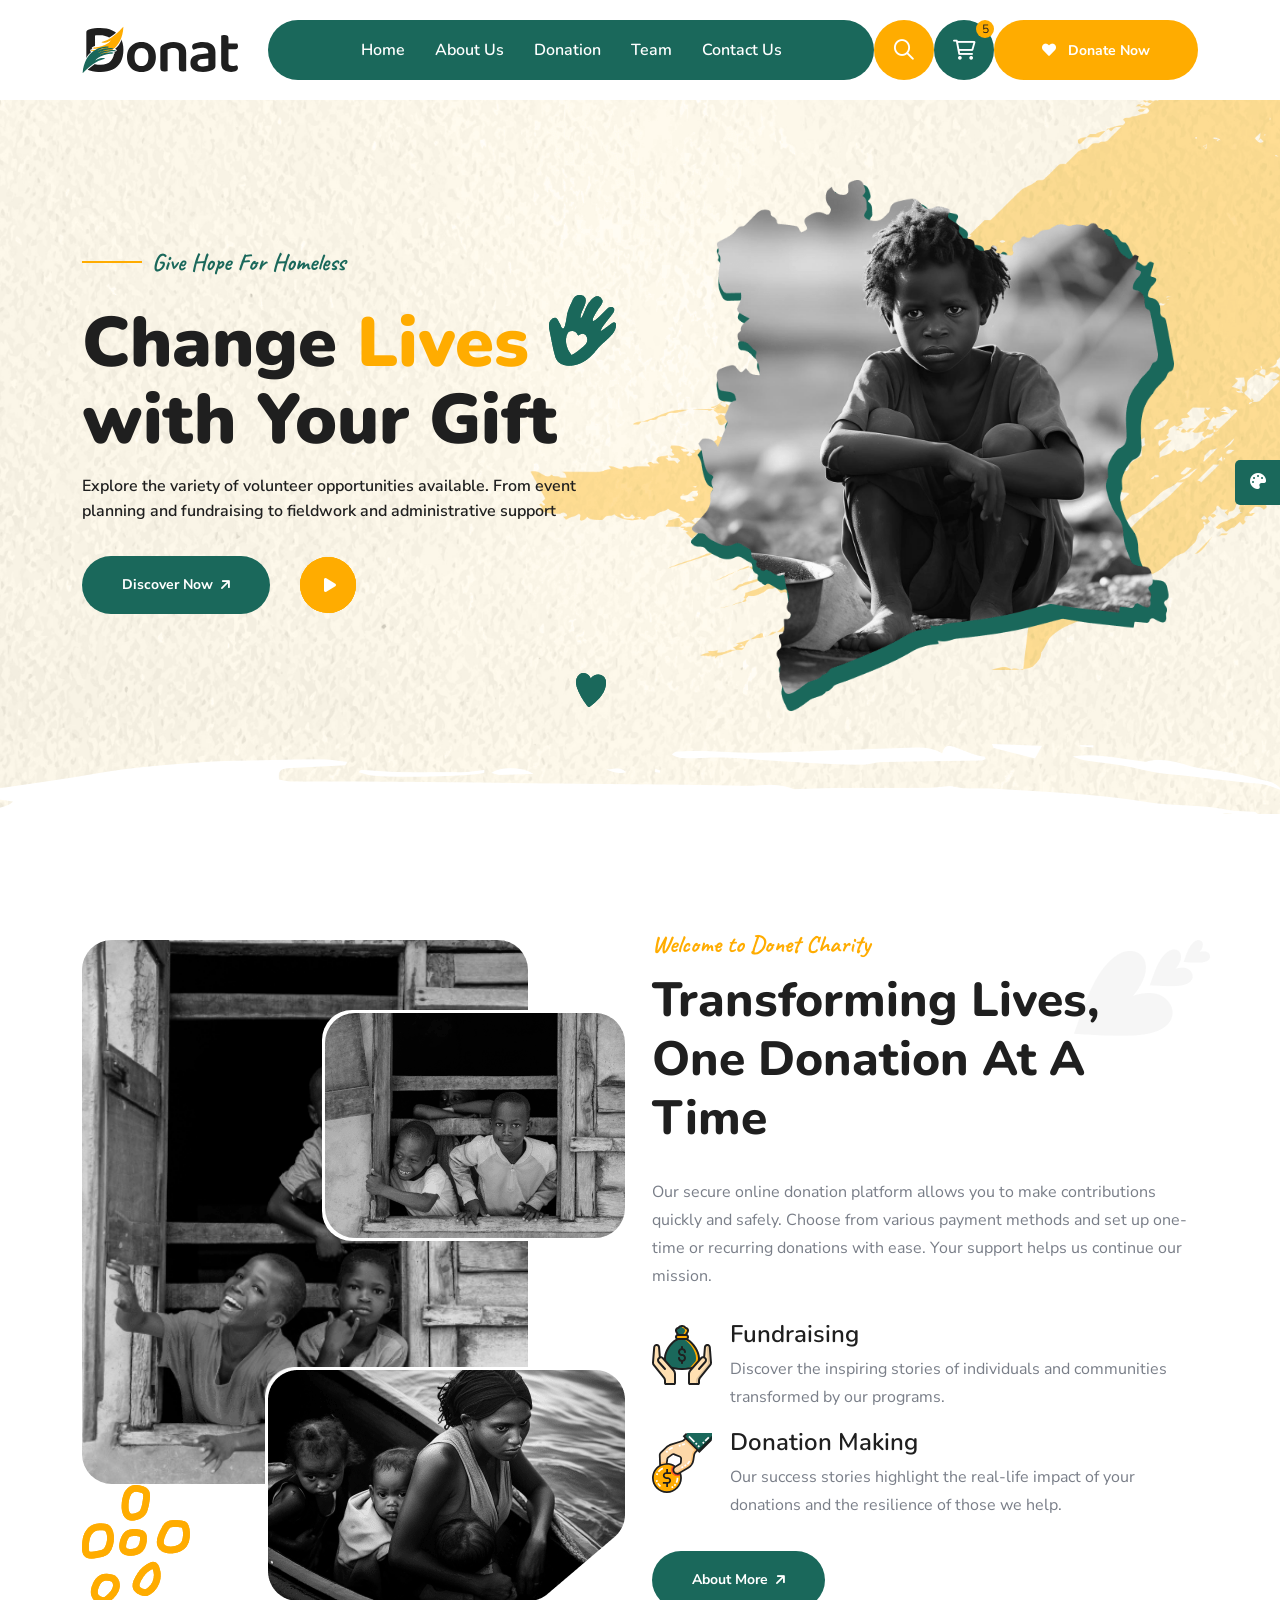
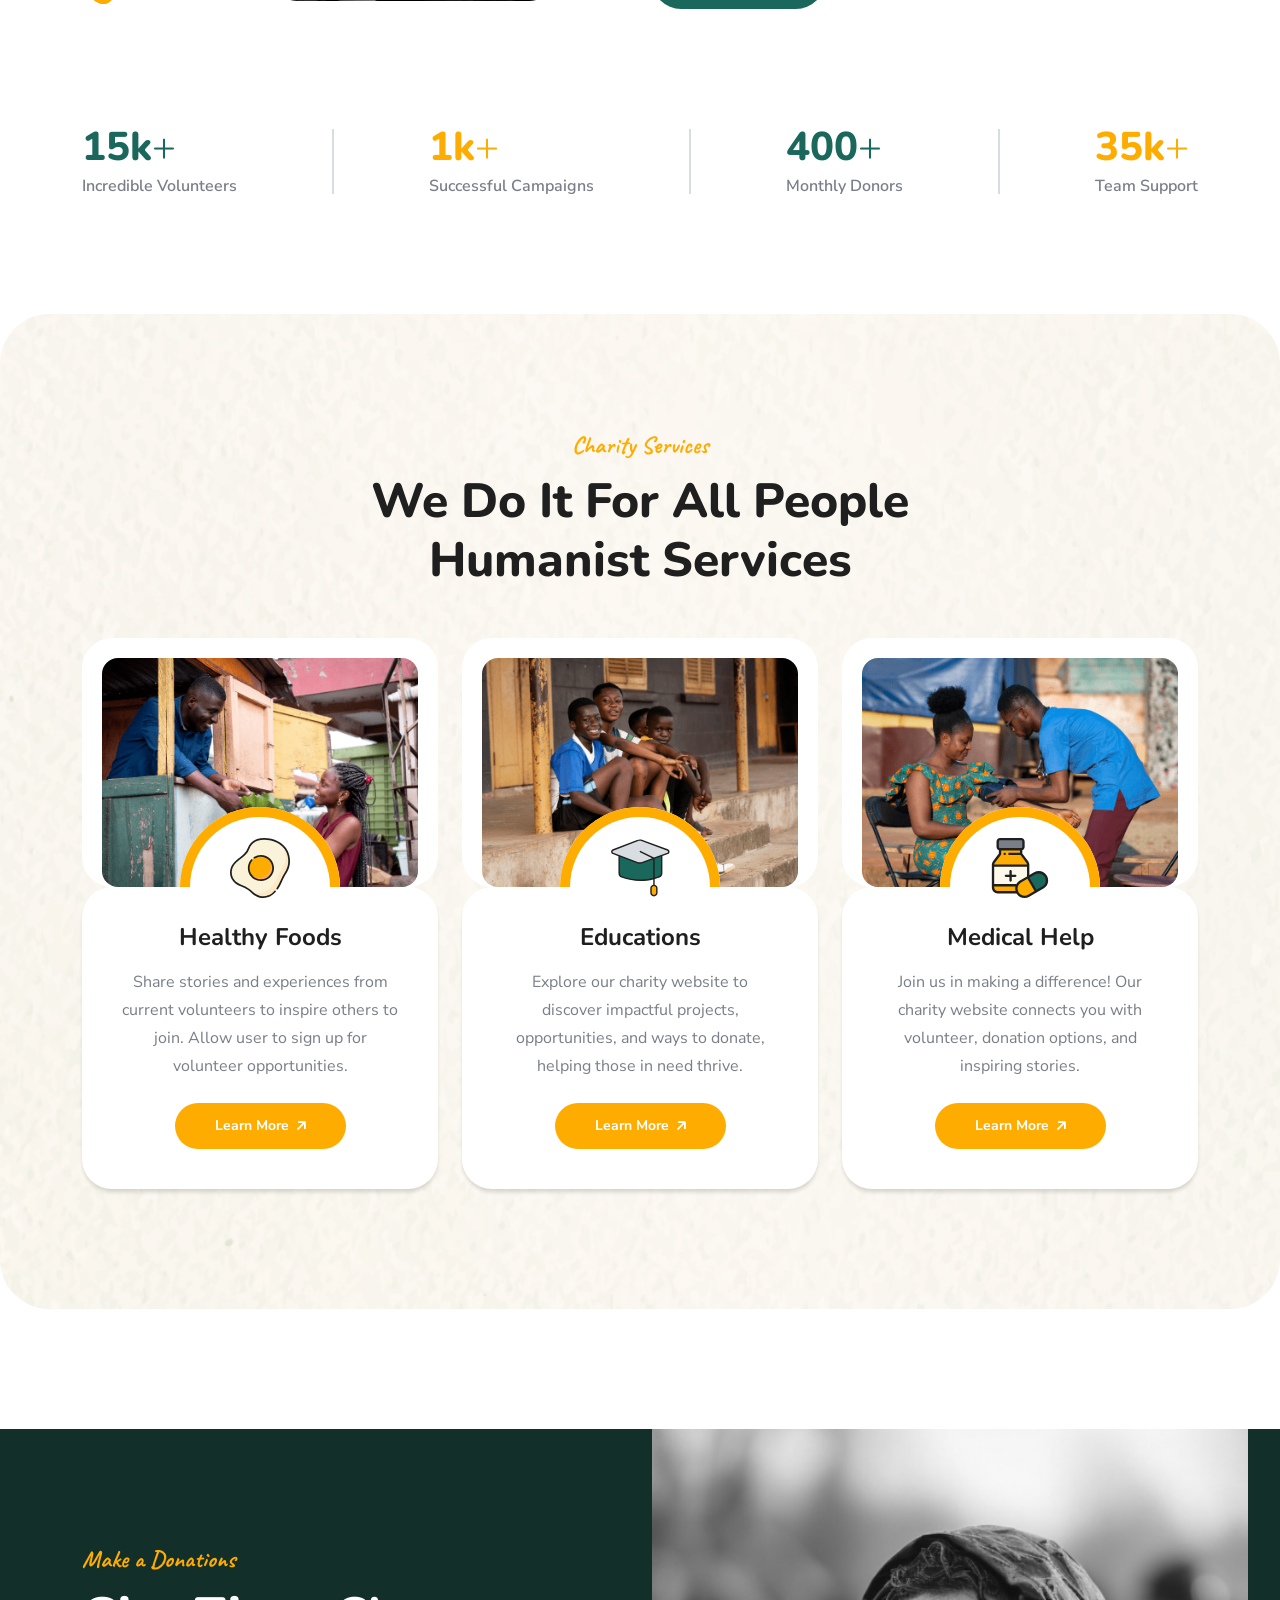
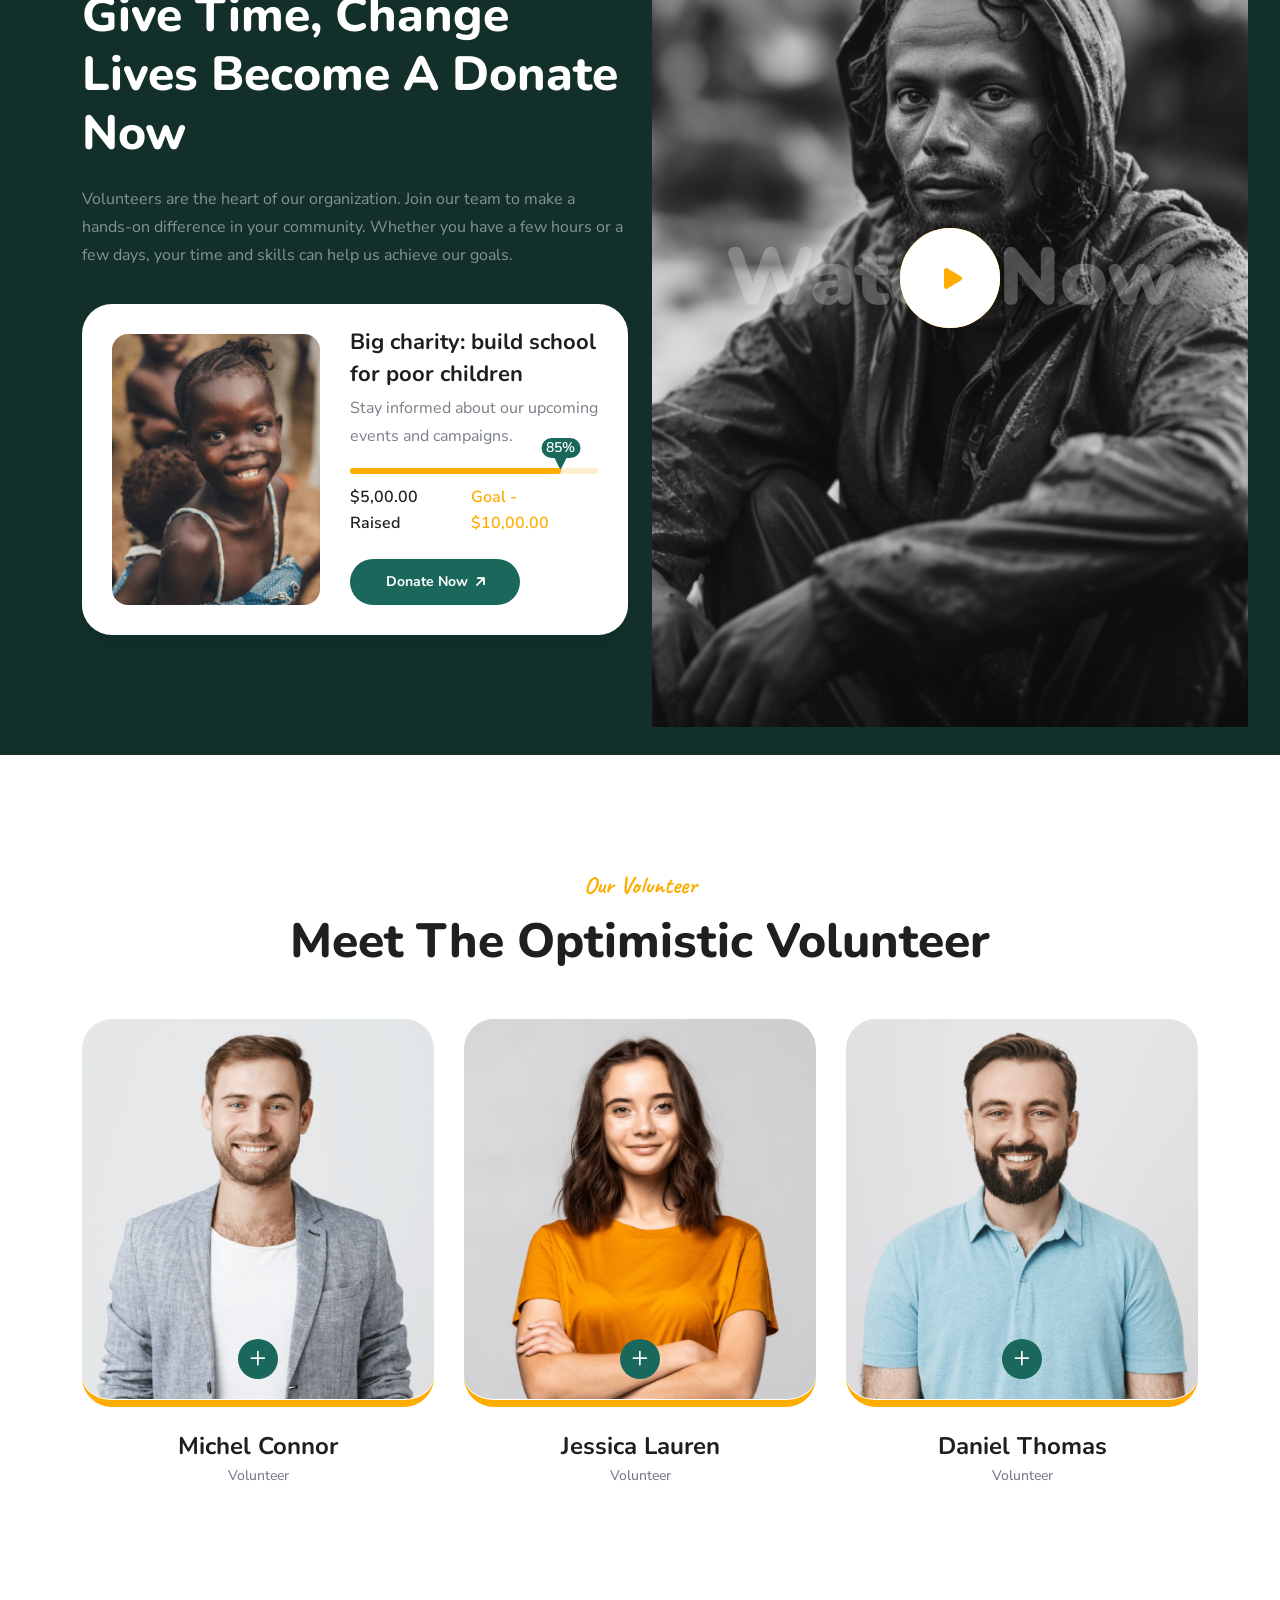
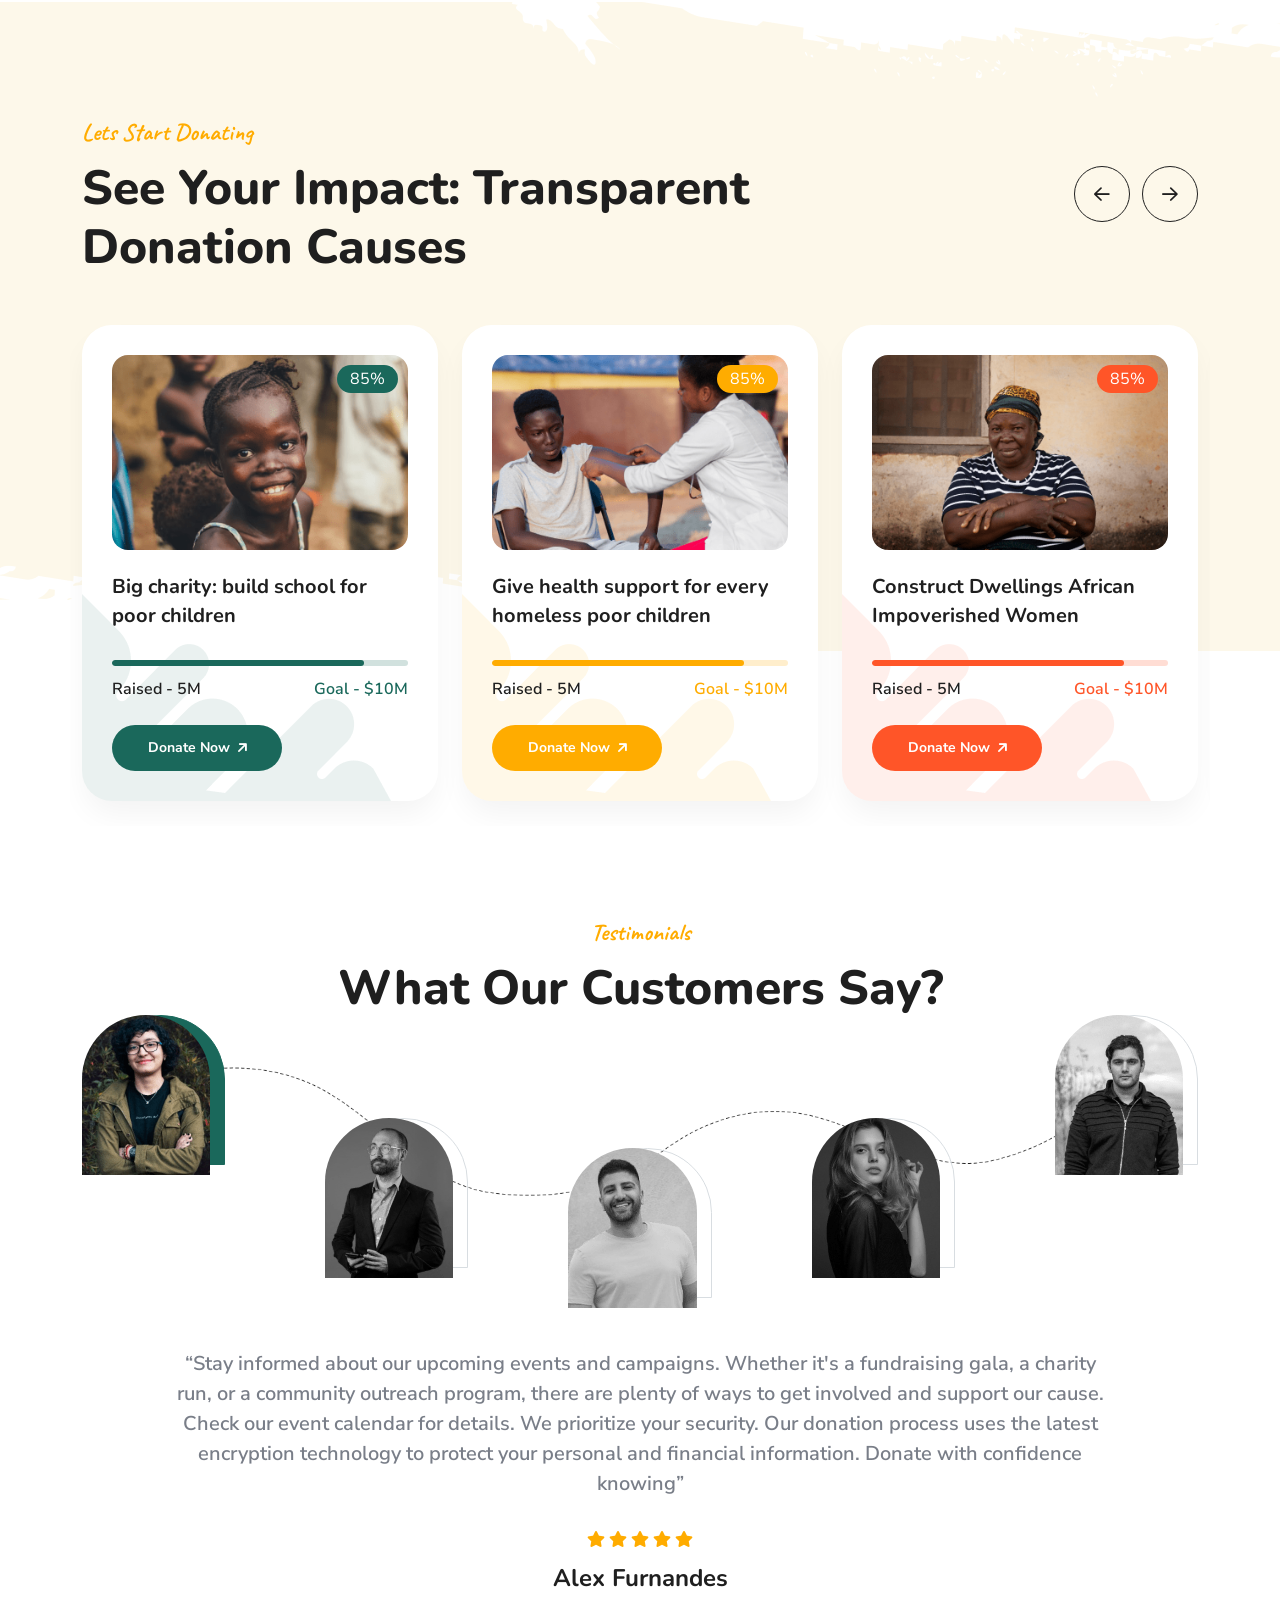
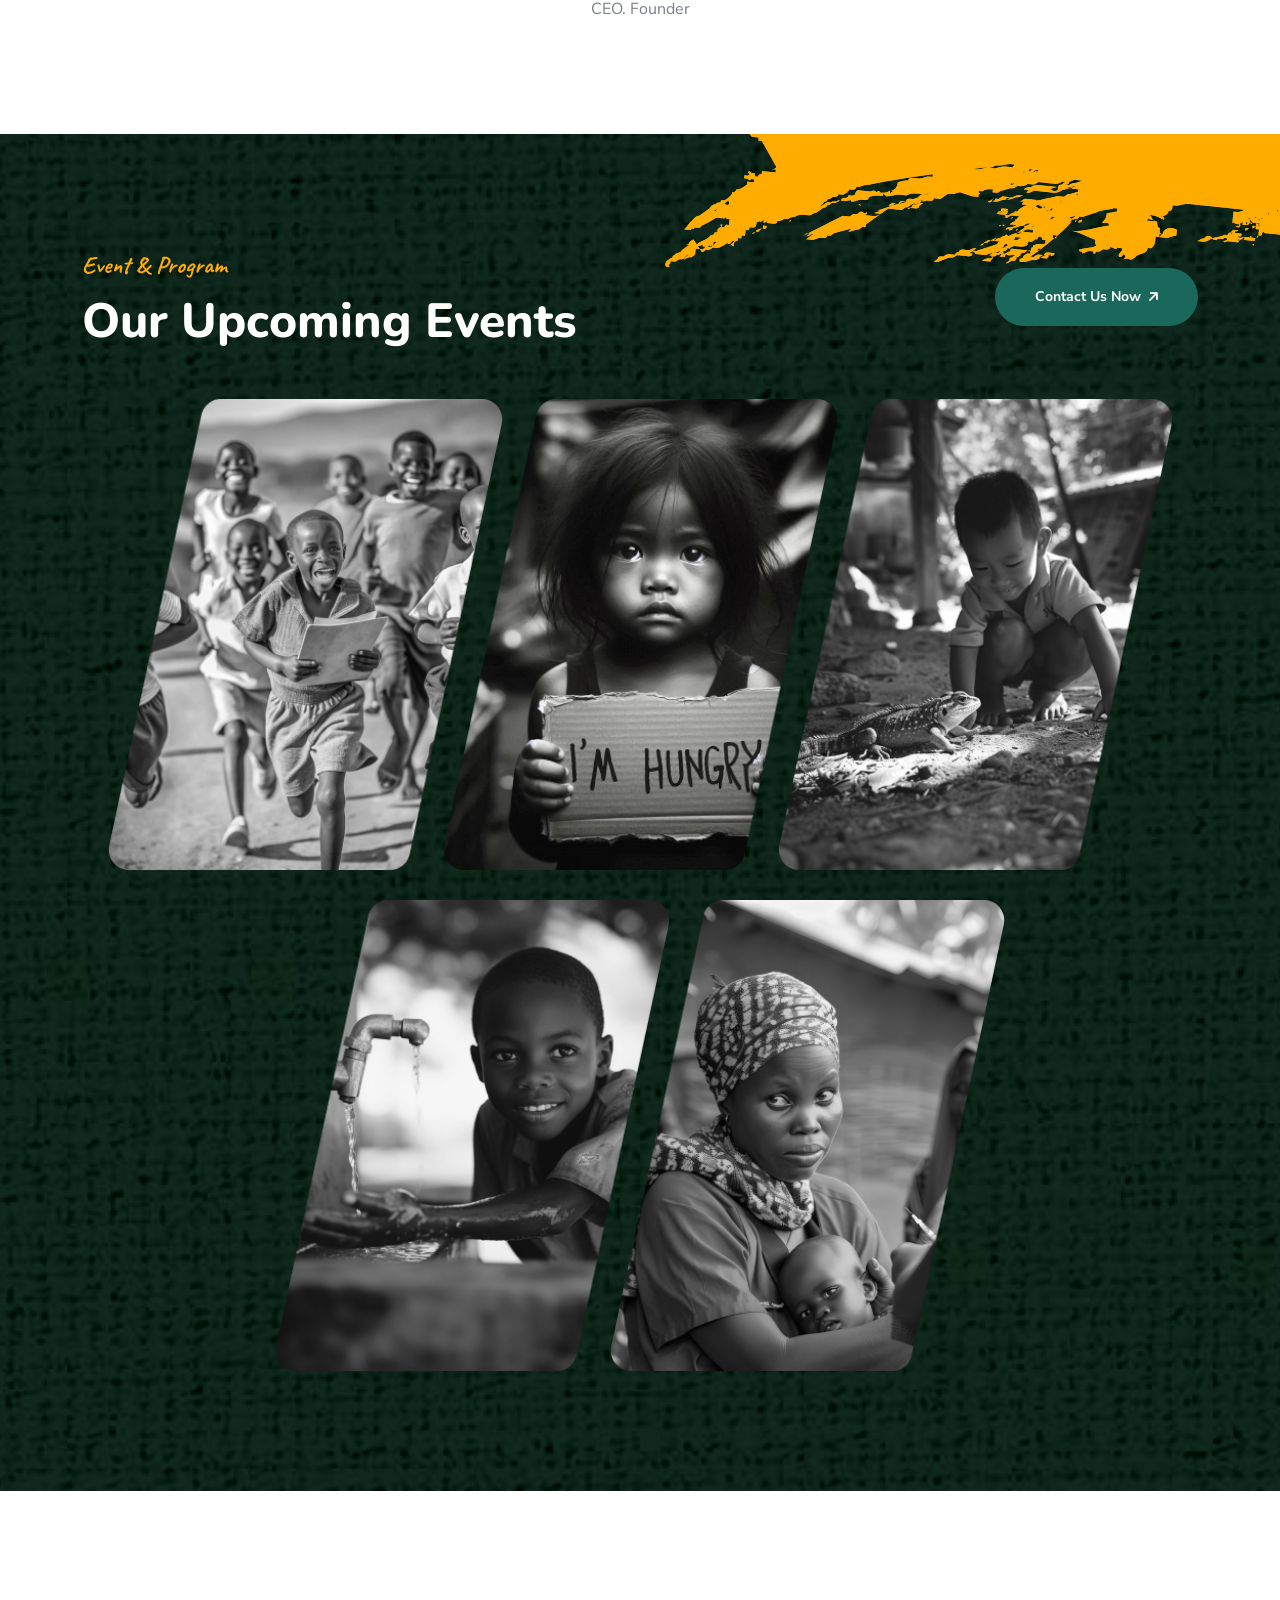
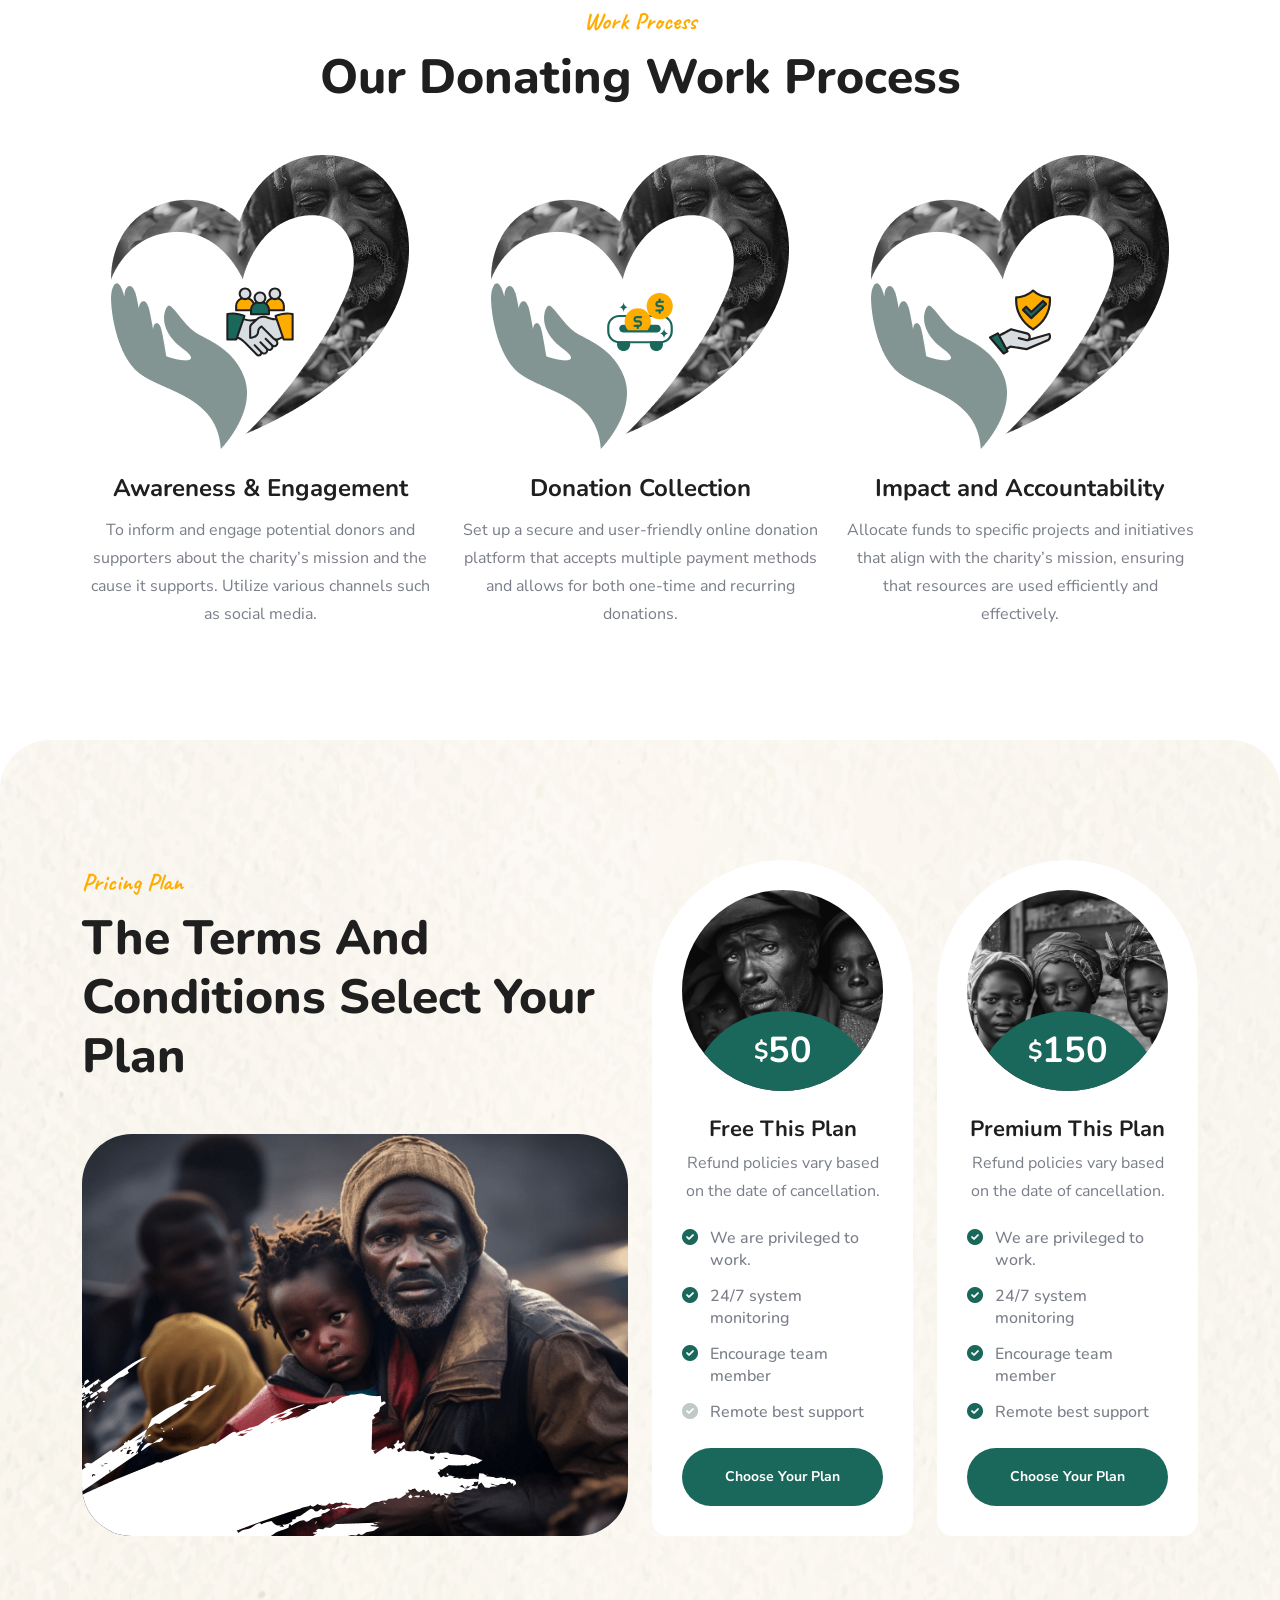
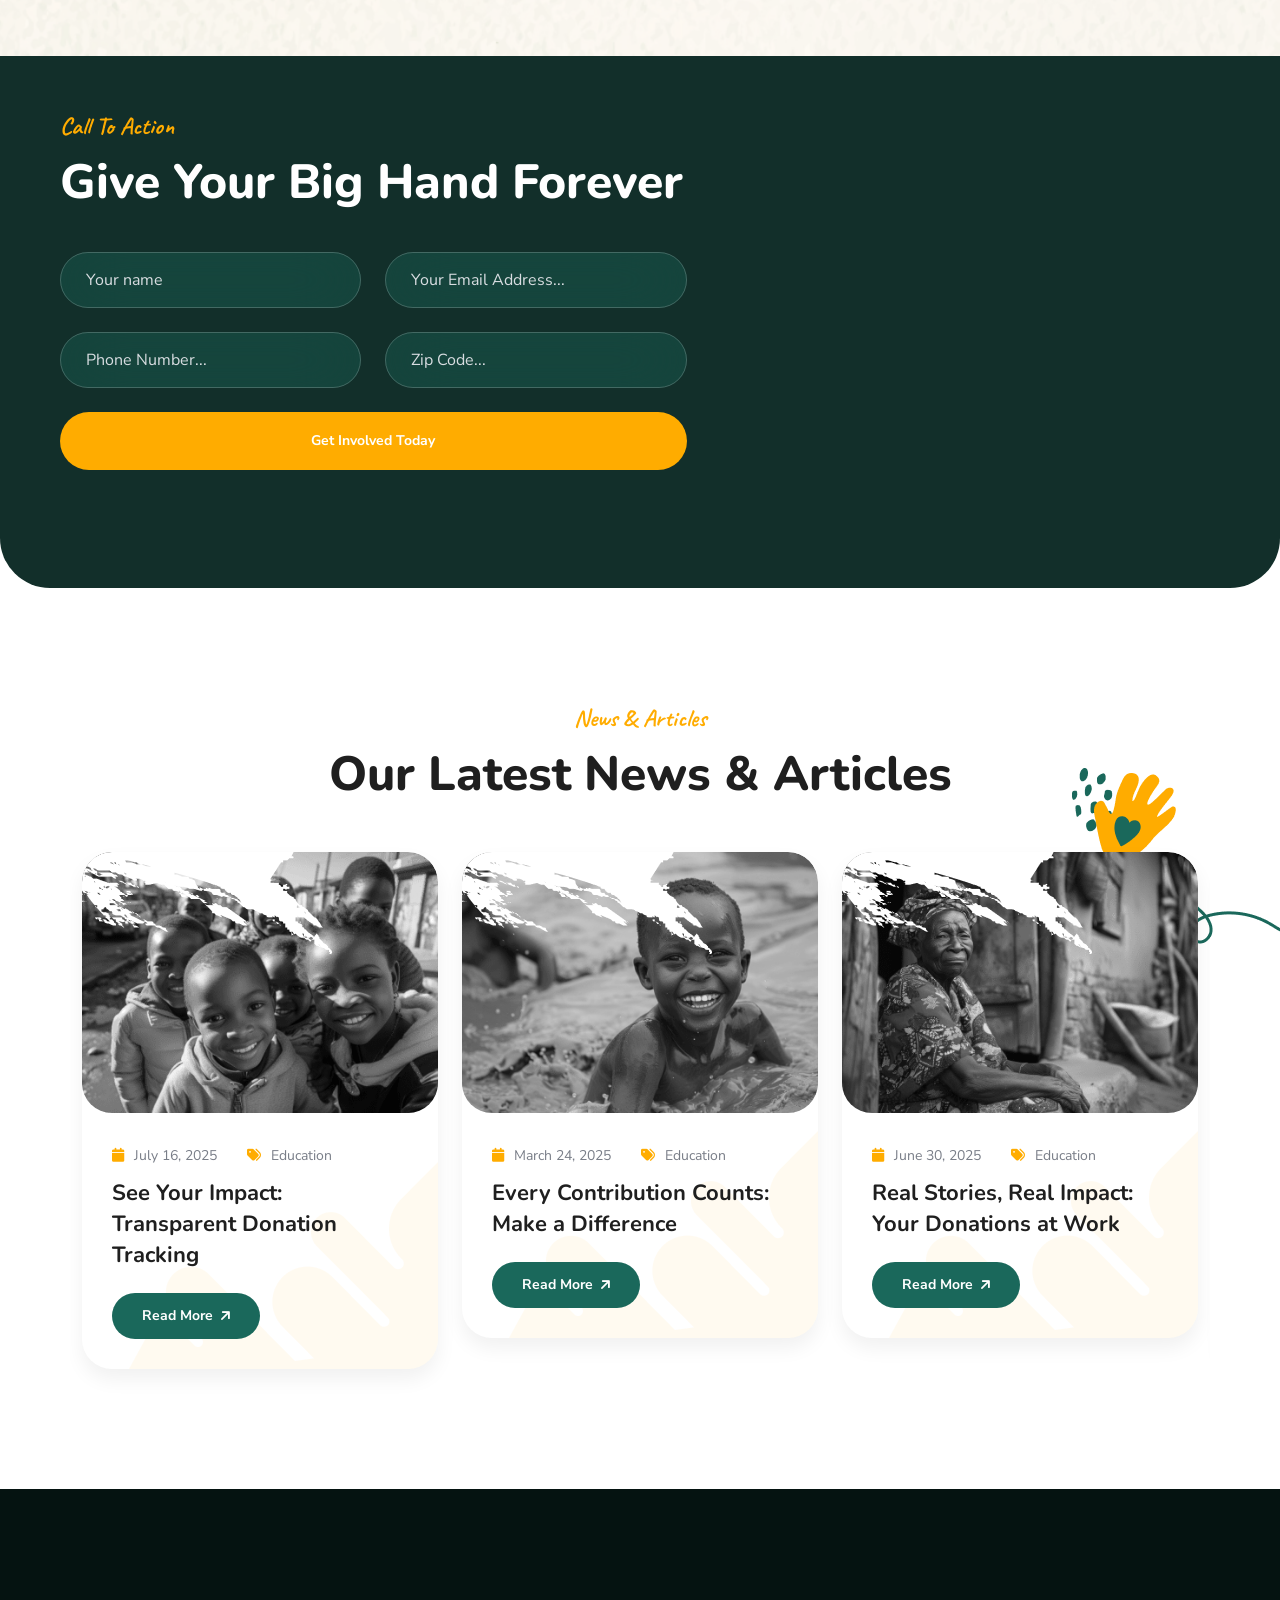
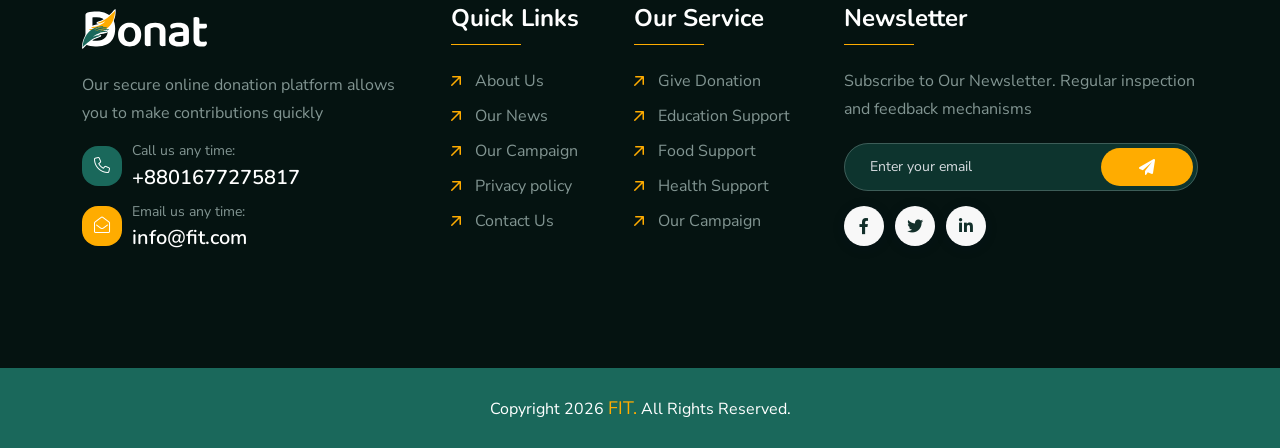
<file: index.html>
<!doctype html>
<html class="no-js" lang="zxx" dir="ltr">


<head>
    <meta charset="utf-8">
    <meta http-equiv="x-ua-compatible" content="ie=edge">
    <title>Donat - Charity & Donation HTML Template - Home Two</title>
    <meta name="author" content="Donat">
    <meta name="description" content="Donat - Charity & Donation HTML Template">
    <meta name="keywords" content="Donat - Charity & Donation HTML Template">
    <meta name="robots" content="INDEX,FOLLOW">

    <!-- Mobile Specific Metas -->
    <meta name="viewport" content="width=device-width, initial-scale=1, shrink-to-fit=no">

    <!-- Favicons - Place favicon.ico in the root directory -->
    <link rel="apple-touch-icon" sizes="57x57" href="assets/img/favicons/apple-icon-57x57.png">
    <link rel="apple-touch-icon" sizes="60x60" href="assets/img/favicons/apple-icon-60x60.png">
    <link rel="apple-touch-icon" sizes="72x72" href="assets/img/favicons/apple-icon-72x72.png">
    <link rel="apple-touch-icon" sizes="76x76" href="assets/img/favicons/apple-icon-76x76.png">
    <link rel="apple-touch-icon" sizes="114x114" href="assets/img/favicons/apple-icon-114x114.png">
    <link rel="apple-touch-icon" sizes="120x120" href="assets/img/favicons/apple-icon-120x120.png">
    <link rel="apple-touch-icon" sizes="144x144" href="assets/img/favicons/apple-icon-144x144.png">
    <link rel="apple-touch-icon" sizes="152x152" href="assets/img/favicons/apple-icon-152x152.png">
    <link rel="apple-touch-icon" sizes="180x180" href="assets/img/favicons/apple-icon-180x180.png">
    <link rel="icon" type="image/png" sizes="192x192" href="assets/img/favicons/android-icon-192x192.png">
    <link rel="icon" type="image/png" sizes="32x32" href="assets/img/favicons/favicon-32x32.png">
    <link rel="icon" type="image/png" sizes="96x96" href="assets/img/favicons/favicon-96x96.png">
    <link rel="icon" type="image/png" sizes="16x16" href="assets/img/favicons/favicon-16x16.png">
    <link rel="manifest" href="assets/img/favicons/manifest.json">
    <meta name="msapplication-TileColor" content="#ffffff">
    <meta name="msapplication-TileImage" content="assets/img/favicons/ms-icon-144x144.png">
    <meta name="theme-color" content="#ffffff">

    <!--==============================
	  Google Fonts
	============================== -->
    <link rel="preconnect" href="https://fonts.googleapis.com/">
    <link rel="preconnect" href="https://fonts.gstatic.com/" crossorigin>
    <link href="https://fonts.googleapis.com/css2?family=Caveat:wght@400..700&amp;family=Nunito+Sans:ital,opsz,wght@0,6..12,200..1000;1,6..12,200..1000&amp;family=Nunito:ital,wght@0,200..1000;1,200..1000&amp;display=swap" rel="stylesheet">

    <!--==============================
	    All CSS File
	============================== -->
    <!-- Bootstrap -->
    <link rel="stylesheet" href="assets/css/bootstrap.min.css">
    <!-- Fontawesome Icon -->
    <link rel="stylesheet" href="assets/css/fontawesome.min.css">
    <!-- Magnific Popup -->
    <link rel="stylesheet" href="assets/css/magnific-popup.min.css">
    <!-- Swiper Js -->
    <link rel="stylesheet" href="assets/css/swiper-bundle.min.css">
    <!-- Theme Custom CSS -->
    <link rel="stylesheet" href="assets/css/style.css">

</head>

<body>

    <!--[if lte IE 9]>
    	<p class="browserupgrade">You are using an <strong>outdated</strong> browser. Please <a href="https://browsehappy.com/">upgrade your browser</a> to improve your experience and security.</p>
  	<![endif]-->


    <!--********************************
   		Code Start From Here 
	******************************** -->

    <!--==============================
     Preloader
  ==============================-->
    <div class="preloader ">
        <button class="th-btn style2 preloaderCls">Cancel Preloader </button>
        <div class="preloader-inner">
            <span class="loader">
                FIT Donat
                <span class="loading-text">FIT Donat</span>
            </span>
        </div>
    </div><!--==============================
    Sidemenu
============================== -->
    <div class="sidemenu-wrapper sidemenu-cart ">
        <div class="sidemenu-content">
            <button class="closeButton sideMenuCls"><i class="far fa-times"></i></button>
            <div class="widget woocommerce widget_shopping_cart">
                <h3 class="widget_title">Shopping cart</h3>
                <div class="widget_shopping_cart_content">
                    <ul class="woocommerce-mini-cart cart_list product_list_widget ">
                        <li class="woocommerce-mini-cart-item mini_cart_item">
                            <a href="#" class="remove remove_from_cart_button"><i class="far fa-times"></i></a>
                            <a href="#"><img src="assets/img/product/product_thumb_1_1.png" alt="Cart Image">Books</a>
                            <span class="quantity">1 ×
                                <span class="woocommerce-Price-amount amount">
                                    <span class="woocommerce-Price-currencySymbol">$</span>940.00</span>
                            </span>
                        </li>
                        <li class="woocommerce-mini-cart-item mini_cart_item">
                            <a href="#" class="remove remove_from_cart_button"><i class="far fa-times"></i></a>
                            <a href="#"><img src="assets/img/product/product_thumb_1_2.png" alt="Cart Image">Medicine</a>
                            <span class="quantity">1 ×
                                <span class="woocommerce-Price-amount amount">
                                    <span class="woocommerce-Price-currencySymbol">$</span>899.00</span>
                            </span>
                        </li>
                        <li class="woocommerce-mini-cart-item mini_cart_item">
                            <a href="#" class="remove remove_from_cart_button"><i class="far fa-times"></i></a>
                            <a href="#"><img src="assets/img/product/product_thumb_1_3.png" alt="Cart Image">Dress</a>
                            <span class="quantity">1 ×
                                <span class="woocommerce-Price-amount amount">
                                    <span class="woocommerce-Price-currencySymbol">$</span>756.00</span>
                            </span>
                        </li>
                        <li class="woocommerce-mini-cart-item mini_cart_item">
                            <a href="#" class="remove remove_from_cart_button"><i class="far fa-times"></i></a>
                            <a href="#"><img src="assets/img/product/product_thumb_1_4.png" alt="Cart Image">Chair</a>
                            <span class="quantity">1 ×
                                <span class="woocommerce-Price-amount amount">
                                    <span class="woocommerce-Price-currencySymbol">$</span>723.00</span>
                            </span>
                        </li>
                        <li class="woocommerce-mini-cart-item mini_cart_item">
                            <a href="#" class="remove remove_from_cart_button"><i class="far fa-times"></i></a>
                            <a href="#"><img src="assets/img/product/product_thumb_1_5.png" alt="Cart Image">Cloths</a>
                            <span class="quantity">1 ×
                                <span class="woocommerce-Price-amount amount">
                                    <span class="woocommerce-Price-currencySymbol">$</span>1080.00</span>
                            </span>
                        </li>
                    </ul>
                    <p class="woocommerce-mini-cart__total total">
                        <strong>Subtotal:</strong>
                        <span class="woocommerce-Price-amount amount">
                            <span class="woocommerce-Price-currencySymbol">$</span>4398.00</span>
                    </p>
                    <p class="woocommerce-mini-cart__buttons buttons">
                        <a href="cart.html" class="th-btn wc-forward">View cart</a>
                        <a href="checkout.html" class="th-btn checkout wc-forward">Checkout</a>
                    </p>
                </div>
            </div>
        </div>
    </div>
    <div class="popup-search-box d-none d-lg-block">
        <button class="searchClose"><i class="far fa-times"></i></button>
        <form action="#">
            <input type="text" placeholder="What are you looking for?">
            <button type="submit"><i class="fal fa-search"></i></button>
        </form>
    </div><!--==============================
    Mobile Menu
  ============================== -->
    <div class="th-menu-wrapper">
        <div class="th-menu-area text-center">
            <button class="th-menu-toggle"><i class="fal fa-times"></i></button>
            <div class="mobile-logo">
                <a href="index.html"><img src="assets/img/logo.svg" alt="Donat"></a>
            </div>
            <div class="th-mobile-menu">
                <ul>
                    <li class="">
                        <a href="index.html">Home</a>
                    </li>
                
                    <li>
                        <a href="about.html">About Us</a>
                    </li>
                   <li>
                        <a href="donation.html">Donation.html</a>
                    </li>
                    
                    <li>
                        <a href="team.html">Team</a>
                    </li>
                    <li>
                        <a href="contact.html">Contact Us</a>
                    </li>

                </ul>
            </div>
        </div>
    </div>
    <div class="color-scheme-wrap active">
        <button class="switchIcon"><i class="fa-solid fa-palette"></i></button>
        <h3 class="color-scheme-wrap-title text-center">Color Switcher</h3>
        <h4 class="color-scheme-wrap-subtitle text-center">Theme Color</h4>
        <div class="color-switch-btns">
            <button data-color="#1A685B"><i class="fa-solid fa-droplet"></i></button>
            <button data-color="#f34e3a"><i class="fa-solid fa-droplet"></i></button>
            <button data-color="#FF4857"><i class="fa-solid fa-droplet"></i></button>
            <button data-color="#3843C1"><i class="fa-solid fa-droplet"></i></button>
            <button data-color="#FF7E02"><i class="fa-solid fa-droplet"></i></button>
        </div>
        <h4 class="color-scheme-wrap-subtitle mt-20 text-center">Secondary Color</h4>
        <div class="secondary-color-switch-btns">
            <button data-secondary-color="#FFAC00"><i class="fa-solid fa-droplet"></i></button>
            <button data-secondary-color="#F41E1E"><i class="fa-solid fa-droplet"></i></button>
            <button data-secondary-color="#f34e3a"><i class="fa-solid fa-droplet"></i></button>
            <button data-secondary-color="#FF4857"><i class="fa-solid fa-droplet"></i></button>
            <button data-secondary-color="#3843C1"><i class="fa-solid fa-droplet"></i></button>
        </div>
    </div><!--==============================
	Header Area
==============================-->
    <header class="th-header header-layout1 onepage-nav">
        <div class="sticky-wrapper">
            <!-- Main Menu Area -->
            <div class="container">
                <div class="menu-area">
                    <div class="header-logo">
                        <a href="index.html"><img src="assets/img/logo.svg" alt="Donat"></a>
                    </div>
                    <div class="menu-area-wrap">
                        <nav class="main-menu d-none d-lg-block">
                            <ul>
                                <li class="">
                                    <a href="index.html">Home</a>                       
                                </li>
                                <li>
                                    <a href="about.html">About Us</a>
                                </li>
                               <li>
                                    <a href="donation.html">Donation</a>
                                </li>
                                
                                <li>
                                    <a href="team.html">Team</a>
                                </li>

                                <li>
                                    <a href="contact.html">Contact Us</a>
                                </li>

                            </ul>
                        </nav>
                        <p class="header-notice"><img class="me-1" src="assets/img/icon/heart-icon.svg" alt="img">Are you ready to help them? Let’s become a volunteers...</p>
                    </div>
                    <div class="header-button">
                        <button type="button" class="icon-btn style2 searchBoxToggler d-lg-block d-none"><i class="far fa-search"></i></button>
                        <button type="button" class="icon-btn sideMenuToggler">
                            <span class="badge">5</span>
                            <i class="fa-regular fa-cart-shopping"></i>
                        </button>
                        <a href="contact.html" class="th-btn style3 d-xl-block d-none"><i class="fas fa-heart me-2"></i> Donate Now</a>
                        <button type="button" class="icon-btn th-menu-toggle d-lg-none"><i class="far fa-bars"></i></button>
                    </div>
                </div>
            </div>
        </div>
    </header>


    <!--==============================
Hero Area
==============================-->
    <div class="th-hero-wrapper hero-2" id="hero" data-bg-src="assets/img/hero/hero_bg_2_1.png" data-overlay="gray">
        <div class="shape-mockup hero-shape-2-1 jump" data-top="14%" data-left="5%">
            <div class="color-masking">
                <div class="masking-src" data-mask-src="assets/img/hero/hero-bg-shape2-1.png"></div>
                <img src="assets/img/hero/hero-bg-shape2-1.png" alt="shape">
            </div>
        </div>
        <div class="shape-mockup hero-shape-2-2 jump-reverse" data-top="9%" data-left="45%">
            <img src="assets/img/hero/hero-bg-shape2-2.png" alt="shape">
        </div>
        <div class="shape-mockup hero-shape-2-4 ripple-animation" data-bottom="15%" data-left="45%">
            <div class="color-masking">
                <div class="masking-src" data-mask-src="assets/img/hero/hero-bg-shape2-4.png"></div>
                <img src="assets/img/hero/hero-bg-shape2-4.png" alt="shape">
            </div>
        </div>
        <div class="shape-mockup hero-shape-2-5" data-bottom="-3%" data-left="8.5%">
            <div class="color-masking2">
                <div class="masking-src" data-mask-src="assets/img/hero/hero-bg-shape2-5.png"></div>
                <img src="assets/img/hero/hero-bg-shape2-5.png" alt="shape">
            </div>
        </div>
        <div class="shape-mockup hero-shape-2-6" data-bottom="-5%" data-left="3%">
            <div class="color-masking">
                <div class="masking-src" data-mask-src="assets/img/hero/hero-bg-shape2-6.png"></div>
                <img src="assets/img/hero/hero-bg-shape2-6.png" alt="shape">
            </div>
        </div>
        <div class="shape-mockup hero-shape-2-7" data-bottom="-7%" data-left="0%">
            <img src="assets/img/hero/hero-bg-shape2-7.png" alt="shape">
        </div>
        <div class="shape-mockup hero-shape-2-8" data-top="0%" data-right="0%">
            <div class="color-masking2">
                <div class="masking-src" data-mask-src="assets/img/hero/hero-bg-shape2-8.png"></div>
                <img src="assets/img/hero/hero-bg-shape2-8.png" alt="shape">
            </div>
        </div>
        <div class="shape-mockup hero-shape-2-9" data-bottom="0%" data-left="0%" data-right="0">
            <img src="assets/img/hero/hero-bg-shape2-9.png" alt="shape">
        </div>
        <div class="container">
            <div class="row gx-40 align-items-center flex-row-reverse">
                <div class="col-lg-6">
                    <div class="hero-2-img">
                        <img src="assets/img/hero/hero_thumb_1_1.jpg" alt="Image">
                        <div class="hero-2-shape" data-mask-src="assets/img/hero/hero-thumb-shape2-1.png"></div>
                    </div>
                </div>
                <div class="col-lg-6">
                    <div class="hero-style2">
                        <span class="sub-title after-none">Give Hope For Homeless</span>
                        <h1 class="hero-title">
                            <span class="title1">Change <span class="text-theme2">Lives</span>
                                <div class="color-masking shake d-inline-flex">
                                    <div class="masking-src" data-mask-src="assets/img/hero/hero-bg-shape2-3.png"></div>
                                    <img src="assets/img/hero/hero-bg-shape2-3.png" alt="shape">
                                </div>
                            </span>
                            <span class="title2">with Your Gift</span>
                        </h1>
                        <p class="hero-text">Explore the variety of volunteer opportunities available. From event planning and fundraising to fieldwork and administrative support</p>
                        <div class="btn-wrap">
                            <a href="about.html" class="th-btn">Discover Now<i class="fa-solid fa-arrow-up-right ms-2"></i></a>
                            <a href="https://www.youtube.com/watch?v=_sI_Ps7JSEk" class="play-btn style3 popup-video"><i class="fas fa-play"></i></a>
                        </div>
                    </div>
                </div>

            </div>

        </div>
    </div>
    <!--======== / Hero Section ========-->
    <!--==============================
About Area  
==============================-->
    <div class="overflow-hidden space" id="about-sec">
        <div class="shape-mockup about-bg-shape2-1 jump-reverse" data-top="10%" data-right="5%">
            <img src="assets/img/shape/heart-shape1.png" alt="shape">
        </div>
        <div class="container">
            <div class="row gx-60 gy-60 align-items-center">
                <div class="col-xl-6 col-lg-10">
                    <div class="img-box2">
                        <div class="img1">
                            <img src="assets/img/normal/about_2_1.png" alt="About">
                        </div>
                        <div class="img2 jump">
                            <img src="assets/img/normal/about_2_2.png" alt="About">
                        </div>
                        <div class="img3 moving" data-mask-src="assets/img/normal/about_2_3-mask.png">
                            <img data-mask-src="assets/img/normal/about_2_3-mask.png" src="assets/img/normal/about_2_3.png" alt="About">
                        </div>
                        <div class="about-shape2-1 jump">
                            <div class="color-masking">
                                <div class="masking-src" data-mask-src="assets/img/shape/about_shape2_1.png"></div>
                                <img src="assets/img/shape/about_shape2_1.png" alt="img">
                            </div>
                        </div>
                        <div class="about-shape2-2 jump-reverse">
                            <div class="color-masking2">
                                <div class="masking-src" data-mask-src="assets/img/shape/about_shape2_2.png"></div>
                                <img src="assets/img/shape/about_shape2_2.png" alt="img">
                            </div>
                        </div>
                    </div>
                </div>
                <div class="col-xl-6">
                    <div class="about-wrap2">
                        <div class="title-area mb-35">
                            <span class="sub-title after-none before-none">Welcome to Donet Charity</span>
                            <h2 class="sec-title">Transforming Lives,
                                One Donation at a Time</h2>
                            <p class="mt-30">Our secure online donation platform allows you to make contributions quickly and safely. Choose from various payment methods and set up one-time or recurring donations with ease. Your support helps us continue our mission.</p>
                        </div>
                        <div class="about-feature-grid">
                            <div class="box-icon">
                                <img src="assets/img/icon/about-icon2-1.svg" alt="icon">
                            </div>
                            <div class="media-body">
                                <h4 class="box-title">Fundraising</h4>
                                <p class="box-text">Discover the inspiring stories of individuals and communities transformed by our programs.</p>
                            </div>
                        </div>
                        <div class="about-feature-grid">
                            <div class="box-icon">
                                <img src="assets/img/icon/about-icon2-2.svg" alt="icon">
                            </div>
                            <div class="media-body">
                                <h4 class="box-title">Donation Making</h4>
                                <p class="box-text">Our success stories highlight the real-life impact of your donations and the resilience of those we help.</p>
                            </div>
                        </div>
                        <div class="btn-wrap mt-40">
                            <a href="about.html" class="th-btn">About More<i class="fas fa-arrow-up-right ms-2"></i></a>
                        </div>
                    </div>
                </div>
            </div>
        </div>
    </div>


    <!--==============================
Counter Area  
==============================-->
    <div class="space-bottom">
        <div class="container">
            <div class="counter-wrap">
                <div class="counter-card">
                    <div class="media-body">
                        <h2 class="box-number text-theme"><span class="counter-number">15</span>k<span class="fw-light">+</span></h2>
                        <p class="box-text">Incredible Volunteers</p>
                    </div>
                </div>
                <div class="divider"></div>
                <div class="counter-card">
                    <div class="media-body">
                        <h2 class="box-number text-theme2"><span class="counter-number">1</span>k<span class="fw-light">+</span></h2>
                        <p class="box-text">Successful Campaigns</p>
                    </div>
                </div>
                <div class="divider"></div>
                <div class="counter-card">
                    <div class="media-body">
                        <h2 class="box-number text-theme"><span class="counter-number">400</span><span class="fw-light">+</span></h2>
                        <p class="box-text">Monthly Donors</p>
                    </div>
                </div>
                <div class="divider"></div>
                <div class="counter-card">
                    <div class="media-body">
                        <h2 class="box-number text-theme2"><span class="counter-number">35</span>k<span class="fw-light">+</span></h2>
                        <p class="box-text">Team Support</p>
                    </div>
                </div>
                <div class="divider"></div>
            </div>
        </div>
    </div>
    <!--==============================
Service Area  
==============================-->
    <section class="space-bottom overflow-hidden" id="service-sec">
        <div class="service-wrap1 space th-radius overflow-hidden" data-bg-src="assets/img/bg/gray-bg2.png" data-overlay="gray" data-opacity="5">
            <div class="shape-mockup service-bg-shape1-5 d-xxl-inline-block d-none z-index-3 spin" data-top="15%" data-left="18%">
                <div class="color-masking">
                    <div class="masking-src" data-mask-src="assets/img/shape/service_shape2_1.png"></div>
                    <img src="assets/img/shape/service_shape2_1.png" alt="img">
                </div>
            </div>
            <div class="shape-mockup service-bg-shape1-6 d-xxl-inline-block d-none z-index-3 jump" data-bottom="28%" data-right="5%">
                <div class="color-masking2">
                    <div class="masking-src" data-mask-src="assets/img/shape/service_shape2_2.png"></div>
                    <img src="assets/img/shape/service_shape2_2.png" alt="img">
                </div>
            </div>
            <div class="container">
                <div class="row justify-content-center">
                    <div class="col-lg-7">
                        <div class="title-area text-center">
                            <span class="sub-title after-none before-none">Charity Services</span>
                            <h2 class="sec-title">We Do it for all People
                                Humanist Services</h2>
                        </div>
                    </div>
                </div>
                <div class="row gy-30 gx-30 justify-content-center">
                    <div class="col-xl-4 col-md-6">
                        <div class="service-card style2">
                            <div class="box-thumb">
                                <img src="assets/img/service/service_card_1_1.png" alt="img">
                            </div>
                            <div class="box-icon">
                                <img src="assets/img/icon/service-icon/service-card-icon1-1.svg" alt="Icon">
                            </div>
                            <div class="box-content">
                                <h3 class="box-title"><a href="about.html">Healthy Foods</a></h3>
                                <p class="box-text">Share stories and experiences from current volunteers to inspire others to join. Allow user to sign up for volunteer opportunities.</p>
                                <a href="about.html" class="th-btn">Learn More<i class="fas fa-arrow-up-right ms-2"></i></a>
                            </div>
                        </div>
                    </div>
                    <div class="col-xl-4 col-md-6">
                        <div class="service-card style2">
                            <div class="box-thumb">
                                <img src="assets/img/service/service_card_1_2.png" alt="img">
                            </div>
                            <div class="box-icon">
                                <img src="assets/img/icon/service-icon/service-card-icon1-2.svg" alt="Icon">
                            </div>
                            <div class="box-content">
                                <h3 class="box-title"><a href="about.html">Educations</a></h3>
                                <p class="box-text">Explore our charity website to discover impactful projects, opportunities, and ways to donate, helping those in need thrive.</p>
                                <a href="about.html" class="th-btn">Learn More<i class="fas fa-arrow-up-right ms-2"></i></a>
                            </div>
                        </div>
                    </div>
                    <div class="col-xl-4 col-md-6">
                        <div class="service-card style2">
                            <div class="box-thumb">
                                <img src="assets/img/service/service_card_1_3.png" alt="img">
                            </div>
                            <div class="box-icon">
                                <img src="assets/img/icon/service-icon/service-card-icon1-3.svg" alt="Icon">
                            </div>
                            <div class="box-content">
                                <h3 class="box-title"><a href="about.html">Medical Help</a></h3>
                                <p class="box-text">Join us in making a difference! Our charity website connects you with volunteer, donation options, and inspiring stories.</p>
                                <a href="about.html" class="th-btn">Learn More<i class="fas fa-arrow-up-right ms-2"></i></a>
                            </div>
                        </div>
                    </div>
                </div>
            </div>
        </div>
    </section>

    <!--==============================
Video Area  
==============================-->
    <div class="video-area-2 space bg-theme-dark">
        <div class="shape-mockup video-bg-shape2-1" data-top="0" data-left="0" data-bottom="0">
            <img src="assets/img/shape/video_shape2_1.png" alt="img">
        </div>
        <div class="container">
            <div class="row gy-40 gx-80 justify-content-between">
                <div class="col-xl-6">
                    <div class="title-area mb-35">
                        <span class="sub-title after-none before-none">Make a Donations </span>
                        <h2 class="sec-title text-white">Give Time, Change Lives
                            Become a Donate Now</h2>
                        <p class="text-light">Volunteers are the heart of our organization. Join our team to make a hands-on difference in your community. Whether you have a few hours or a few days, your time and skills can help us achieve our goals.</p>
                    </div>
                    <div class="donation-card style2">
                        <div class="box-thumb">
                            <img src="assets/img/donation/donation2-1.png" alt="image">
                        </div>
                        <div class="box-content">
                            <h3 class="box-title"><a href="blog-details.html">Big charity: build school for poor children</a></h3>
                            <p>Stay informed about our upcoming events and campaigns.</p>
                            <div class="donation-card_progress-wrap">
                                <div class="progress">
                                    <div class="progress-bar" style="width: 85%;">
                                        <div class="progress-value">85%</div>
                                    </div>
                                </div>
                                <div class="donation-card_progress-content">
                                    <span class="donation-card_raise">$5,00.00 Raised</span>
                                    <span class="donation-card_goal text-theme2">Goal - $10,00.00</span>
                                </div>
                            </div>
                            <a href="blog-details.html" class="th-btn style6">Donate Now <i class="fas fa-arrow-up-right ms-2"></i></a>
                        </div>
                    </div>
                </div>
                <div class="col-xl-6">
                    <div class="video-thumb2-1 video-box-center">
                        <img src="assets/img/normal/video-thumb2-1.png" alt="img">
                        <h2 class="video-title">Watch Now</h2>
                        <a href="https://www.youtube.com/watch?v=_sI_Ps7JSEk" class="play-btn style5 popup-video"><i class="fa-sharp fa-solid fa-play"></i></a>
                    </div>
                </div>
            </div>
        </div>
    </div><!--==============================
Team Area  
==============================-->
    <section class="space team-area-2">
        <div class="shape-mockup team-bg-shape2-1 spin d-xxl-block d-none" data-top="20%" data-right="3%"><img src="assets/img/shape/hand-group-shape1.png" alt="img"></div>
        <div class="container">
            <div class="title-area text-center">
                <span class="sub-title after-none before-none">Our Volunteer</span>
                <h2 class="sec-title">Meet The Optimistic Volunteer</h2>
            </div>
            <div class="slider-area">
                <div class="swiper th-slider has-shadow team-slider2" id="teamSlider2" data-slider-options='{"spaceBetween": "30","breakpoints":{"0":{"slidesPerView":1},"576":{"slidesPerView":"1"},"768":{"slidesPerView":"2"},"992":{"slidesPerView":"3"},"1200":{"slidesPerView":"3"}}}'>
                    <div class="swiper-wrapper">
                        <!-- Single Item -->
                        <div class="swiper-slide">
                            <div class="th-team team-card2">
                                <div class="img-wrap">
                                    <div class="team-img">
                                        <img src="assets/img/team/team_2_1.png" alt="Team">
                                    </div>
                                    <div class="team-social-hover">
                                        <a href="#" class="team-social-hover_btn">
                                            <i class="far fa-plus"></i>
                                        </a>
                                        <div class="th-social">
                                            <a target="_blank" href="https://twitter.com/"><i class="fab fa-twitter"></i></a>
                                            <a target="_blank" href="https://facebook.com/"><i class="fab fa-facebook-f"></i></a>
                                            <a target="_blank" href="https://instagram.com/"><i class="fab fa-instagram"></i></a>
                                            <a target="_blank" href="https://behance.com/"><i class="fab fa-behance"></i></a>
                                        </div>
                                    </div>
                                </div>
                                <div class="team-card-content">
                                    <h3 class="box-title"><a href="team-details.html">Michel Connor</a></h3>
                                    <span class="team-desig">Volunteer</span>
                                </div>
                            </div>
                        </div>

                        <!-- Single Item -->
                        <div class="swiper-slide">
                            <div class="th-team team-card2">
                                <div class="img-wrap">
                                    <div class="team-img">
                                        <img src="assets/img/team/team_2_2.png" alt="Team">
                                    </div>
                                    <div class="team-social-hover">
                                        <a href="#" class="team-social-hover_btn">
                                            <i class="far fa-plus"></i>
                                        </a>
                                        <div class="th-social">
                                            <a target="_blank" href="https://twitter.com/"><i class="fab fa-twitter"></i></a>
                                            <a target="_blank" href="https://facebook.com/"><i class="fab fa-facebook-f"></i></a>
                                            <a target="_blank" href="https://instagram.com/"><i class="fab fa-instagram"></i></a>
                                            <a target="_blank" href="https://behance.com/"><i class="fab fa-behance"></i></a>
                                        </div>
                                    </div>
                                </div>
                                <div class="team-card-content">
                                    <h3 class="box-title"><a href="team-details.html">Jessica Lauren</a></h3>
                                    <span class="team-desig">Volunteer</span>
                                </div>
                            </div>
                        </div>

                        <!-- Single Item -->
                        <div class="swiper-slide">
                            <div class="th-team team-card2">
                                <div class="img-wrap">
                                    <div class="team-img">
                                        <img src="assets/img/team/team_2_3.png" alt="Team">
                                    </div>
                                    <div class="team-social-hover">
                                        <a href="#" class="team-social-hover_btn">
                                            <i class="far fa-plus"></i>
                                        </a>
                                        <div class="th-social">
                                            <a target="_blank" href="https://twitter.com/"><i class="fab fa-twitter"></i></a>
                                            <a target="_blank" href="https://facebook.com/"><i class="fab fa-facebook-f"></i></a>
                                            <a target="_blank" href="https://instagram.com/"><i class="fab fa-instagram"></i></a>
                                            <a target="_blank" href="https://behance.com/"><i class="fab fa-behance"></i></a>
                                        </div>
                                    </div>
                                </div>
                                <div class="team-card-content">
                                    <h3 class="box-title"><a href="team-details.html">Daniel Thomas</a></h3>
                                    <span class="team-desig">Volunteer</span>
                                </div>
                            </div>
                        </div>

                        <!-- Single Item -->
                        <div class="swiper-slide">
                            <div class="th-team team-card2">
                                <div class="img-wrap">
                                    <div class="team-img">
                                        <img src="assets/img/team/team_2_1.png" alt="Team">
                                    </div>
                                    <div class="team-social-hover">
                                        <a href="#" class="team-social-hover_btn">
                                            <i class="far fa-plus"></i>
                                        </a>
                                        <div class="th-social">
                                            <a target="_blank" href="https://twitter.com/"><i class="fab fa-twitter"></i></a>
                                            <a target="_blank" href="https://facebook.com/"><i class="fab fa-facebook-f"></i></a>
                                            <a target="_blank" href="https://instagram.com/"><i class="fab fa-instagram"></i></a>
                                            <a target="_blank" href="https://behance.com/"><i class="fab fa-behance"></i></a>
                                        </div>
                                    </div>
                                </div>
                                <div class="team-card-content">
                                    <h3 class="box-title"><a href="team-details.html">Michel Connor</a></h3>
                                    <span class="team-desig">Volunteer</span>
                                </div>
                            </div>
                        </div>

                        <!-- Single Item -->
                        <div class="swiper-slide">
                            <div class="th-team team-card2">
                                <div class="img-wrap">
                                    <div class="team-img">
                                        <img src="assets/img/team/team_2_2.png" alt="Team">
                                    </div>
                                    <div class="team-social-hover">
                                        <a href="#" class="team-social-hover_btn">
                                            <i class="far fa-plus"></i>
                                        </a>
                                        <div class="th-social">
                                            <a target="_blank" href="https://twitter.com/"><i class="fab fa-twitter"></i></a>
                                            <a target="_blank" href="https://facebook.com/"><i class="fab fa-facebook-f"></i></a>
                                            <a target="_blank" href="https://instagram.com/"><i class="fab fa-instagram"></i></a>
                                            <a target="_blank" href="https://behance.com/"><i class="fab fa-behance"></i></a>
                                        </div>
                                    </div>
                                </div>
                                <div class="team-card-content">
                                    <h3 class="box-title"><a href="team-details.html">Jessica Lauren</a></h3>
                                    <span class="team-desig">Volunteer</span>
                                </div>
                            </div>
                        </div>

                        <!-- Single Item -->
                        <div class="swiper-slide">
                            <div class="th-team team-card2">
                                <div class="img-wrap">
                                    <div class="team-img">
                                        <img src="assets/img/team/team_2_3.png" alt="Team">
                                    </div>
                                    <div class="team-social-hover">
                                        <a href="#" class="team-social-hover_btn">
                                            <i class="far fa-plus"></i>
                                        </a>
                                        <div class="th-social">
                                            <a target="_blank" href="https://twitter.com/"><i class="fab fa-twitter"></i></a>
                                            <a target="_blank" href="https://facebook.com/"><i class="fab fa-facebook-f"></i></a>
                                            <a target="_blank" href="https://instagram.com/"><i class="fab fa-instagram"></i></a>
                                            <a target="_blank" href="https://behance.com/"><i class="fab fa-behance"></i></a>
                                        </div>
                                    </div>
                                </div>
                                <div class="team-card-content">
                                    <h3 class="box-title"><a href="team-details.html">Daniel Thomas</a></h3>
                                    <span class="team-desig">Volunteer</span>
                                </div>
                            </div>
                        </div>

                    </div>
                </div>
                <button data-slider-prev="#teamSlider2" class="slider-arrow slider-prev"><i class="far fa-arrow-left"></i></button>
                <button data-slider-next="#teamSlider2" class="slider-arrow slider-next"><i class="far fa-arrow-right"></i></button>
            </div>
        </div>
    </section><!--==============================
Donation Area  
==============================-->
    <section class="space bg-top-center" data-bg-src="assets/img/bg/donation-bg2-1.png" id="donation-sec">
        <div class="container">
            <div class="row justify-content-between align-items-center">
                <div class="col-lg-8">
                    <div class="title-area">
                        <span class="sub-title before-none after-none">Lets Start Donating</span>
                        <h2 class="sec-title">See Your Impact: Transparent
                            Donation Causes</h2>
                    </div>
                </div>
                <div class="col-auto">
                    <div class="sec-btn">
                        <div class="icon-box">
                            <button data-slider-next="#donationSlider2" class="slider-arrow default style-border slider-prev"><i class="far fa-arrow-left"></i></button>
                            <button data-slider-prev="#donationSlider2" class="slider-arrow default style-border slider-next"><i class="far fa-arrow-right"></i></button>
                        </div>
                    </div>
                </div>
            </div>
            <div class="slider-area">
                <div class="swiper th-slider has-shadow" id="donationSlider2" data-slider-options='{"breakpoints":{"0":{"slidesPerView":1},"576":{"slidesPerView":"1"},"768":{"slidesPerView":"2"},"992":{"slidesPerView":"2"},"1200":{"slidesPerView":"3"}}, "autoHeight": "true"}'>
                    <div class="swiper-wrapper">
                        <div class="swiper-slide">
                            <div class="donation-card" data-theme-color="">
                                <div class="donation-card-shape" data-mask-src="assets/img/donation/donation-card-bg-shape1-1.png"></div>
                                <div class="box-thumb">
                                    <img src="assets/img/donation/donation1-1.png" alt="image">
                                    <div class="donation-card-tag">85%</div>
                                </div>
                                <div class="box-content">
                                    <h3 class="box-title"><a href="blog-details.html">Big charity: build school for poor children</a></h3>
                                    <div class="donation-card_progress-wrap">

                                        <div class="progress">
                                            <div class="progress-bar" style="width: 85%;">
                                            </div>
                                        </div>
                                        <div class="donation-card_progress-content">
                                            <span class="donation-card_raise">Raised - 5M</span>
                                            <span class="donation-card_goal">Goal - $10M</span>
                                        </div>
                                    </div>
                                    <a href="blog-details.html" class="th-btn style6">Donate Now <i class="fas fa-arrow-up-right ms-2"></i></a>
                                </div>
                            </div>
                        </div>

                        <div class="swiper-slide">
                            <div class="donation-card" data-theme-color="var(--theme-color2)">
                                <div class="donation-card-shape" data-mask-src="assets/img/donation/donation-card-bg-shape1-1.png"></div>
                                <div class="box-thumb">
                                    <img src="assets/img/donation/donation1-2.png" alt="image">
                                    <div class="donation-card-tag">85%</div>
                                </div>
                                <div class="box-content">
                                    <h3 class="box-title"><a href="blog-details.html">Give health support for every homeless poor children</a></h3>
                                    <div class="donation-card_progress-wrap">

                                        <div class="progress">
                                            <div class="progress-bar" style="width: 85%;">
                                            </div>
                                        </div>
                                        <div class="donation-card_progress-content">
                                            <span class="donation-card_raise">Raised - 5M</span>
                                            <span class="donation-card_goal">Goal - $10M</span>
                                        </div>
                                    </div>
                                    <a href="blog-details.html" class="th-btn style6">Donate Now <i class="fas fa-arrow-up-right ms-2"></i></a>
                                </div>
                            </div>
                        </div>

                        <div class="swiper-slide">
                            <div class="donation-card" data-theme-color="#FF5528">
                                <div class="donation-card-shape" data-mask-src="assets/img/donation/donation-card-bg-shape1-1.png"></div>
                                <div class="box-thumb">
                                    <img src="assets/img/donation/donation1-3.png" alt="image">
                                    <div class="donation-card-tag">85%</div>
                                </div>
                                <div class="box-content">
                                    <h3 class="box-title"><a href="blog-details.html">Construct Dwellings African Impoverished Women</a></h3>
                                    <div class="donation-card_progress-wrap">

                                        <div class="progress">
                                            <div class="progress-bar" style="width: 85%;">
                                            </div>
                                        </div>
                                        <div class="donation-card_progress-content">
                                            <span class="donation-card_raise">Raised - 5M</span>
                                            <span class="donation-card_goal">Goal - $10M</span>
                                        </div>
                                    </div>
                                    <a href="blog-details.html" class="th-btn style6">Donate Now <i class="fas fa-arrow-up-right ms-2"></i></a>
                                </div>
                            </div>
                        </div>

                        <div class="swiper-slide">
                            <div class="donation-card" data-theme-color="">
                                <div class="donation-card-shape" data-mask-src="assets/img/donation/donation-card-bg-shape1-1.png"></div>
                                <div class="box-thumb">
                                    <img src="assets/img/donation/donation1-1.png" alt="image">
                                    <div class="donation-card-tag">85%</div>
                                </div>
                                <div class="box-content">
                                    <h3 class="box-title"><a href="blog-details.html">Big charity: build school for poor children</a></h3>
                                    <div class="donation-card_progress-wrap">

                                        <div class="progress">
                                            <div class="progress-bar" style="width: 80%;">
                                            </div>
                                        </div>
                                        <div class="donation-card_progress-content">
                                            <span class="donation-card_raise">Raised - 5M</span>
                                            <span class="donation-card_goal">Goal - $10M</span>
                                        </div>
                                    </div>
                                    <a href="blog-details.html" class="th-btn style6">Donate Now <i class="fas fa-arrow-up-right ms-2"></i></a>
                                </div>
                            </div>
                        </div>

                        <div class="swiper-slide">
                            <div class="donation-card" data-theme-color="var(--theme-color2)">
                                <div class="donation-card-shape" data-mask-src="assets/img/donation/donation-card-bg-shape1-1.png"></div>
                                <div class="box-thumb">
                                    <img src="assets/img/donation/donation1-2.png" alt="image">
                                    <div class="donation-card-tag">85%</div>
                                </div>
                                <div class="box-content">
                                    <h3 class="box-title"><a href="blog-details.html">Give health support for every homeless poor children</a></h3>
                                    <div class="donation-card_progress-wrap">

                                        <div class="progress">
                                            <div class="progress-bar" style="width: 80%;">
                                            </div>
                                        </div>
                                        <div class="donation-card_progress-content">
                                            <span class="donation-card_raise">Raised - 5M</span>
                                            <span class="donation-card_goal">Goal - $10M</span>
                                        </div>
                                    </div>
                                    <a href="blog-details.html" class="th-btn style6">Donate Now <i class="fas fa-arrow-up-right ms-2"></i></a>
                                </div>
                            </div>
                        </div>

                        <div class="swiper-slide">
                            <div class="donation-card" data-theme-color="#FF5528">
                                <div class="donation-card-shape" data-mask-src="assets/img/donation/donation-card-bg-shape1-1.png"></div>
                                <div class="box-thumb">
                                    <img src="assets/img/donation/donation1-3.png" alt="image">
                                    <div class="donation-card-tag">85%</div>
                                </div>
                                <div class="box-content">
                                    <h3 class="box-title"><a href="blog-details.html">Construct Dwellings African Impoverished Women</a></h3>
                                    <div class="donation-card_progress-wrap">

                                        <div class="progress">
                                            <div class="progress-bar" style="width: 80%;">
                                            </div>
                                        </div>
                                        <div class="donation-card_progress-content">
                                            <span class="donation-card_raise">Raised - 5M</span>
                                            <span class="donation-card_goal">Goal - $10M</span>
                                        </div>
                                    </div>
                                    <a href="blog-details.html" class="th-btn style6">Donate Now <i class="fas fa-arrow-up-right ms-2"></i></a>
                                </div>
                            </div>
                        </div>

                    </div>
                </div>
            </div>
        </div>
    </section>
    <!--==============================
Testimonial Area  
==============================-->
    <section class="testi-area-2 space-bottom" id="testi-sec">
        <div class="container">
            <div class="title-area text-center">
                <span class="sub-title after-none before-none">Testimonials</span>
                <h2 class="sec-title">What Our Customers Say?</h2>
            </div>
            <div class="row gx-0 justify-content-center">
                <div class="col-lg-12">
                    <div class="slider-area testi-thumb-slider-wrap2">
                        <div class="swiper th-slider testi-thumb-slider2" data-slider-options='{"loop": false,"breakpoints":{"0":{"slidesPerView":1},"576":{"slidesPerView":"1"},"768":{"slidesPerView":"4"},"992":{"slidesPerView":"4","spaceBetween": "70"},"1200":{"slidesPerView":"5","spaceBetween": "100"},"1600":{"slidesPerView":"5","spaceBetween": "178"}}}'>
                            <div class="swiper-wrapper">
                                <div class="swiper-slide">
                                    <div class="testi-box-img">
                                        <img class="testi-img" src="assets/img/testimonial/testi_2_1.png" alt="img">
                                    </div>
                                </div>
                                <div class="swiper-slide">
                                    <div class="testi-box-img">
                                        <img class="testi-img" src="assets/img/testimonial/testi_2_2.png" alt="img">
                                    </div>
                                </div>
                                <div class="swiper-slide">
                                    <div class="testi-box-img">
                                        <img class="testi-img" src="assets/img/testimonial/testi_2_3.png" alt="img">
                                    </div>
                                </div>
                                <div class="swiper-slide">
                                    <div class="testi-box-img">
                                        <img class="testi-img" src="assets/img/testimonial/testi_2_4.png" alt="img">
                                    </div>
                                </div>
                                <div class="swiper-slide">
                                    <div class="testi-box-img">
                                        <img class="testi-img" src="assets/img/testimonial/testi_2_5.png" alt="img">
                                    </div>
                                </div>
                            </div>
                        </div>
                        <div class="testimonial-bg-shape2-1">
                            <img src="assets/img/testimonial/testimonial-bg-shape2-1.png" alt="img">
                        </div>
                    </div>
                </div>
                <div class="col-lg-11">
                    <div class="testi-slider2 slider-area">
                        <div class="swiper th-slider" id="testiSlide2" data-slider-options='{"loop":false,"autoHeight": "true", "thumbs":{"swiper":".testi-thumb-slider2"}}'>
                            <div class="swiper-wrapper">
                                <div class="swiper-slide">
                                    <div class="testi-card2">
                                        <p class="box-text">“Stay informed about our upcoming events and campaigns. Whether it's a fundraising gala, a charity run, or a community outreach program, there are plenty of ways to get involved and support our cause. Check our event calendar for details. We prioritize your security. Our donation process uses the latest encryption technology to protect your personal and financial information. Donate with confidence knowing”</p>
                                        <span class="testi-card_review">
                                            <i class="fas fa-star"></i>
                                            <i class="fas fa-star"></i>
                                            <i class="fas fa-star"></i>
                                            <i class="fas fa-star"></i>
                                            <i class="fas fa-star"></i>
                                        </span>
                                        <h3 class="box-title">Alex Furnandes</h3>
                                        <p class="box-desig">CEO, Founder</p>
                                    </div>
                                </div>
                                <div class="swiper-slide">
                                    <div class="testi-card2">
                                        <p class="box-text">“Our donation process uses the latest encryption technology to protect your personal and financial information. Donate with confidence knowing Stay informed about our upcoming events and campaigns. Whether it's a fundraising gala, a charity run, or a community outreach program, there are plenty of ways to get involved and support our cause. Check our event calendar for details. We prioritize your security.”</p>
                                        <span class="testi-card_review">
                                            <i class="fas fa-star"></i>
                                            <i class="fas fa-star"></i>
                                            <i class="fas fa-star"></i>
                                            <i class="fas fa-star"></i>
                                            <i class="fas fa-star"></i>
                                        </span>
                                        <h3 class="box-title">Mustafa Kamal</h3>
                                        <p class="box-desig">CEO, Founder</p>
                                    </div>
                                </div>
                                <div class="swiper-slide">
                                    <div class="testi-card2">
                                        <p class="box-text">“Stay informed about our upcoming events and campaigns. Whether it's a fundraising gala, a charity run, or a community outreach program, there are plenty of ways to get involved and support our cause. Check our event calendar for details. We prioritize your security. Our donation process uses the latest encryption technology to protect your personal and financial information. Donate with confidence knowing”</p>
                                        <span class="testi-card_review">
                                            <i class="fas fa-star"></i>
                                            <i class="fas fa-star"></i>
                                            <i class="fas fa-star"></i>
                                            <i class="fas fa-star"></i>
                                            <i class="fas fa-star"></i>
                                        </span>
                                        <h3 class="box-title">David Ade Smith</h3>
                                        <p class="box-desig">Business Student</p>
                                    </div>
                                </div>
                                <div class="swiper-slide">
                                    <div class="testi-card2">
                                        <p class="box-text">“Our donation process uses the latest encryption technology to protect your personal and financial information. Donate with confidence knowing Stay informed about our upcoming events and campaigns. Whether it's a fundraising gala, a charity run, or a community outreach program, there are plenty of ways to get involved and support our cause. Check our event calendar for details. We prioritize your security.”</p>
                                        <span class="testi-card_review">
                                            <i class="fas fa-star"></i>
                                            <i class="fas fa-star"></i>
                                            <i class="fas fa-star"></i>
                                            <i class="fas fa-star"></i>
                                            <i class="fas fa-star"></i>
                                        </span>
                                        <h3 class="box-title">Olivia Patricia</h3>
                                        <p class="box-desig">CEO, Founder</p>
                                    </div>
                                </div>
                                <div class="swiper-slide">
                                    <div class="testi-card2">
                                        <p class="box-text">“Stay informed about our upcoming events and campaigns. Whether it's a fundraising gala, a charity run, or a community outreach program, there are plenty of ways to get involved and support our cause. Check our event calendar for details. We prioritize your security. Our donation process uses the latest encryption technology to protect your personal and financial information. Donate with confidence knowing”</p>
                                        <span class="testi-card_review">
                                            <i class="fas fa-star"></i>
                                            <i class="fas fa-star"></i>
                                            <i class="fas fa-star"></i>
                                            <i class="fas fa-star"></i>
                                            <i class="fas fa-star"></i>
                                        </span>
                                        <h3 class="box-title">Dheraz Zaman</h3>
                                        <p class="box-desig">CEO, Founder</p>
                                    </div>
                                </div>
                            </div>
                        </div>
                        <button data-slider-prev="#testiSlide2" class="slider-arrow style-border slider-prev"><i class="far fa-arrow-left"></i></button>
                        <button data-slider-next="#testiSlide2" class="slider-arrow style-border slider-next"><i class="far fa-arrow-right"></i></button>
                    </div>
                </div>
            </div>
        </div>
    </section>
    <!--==============================
Event Area  
==============================-->
    <section class="space overflow-hidden" data-bg-src="assets/img/bg/event-bg1-1.png">
        <div class="shape-mockup event-bg-shape1-1 movingX d-lg-block d-none" data-top="0" data-right="0">
            <div class="color-masking2">
                <div class="masking-src" data-mask-src="assets/img/shape/event_bg_shape1_1.png"></div>
                <img src="assets/img/shape/event_bg_shape1_1.png" alt="img">
            </div>
        </div>
        <div class="container">
            <div class="row justify-content-between align-items-center">
                <div class="col-lg-8">
                    <div class="title-area">
                        <span class="sub-title before-none after-none">Event & Program</span>
                        <h2 class="sec-title text-white">Our Upcoming Events</h2>
                    </div>
                </div>
                <div class="col-auto">
                    <div class="sec-btn">
                        <a class="th-btn" href="contact.html">Contact Us Now <i class="fas fa-arrow-up-right ms-2"></i></a>
                    </div>
                </div>
            </div>
            <div class="event-card-wrap">
                <div class="event-card">
                    <div class="event-card_img" data-mask-src="assets/img/event/event_card1_1-mask.png">
                        <img src="assets/img/event/event1-1.png" alt="event">
                    </div>
                    <div class="event-card-hover-wrap">
                        <div class="event-card-hover_img" data-mask-src="assets/img/event/event_card1_2-mask.png">
                            <img src="assets/img/event/event1-1-hover.png" alt="event">
                            <div class="event-card-date">17 Aug 2025</div>
                        </div>
                        <div class="event-card-content">
                            <div class="event-card-meta">
                                <span class="event-card_location"><i class="far fa-map-marker-alt"></i>African poor city</span>
                                <span class="event-card_time"><i class="far fa-clock"></i>8:30 am</span>
                            </div>
                            <h3 class="event-card_title"><a href="event-details.html">Charities working in high impact causes</a></h3>
                            <a href="event-details.html" class="link-btn">Donate Now <i class="fas fa-arrow-up-right ms-2"></i></a>
                        </div>
                    </div>
                </div>

                <div class="event-card">
                    <div class="event-card_img" data-mask-src="assets/img/event/event_card1_1-mask.png">
                        <img src="assets/img/event/event1-2.png" alt="event">
                    </div>
                    <div class="event-card-hover-wrap">
                        <div class="event-card-hover_img" data-mask-src="assets/img/event/event_card1_2-mask.png">
                            <img src="assets/img/event/event1-2-hover.png" alt="event">
                            <div class="event-card-date">24 Sep 2025</div>
                        </div>
                        <div class="event-card-content">
                            <div class="event-card-meta">
                                <span class="event-card_location"><i class="far fa-map-marker-alt"></i>African poor city</span>
                                <span class="event-card_time"><i class="far fa-clock"></i>9:30 am</span>
                            </div>
                            <h3 class="event-card_title"><a href="event-details.html">Charities working in high impact causes</a></h3>
                            <a href="event-details.html" class="link-btn">Donate Now <i class="fas fa-arrow-up-right ms-2"></i></a>
                        </div>
                    </div>
                </div>

                <div class="event-card">
                    <div class="event-card_img" data-mask-src="assets/img/event/event_card1_1-mask.png">
                        <img src="assets/img/event/event1-3.png" alt="event">
                    </div>
                    <div class="event-card-hover-wrap">
                        <div class="event-card-hover_img" data-mask-src="assets/img/event/event_card1_2-mask.png">
                            <img src="assets/img/event/event1-3-hover.png" alt="event">
                            <div class="event-card-date">24 Oct 2025</div>
                        </div>
                        <div class="event-card-content">
                            <div class="event-card-meta">
                                <span class="event-card_location"><i class="far fa-map-marker-alt"></i>African poor city</span>
                                <span class="event-card_time"><i class="far fa-clock"></i>10:30 am</span>
                            </div>
                            <h3 class="event-card_title"><a href="event-details.html">Charities working in high impact causes</a></h3>
                            <a href="event-details.html" class="link-btn">Donate Now <i class="fas fa-arrow-up-right ms-2"></i></a>
                        </div>
                    </div>
                </div>

                <div class="event-card">
                    <div class="event-card_img" data-mask-src="assets/img/event/event_card1_1-mask.png">
                        <img src="assets/img/event/event1-4.png" alt="event">
                    </div>
                    <div class="event-card-hover-wrap">
                        <div class="event-card-hover_img" data-mask-src="assets/img/event/event_card1_2-mask.png">
                            <img src="assets/img/event/event1-4-hover.png" alt="event">
                            <div class="event-card-date">15 Nov 2025</div>
                        </div>
                        <div class="event-card-content">
                            <div class="event-card-meta">
                                <span class="event-card_location"><i class="far fa-map-marker-alt"></i>African poor city</span>
                                <span class="event-card_time"><i class="far fa-clock"></i>11:00 am</span>
                            </div>
                            <h3 class="event-card_title"><a href="event-details.html">Charities working in high impact causes</a></h3>
                            <a href="event-details.html" class="link-btn">Donate Now <i class="fas fa-arrow-up-right ms-2"></i></a>
                        </div>
                    </div>
                </div>

                <div class="event-card">
                    <div class="event-card_img" data-mask-src="assets/img/event/event_card1_1-mask.png">
                        <img src="assets/img/event/event1-5.png" alt="event">
                    </div>
                    <div class="event-card-hover-wrap">
                        <div class="event-card-hover_img" data-mask-src="assets/img/event/event_card1_2-mask.png">
                            <img src="assets/img/event/event1-5-hover.png" alt="event">
                            <div class="event-card-date">19 Dec 2025</div>
                        </div>
                        <div class="event-card-content">
                            <div class="event-card-meta">
                                <span class="event-card_location"><i class="far fa-map-marker-alt"></i>African poor city</span>
                                <span class="event-card_time"><i class="far fa-clock"></i>12:00 am</span>
                            </div>
                            <h3 class="event-card_title"><a href="event-details.html">Charities working in high impact causes</a></h3>
                            <a href="event-details.html" class="link-btn">Donate Now <i class="fas fa-arrow-up-right ms-2"></i></a>
                        </div>
                    </div>
                </div>

            </div>
        </div>
    </section><!--==============================
Process Area  
==============================-->
    <section class="space overflow-hidden">
        <div class="shape-mockup process-shape1-1 jump-reverse d-xxl-block d-none" data-top="20%" data-left="0"><img src="assets/img/shape/hand-bg-shape2-1.png" alt="img"></div>
        <div class="container">
            <div class="title-area text-center">
                <span class="sub-title after-none before-none">Work Process</span>
                <h2 class="sec-title">Our Donating Work Process</h2>
            </div>
            <div class="row gy-40 justify-content-center">
                <div class="col-lg-4 col-md-6 process-card-wrap">
                    <div class="process-card">
                        <div class="process-card-thumb-wrap">
                            <div class="process-card-thumb" data-mask-src="assets/img/process/process-card-shape.png">
                                <img src="assets/img/process/process-card-1-1.png" alt="img">
                            </div>
                            <div class="process-card-icon">
                                <img src="assets/img/icon/process-icon1-1.svg" alt="img">
                            </div>
                            <div class="process-card-shape">
                                <img src="assets/img/process/process-card-shape2.png" alt="img">
                            </div>
                        </div>
                        <div class="box-content">
                            <h3 class="box-title">Awareness & Engagement</h3>
                            <p class="box-text">To inform and engage potential donors and supporters about the charity’s mission and the cause it supports. Utilize various channels such as social media.</p>
                        </div>
                    </div>
                </div>
                <div class="col-lg-4 col-md-6 process-card-wrap">
                    <div class="process-card">
                        <div class="process-card-thumb-wrap">
                            <div class="process-card-thumb" data-mask-src="assets/img/process/process-card-shape.png">
                                <img src="assets/img/process/process-card-1-1.png" alt="img">
                            </div>
                            <div class="process-card-icon">
                                <img src="assets/img/icon/process-icon1-2.svg" alt="img">
                            </div>
                            <div class="process-card-shape">
                                <img src="assets/img/process/process-card-shape2.png" alt="img">
                            </div>
                        </div>
                        <div class="box-content">
                            <h3 class="box-title">Donation Collection</h3>
                            <p class="box-text">Set up a secure and user-friendly online donation platform that accepts multiple payment methods and allows for both one-time and recurring donations.</p>
                        </div>
                    </div>
                </div>
                <div class="col-lg-4 col-md-6 process-card-wrap">
                    <div class="process-card">
                        <div class="process-card-thumb-wrap">
                            <div class="process-card-thumb" data-mask-src="assets/img/process/process-card-shape.png">
                                <img src="assets/img/process/process-card-1-1.png" alt="img">
                            </div>
                            <div class="process-card-icon">
                                <img src="assets/img/icon/process-icon1-3.svg" alt="img">
                            </div>
                            <div class="process-card-shape">
                                <img src="assets/img/process/process-card-shape2.png" alt="img">
                            </div>
                        </div>
                        <div class="box-content">
                            <h3 class="box-title">Impact and Accountability</h3>
                            <p class="box-text">Allocate funds to specific projects and initiatives that align with the charity’s mission, ensuring that resources are used efficiently and effectively.</p>
                        </div>
                    </div>
                </div>
            </div>
        </div>
    </section><!--==============================
Price Area  
==============================-->
    <section class="overflow-hidden">
        <div class="price-wrap1 space overflow-hidden" data-bg-src="assets/img/bg/gray-bg2.png" data-overlay="gray" data-opacity="5">
            <div class="container">
                <div class="row gx-60 gy-40 justify-content-between align-items-end">
                    <div class="col-xl-6">
                        <div class="title-area text-xl-start text-center">
                            <span class="sub-title after-none before-none justify-content-xl-start justify-content-center">Pricing Plan</span>
                            <h2 class="sec-title">The terms and Conditions
                                Select Your Plan</h2>
                        </div>
                        <div class="price-thumb1">
                            <img src="assets/img/pricing/pricing-thumb1-1.png" alt="img">
                            <div class="price-thumb-shape">
                                <img src="assets/img/shape/pricing-thumb-shape1-1.png" alt="img">
                            </div>
                        </div>
                    </div>
                    <div class="col-xl-6">
                        <div class="row gy-30 justify-content-center align-items-end">

                            <div class="col-md-6">
                                <div class="price-card">
                                    <div class="price-card-thumb">
                                        <img src="assets/img/pricing/project-card1-1.png" alt="img">
                                        <h4 class="price-card_price"><span class="currency">$</span>50</h4>
                                    </div>
                                    <div class="price-card_content">
                                        <h3 class="box-title">Free This Plan</h3>
                                        <p class="box-text">Refund policies vary based on the date of cancellation.</p>
                                        <div class="checklist">
                                            <ul>
                                                <li><i class="fas fa-circle-check"></i> We are privileged to work.</li>
                                                <li><i class="fas fa-circle-check"></i> 24/7 system monitoring</li>
                                                <li><i class="fas fa-circle-check"></i> Encourage team member</li>
                                                <li class="unavailable"><i class="fas fa-circle-check"></i> Remote best support</li>
                                            </ul>
                                        </div>
                                    </div>
                                    <div class="btn-wrap">
                                        <a href="pricing.html" class="th-btn w-100">Choose Your Plan</a>
                                    </div>
                                </div>
                            </div>

                            <div class="col-md-6">
                                <div class="price-card">
                                    <div class="price-card-thumb">
                                        <img src="assets/img/pricing/project-card1-2.png" alt="img">
                                        <h4 class="price-card_price"><span class="currency">$</span>150</h4>
                                    </div>
                                    <div class="price-card_content">
                                        <h3 class="box-title">Premium This Plan</h3>
                                        <p class="box-text">Refund policies vary based on the date of cancellation.</p>
                                        <div class="checklist">
                                            <ul>
                                                <li><i class="fas fa-circle-check"></i> We are privileged to work.</li>
                                                <li><i class="fas fa-circle-check"></i> 24/7 system monitoring</li>
                                                <li><i class="fas fa-circle-check"></i> Encourage team member</li>
                                                <li><i class="fas fa-circle-check"></i> Remote best support</li>
                                            </ul>
                                        </div>
                                    </div>
                                    <div class="btn-wrap">
                                        <a href="pricing.html" class="th-btn w-100">Choose Your Plan</a>
                                    </div>
                                </div>
                            </div>
                        </div>
                    </div>
                </div>
            </div>
        </div>
    </section>
    <!--==============================
Cta Area  
==============================-->
    <section class="overflow-hidden" id="contact-sec">
        <div class="cta-wrap3 bg-theme-dark">
            <div class="row gx-0">
                <div class="col-xl-7">
                    <div class="cta-content-wrap">
                        <div class="title-area text-xl-start text-center mb-40">
                            <span class="sub-title after-none before-none justify-content-xl-start justify-content-center">Call To Action</span>
                            <h2 class="sec-title text-white">Give Your Big Hand Forever</h2>
                        </div>
                        <form action="https://html.themehour.net/donat/demo/mail.php" method="POST" class="contact-form ajax-contact">
                            <div class="row">
                                <div class="form-group col-md-6 style-dark">
                                    <input type="text" class="form-control" name="name" id="name" placeholder="Your name">
                                </div>
                                <div class="form-group col-md-6 style-dark">
                                    <input type="email" class="form-control" name="email" id="email" placeholder="Your Email Address...">
                                </div>
                                <div class="form-group col-xxl-4 col-md-6 style-dark">
                                    <input type="number" class="form-control" name="number" id="number" placeholder="Phone Number...">
                                </div>
                                <div class="form-group col-xxl-4 col-md-6 style-dark">
                                    <input type="number" class="form-control" name="zip" id="zip" placeholder="Zip Code...">
                                </div>
                                <div class="form-group col-xxl-4 col-xl-12">
                                    <button class="th-btn style3 w-100">Get Involved Today</button>
                                </div>
                            </div>
                            <p class="form-messages mb-0 mt-3"></p>
                        </form>
                    </div>
                </div>
                <div class="col-xl-5">
                    <div class="contact-map">
                        <iframe src="https://www.google.com/maps/embed?pb=!1m18!1m12!1m3!1d3644.7310056272386!2d89.2286059153658!3d24.00527418490799!2m3!1f0!2f0!3f0!3m2!1i1024!2i768!4f13.1!3m3!1m2!1s0x39fe9b97badc6151%3A0x30b048c9fb2129bc!2sAngfuztheme!5e0!3m2!1sen!2sbd!4v1651028958211!5m2!1sen!2sbd" allowfullscreen="" loading="lazy"></iframe>
                    </div>
                </div>
            </div>
        </div>
    </section>
    <!--==============================
Blog Area  
==============================-->
    <section class="overflow-hidden space" id="blog-sec">
        <div class="shape-mockup blog-bg-shape2-1 jump-reverse d-xl-block d-none" data-top="20%" data-right="0">
            <img src="assets/img/shape/footer-bg-shape3.png" alt="img">
        </div>
        <div class="container">
            <div class="title-area text-center">
                <span class="sub-title after-none before-none">News & Articles</span>
                <h2 class="sec-title">Our Latest News & Articles</h2>
            </div>
            <div class="slider-area">
                <div class="swiper th-slider has-shadow" id="blogSlider2" data-slider-options='{"breakpoints":{"0":{"slidesPerView":1},"576":{"slidesPerView":"1"},"768":{"slidesPerView":"2"},"992":{"slidesPerView":"2"},"1200":{"slidesPerView":"3"}}}'>
                    <div class="swiper-wrapper">
                        <div class="swiper-slide">
                            <div class="blog-card">
                                <div class="blog-img">
                                    <a href="blog-details.html">
                                        <div class="blog-img-shape1" data-mask-src="assets/img/blog/blog-card-bg-shape1-2.png"></div>
                                        <img src="assets/img/blog/blog_1_1.jpg" alt="blog image">
                                    </a>
                                </div>
                                <div class="blog-content">
                                    <div class="blog-card-shape" data-mask-src="assets/img/blog/blog-card-bg-shape1-1.png"></div>
                                    <div class="blog-meta">
                                        <a href="blog.html"><i class="fas fa-calendar"></i>July 16, 2025</a>
                                        <a href="blog.html"><i class="fas fa-tags"></i>Education</a>
                                    </div>
                                    <h3 class="box-title"><a href="blog-details.html">See Your Impact: Transparent Donation Tracking</a></h3>
                                    <a href="blog-details.html" class="th-btn">Read More <i class="fas fa-arrow-up-right ms-2"></i></a>
                                </div>
                            </div>
                        </div>

                        <div class="swiper-slide">
                            <div class="blog-card">
                                <div class="blog-img">
                                    <a href="blog-details.html">
                                        <div class="blog-img-shape1" data-mask-src="assets/img/blog/blog-card-bg-shape1-2.png"></div>
                                        <img src="assets/img/blog/blog_1_2.jpg" alt="blog image">
                                    </a>
                                </div>
                                <div class="blog-content">
                                    <div class="blog-card-shape" data-mask-src="assets/img/blog/blog-card-bg-shape1-1.png"></div>
                                    <div class="blog-meta">
                                        <a href="blog.html"><i class="fas fa-calendar"></i>March 24, 2025</a>
                                        <a href="blog.html"><i class="fas fa-tags"></i>Education</a>
                                    </div>
                                    <h3 class="box-title"><a href="blog-details.html">Every Contribution Counts: Make a Difference</a></h3>
                                    <a href="blog-details.html" class="th-btn">Read More <i class="fas fa-arrow-up-right ms-2"></i></a>
                                </div>
                            </div>
                        </div>

                        <div class="swiper-slide">
                            <div class="blog-card">
                                <div class="blog-img">
                                    <a href="blog-details.html">
                                        <div class="blog-img-shape1" data-mask-src="assets/img/blog/blog-card-bg-shape1-2.png"></div>
                                        <img src="assets/img/blog/blog_1_3.jpg" alt="blog image">
                                    </a>
                                </div>
                                <div class="blog-content">
                                    <div class="blog-card-shape" data-mask-src="assets/img/blog/blog-card-bg-shape1-1.png"></div>
                                    <div class="blog-meta">
                                        <a href="blog.html"><i class="fas fa-calendar"></i>June 30, 2025</a>
                                        <a href="blog.html"><i class="fas fa-tags"></i>Education</a>
                                    </div>
                                    <h3 class="box-title"><a href="blog-details.html">Real Stories, Real Impact: Your Donations at Work</a></h3>
                                    <a href="blog-details.html" class="th-btn">Read More <i class="fas fa-arrow-up-right ms-2"></i></a>
                                </div>
                            </div>
                        </div>

                        <div class="swiper-slide">
                            <div class="blog-card">
                                <div class="blog-img">
                                    <a href="blog-details.html">
                                        <div class="blog-img-shape1" data-mask-src="assets/img/blog/blog-card-bg-shape1-2.png"></div>
                                        <img src="assets/img/blog/blog_1_1.jpg" alt="blog image">
                                    </a>
                                </div>
                                <div class="blog-content">
                                    <div class="blog-card-shape" data-mask-src="assets/img/blog/blog-card-bg-shape1-1.png"></div>
                                    <div class="blog-meta">
                                        <a href="blog.html"><i class="fas fa-calendar"></i>July 16, 2025</a>
                                        <a href="blog.html"><i class="fas fa-tags"></i>Education</a>
                                    </div>
                                    <h3 class="box-title"><a href="blog-details.html">See Your Impact: Transparent Donation Tracking</a></h3>
                                    <a href="blog-details.html" class="th-btn">Read More <i class="fas fa-arrow-up-right ms-2"></i></a>
                                </div>
                            </div>
                        </div>

                        <div class="swiper-slide">
                            <div class="blog-card">
                                <div class="blog-img">
                                    <a href="blog-details.html">
                                        <div class="blog-img-shape1" data-mask-src="assets/img/blog/blog-card-bg-shape1-2.png"></div>
                                        <img src="assets/img/blog/blog_1_2.jpg" alt="blog image">
                                    </a>
                                </div>
                                <div class="blog-content">
                                    <div class="blog-card-shape" data-mask-src="assets/img/blog/blog-card-bg-shape1-1.png"></div>
                                    <div class="blog-meta">
                                        <a href="blog.html"><i class="fas fa-calendar"></i>March 24, 2025</a>
                                        <a href="blog.html"><i class="fas fa-tags"></i>Education</a>
                                    </div>
                                    <h3 class="box-title"><a href="blog-details.html">Every Contribution Counts: Make a Difference</a></h3>
                                    <a href="blog-details.html" class="th-btn">Read More <i class="fas fa-arrow-up-right ms-2"></i></a>
                                </div>
                            </div>
                        </div>

                        <div class="swiper-slide">
                            <div class="blog-card">
                                <div class="blog-img">
                                    <a href="blog-details.html">
                                        <div class="blog-img-shape1" data-mask-src="assets/img/blog/blog-card-bg-shape1-2.png"></div>
                                        <img src="assets/img/blog/blog_1_3.jpg" alt="blog image">
                                    </a>
                                </div>
                                <div class="blog-content">
                                    <div class="blog-card-shape" data-mask-src="assets/img/blog/blog-card-bg-shape1-1.png"></div>
                                    <div class="blog-meta">
                                        <a href="blog.html"><i class="fas fa-calendar"></i>June 30, 2025</a>
                                        <a href="blog.html"><i class="fas fa-tags"></i>Education</a>
                                    </div>
                                    <h3 class="box-title"><a href="blog-details.html">Real Stories, Real Impact: Your Donations at Work</a></h3>
                                    <a href="blog-details.html" class="th-btn">Read More <i class="fas fa-arrow-up-right ms-2"></i></a>
                                </div>
                            </div>
                        </div>

                    </div>
                </div>
                <button data-slider-prev="#blogSlider2" class="slider-arrow slider-prev"><i class="far fa-arrow-left"></i></button>
                <button data-slider-next="#blogSlider2" class="slider-arrow slider-next"><i class="far fa-arrow-right"></i></button>
            </div>
        </div>
    </section>
    <!--==============================
	Footer Area
==============================-->
    <footer class="footer-wrapper footer-layout1">
        <div class="shape-mockup footer-bg-shape1-1 jump" data-left="0" data-top="0">
            <img src="assets/img/shape/footer-bg-shape1-1.png" alt="img">
        </div>
        <div class="shape-mockup footer-bg-shape1-2 jump-reverse" data-right="0" data-top="15%">
            <img src="assets/img/shape/footer-bg-shape3.png" alt="img">
        </div>
        <div class="shape-mockup footer-bg-shape1-3 jump" data-right="0" data-bottom="0">
            <div class="color-masking2">
                <div class="masking-src" data-mask-src="assets/img/shape/footer-bg-shape1-2.png"></div>
                <img src="assets/img/shape/footer-bg-shape1-2.png" alt="img">
            </div>
        </div>
        <div class="widget-area space-top">
            <div class="container">
                <div class="row justify-content-between">
                    <div class="col-md-6 col-xl-auto">
                        <div class="widget footer-widget">
                            <div class="th-widget-about">
                                <div class="about-logo">
                                    <a href="index.html"><img src="assets/img/logo-white.svg" alt="FIT"></a>
                                </div>
                                <p class="about-text mb-3"> Our secure online donation platform allows you to make contributions quickly</p>
                                <div class="info-card style2">
                                    <div class="box-icon bg-theme">
                                        <i class="fal fa-phone"></i>
                                    </div>
                                    <div class="box-content">
                                        <p class="box-text">Call us any time:</p>
                                        <h4 class="box-title"><a href="tel:16336547896">+8801677275817</a></h4>
                                    </div>
                                </div>
                                <div class="info-card style2">
                                    <div class="box-icon bg-theme2">
                                        <i class="fal fa-envelope-open"></i>
                                    </div>
                                    <div class="box-content">
                                        <p class="box-text">Email us any time:</p>
                                        <h4 class="box-title"><a href="mailto:info@fit.com">info@fit.com</a></h4>
                                    </div>
                                </div>
                            </div>
                        </div>
                    </div>
                    <div class="col-sm-6 col-xl-auto">
                        <div class="widget widget_nav_menu footer-widget">
                            <h3 class="widget_title">Quick Links</h3>
                            <div class="menu-all-pages-container">
                                <ul class="menu">
                                    <li><a href="about.html">About Us</a></li>
                                    <li><a href="blog.html">Our News</a></li>
                                    <li><a href="about.html">Our Campaign</a></li>
                                    <li><a href="contact.html">Privacy policy</a></li>
                                    <li><a href="contact.html">Contact Us</a></li>
                                </ul>
                            </div>
                        </div>
                    </div>
                    <div class="col-sm-6 col-xl-auto">
                        <div class="widget widget_nav_menu footer-widget">
                            <h3 class="widget_title">Our Service</h3>
                            <div class="menu-all-pages-container">
                                <ul class="menu">
                                    <li><a href="donate-now.html">Give Donation</a></li>
                                    <li><a href="faq.html">Education Support</a></li>
                                    <li><a href="faq.html">Food Support</a></li>
                                    <li><a href="faq.html">Health Support</a></li>
                                    <li><a href="gallery.html">Our Campaign </a></li>
                                </ul>
                            </div>
                        </div>
                    </div>
                    <div class="col-md-6 col-xl-auto">
                        <div class="widget newsletter-widget footer-widget">
                            <h3 class="widget_title">Newsletter</h3>
                            <p class="footer-text mb-4">Subscribe to Our Newsletter. Regular inspection
                                and feedback mechanisms</p>
                            <form class="newsletter-form">
                                <div class="form-group style-dark">
                                    <input class="form-control" type="email" placeholder="Enter your email" required="">
                                </div>
                                <button type="submit" class="th-btn style5"><i class="fas fa-paper-plane"></i></button>
                            </form>
                            <div class="th-social style6">
                                <a href="https://www.facebook.com/"><i class="fab fa-facebook-f"></i></a>
                                <a href="https://www.twitter.com/"><i class="fab fa-twitter"></i></a>
                                <a href="https://www.linkedin.com/"><i class="fab fa-linkedin-in"></i></a>
                                
                               
                            </div>
                        </div>
                    </div>
                </div>
            </div>
        </div>
        <div class="copyright-wrap bg-theme text-center">
            <div class="container">
                <p class="copyright-text">Copyright 2026 <a href="index.html">FIT.</a> All Rights Reserved.</p>
            </div>
        </div>
    </footer>


    <!--********************************
			Code End  Here 
	******************************** -->

    <!-- Scroll To Top -->
    <div class="scroll-top">
        <svg class="progress-circle svg-content" width="100%" height="100%" viewBox="-1 -1 102 102">
            <path d="M50,1 a49,49 0 0,1 0,98 a49,49 0 0,1 0,-98" style="transition: stroke-dashoffset 10ms linear 0s; stroke-dasharray: 307.919, 307.919; stroke-dashoffset: 307.919;"></path>
        </svg>
    </div>


    <!--==============================
    All Js File
============================== -->
    <!-- Jquery -->
    <script src="assets/js/vendor/jquery-3.7.1.min.js"></script>
    <!-- Swiper Js -->
    <script src="assets/js/swiper-bundle.min.js"></script>
    <!-- Bootstrap -->
    <script src="assets/js/bootstrap.min.js"></script>
    <!-- Magnific Popup -->
    <script src="assets/js/jquery.magnific-popup.min.js"></script>
    <!-- Counter Up -->
    <script src="assets/js/jquery.counterup.min.js"></script>
    <!-- Range Slider -->
    <script src="assets/js/jquery-ui.min.js"></script>
    <!-- Isotope Filter -->
    <script src="assets/js/imagesloaded.pkgd.min.js"></script>
    <script src="assets/js/isotope.pkgd.min.js"></script>

    <!-- Main Js File -->
    <script src="assets/js/main.js"></script>

</body>



</html>
</file>
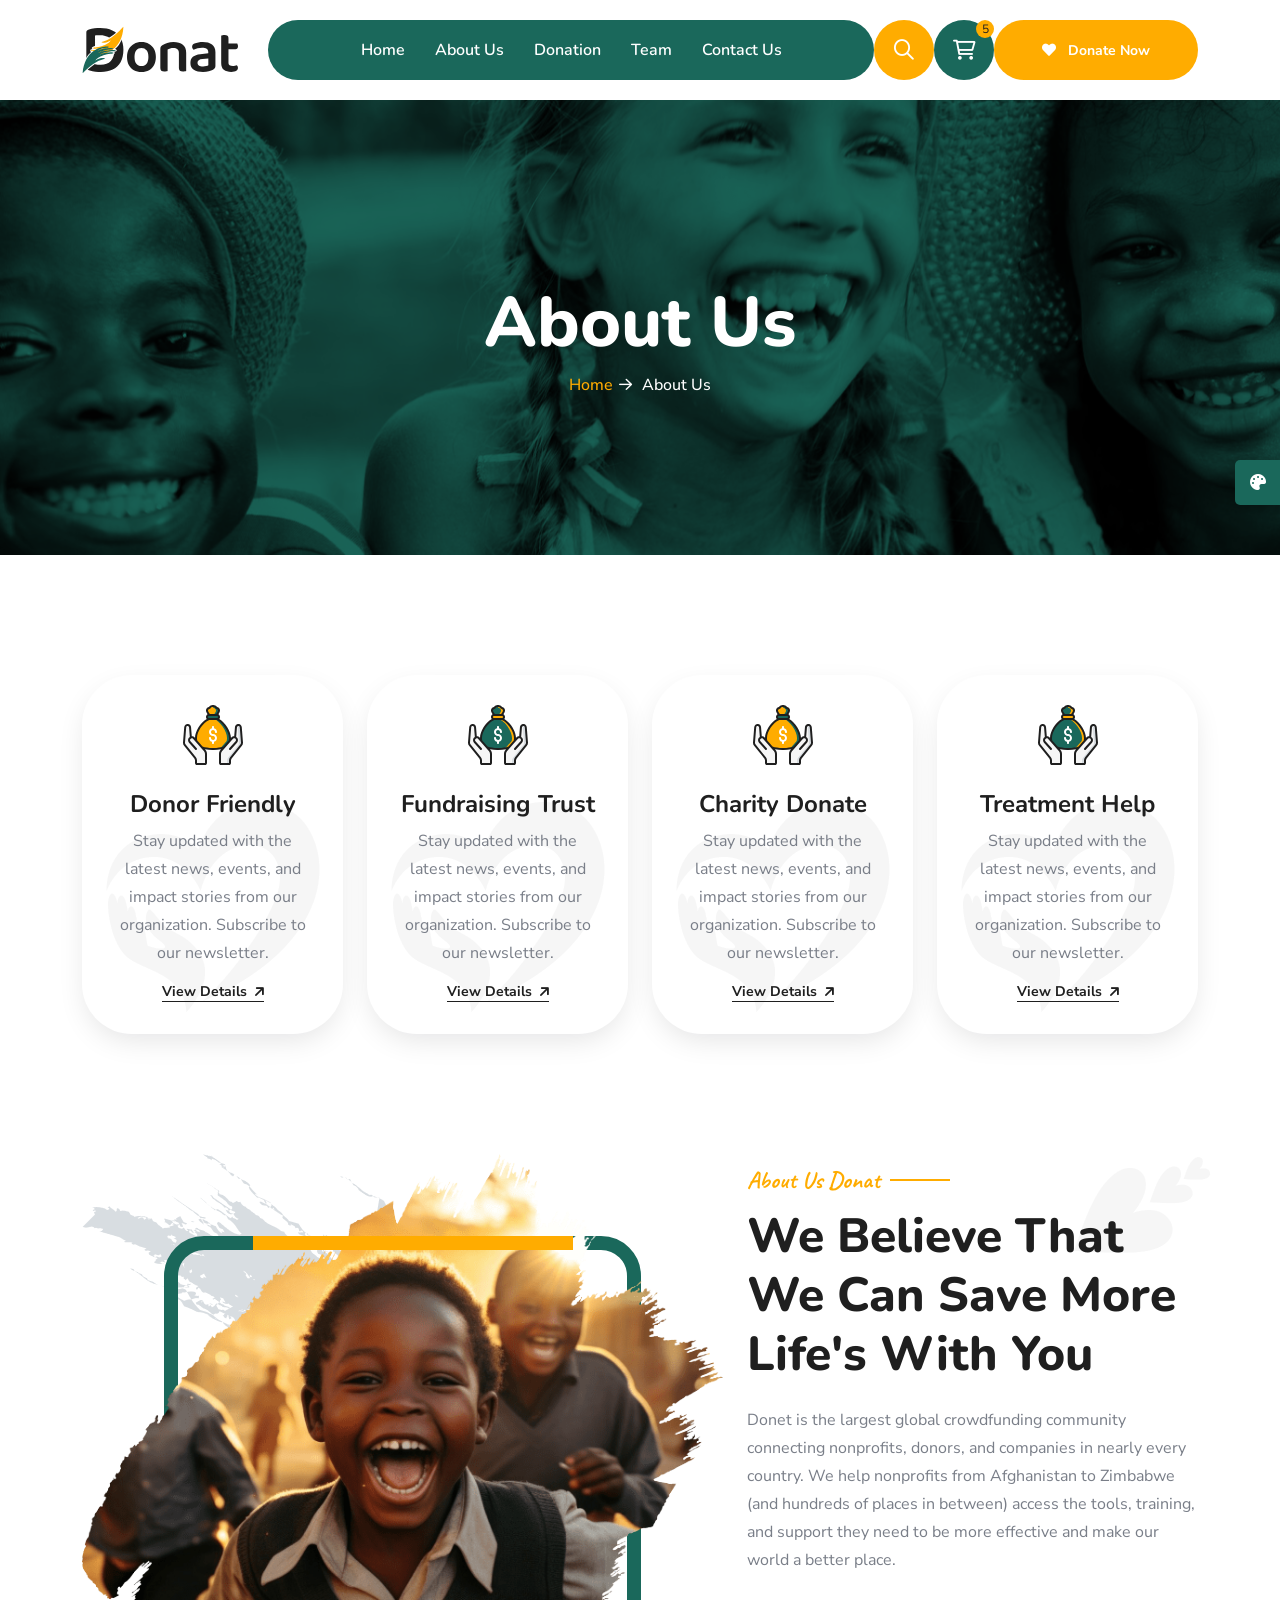
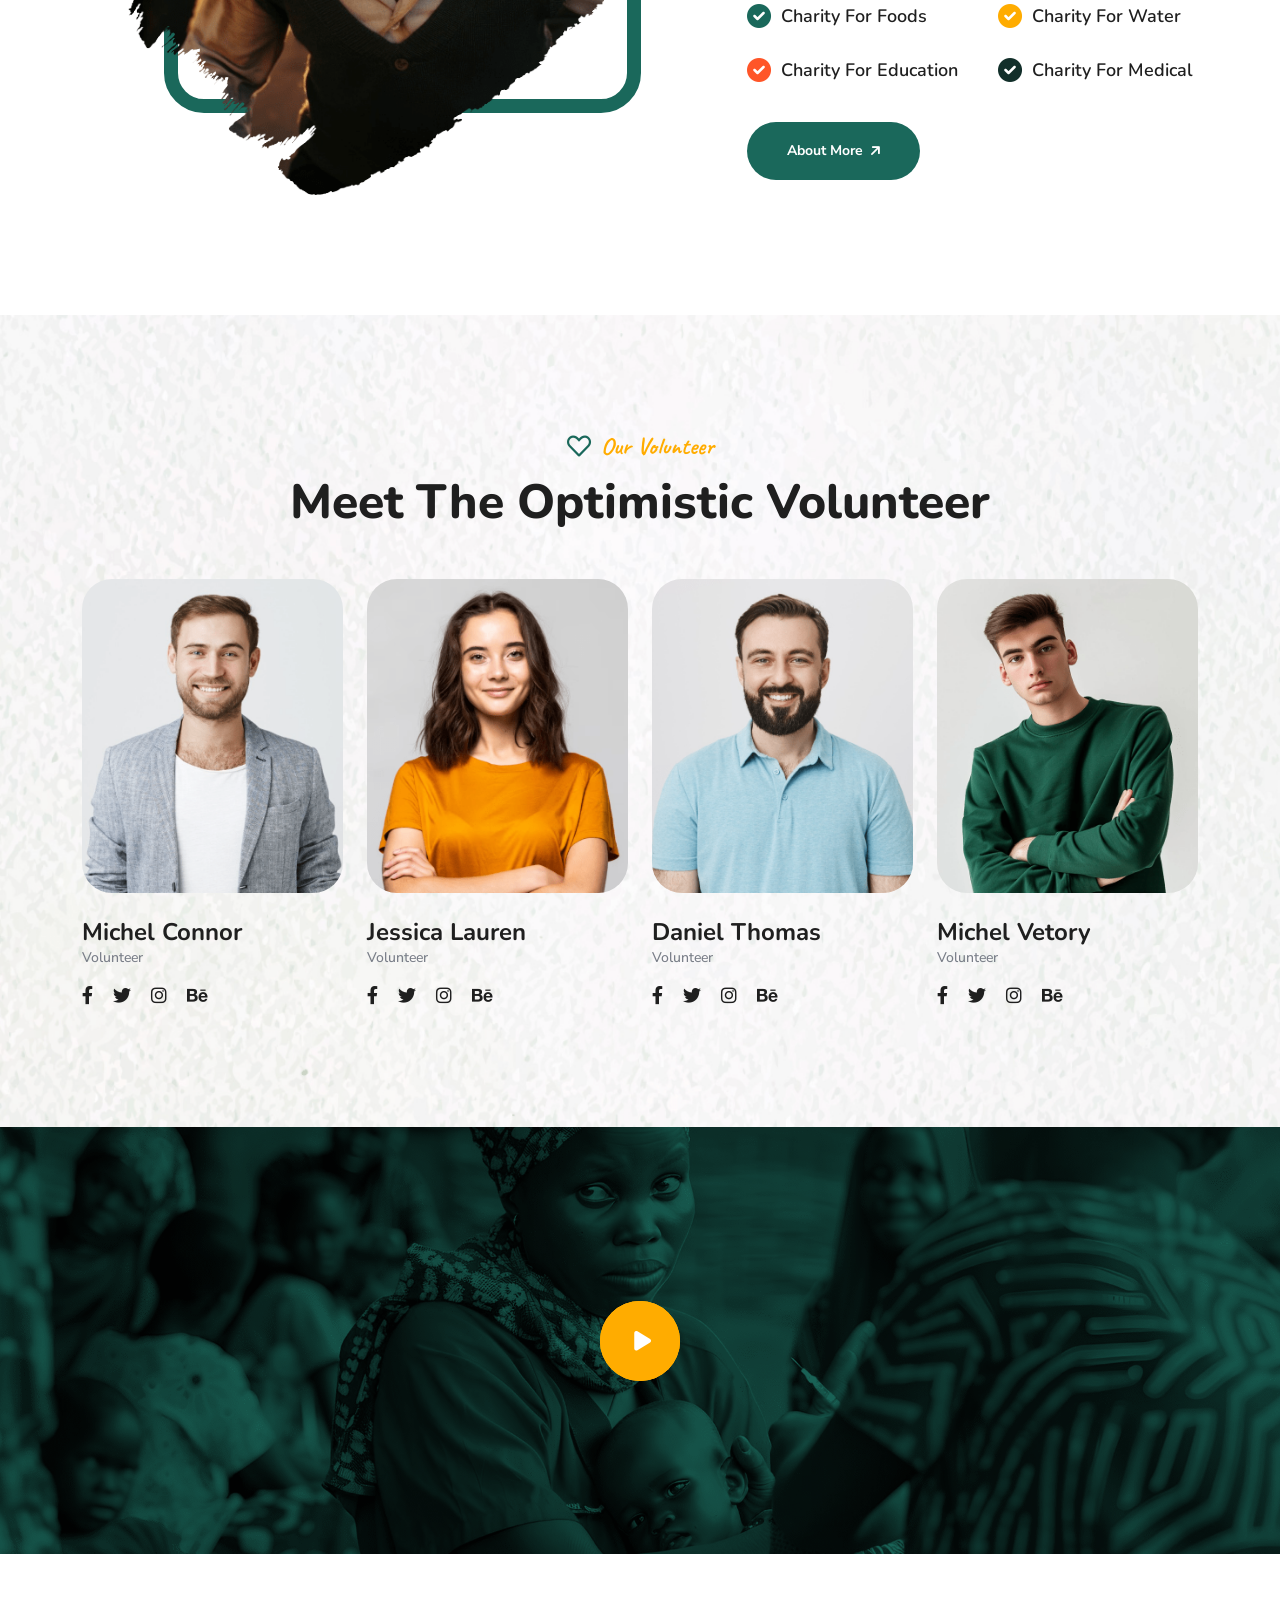
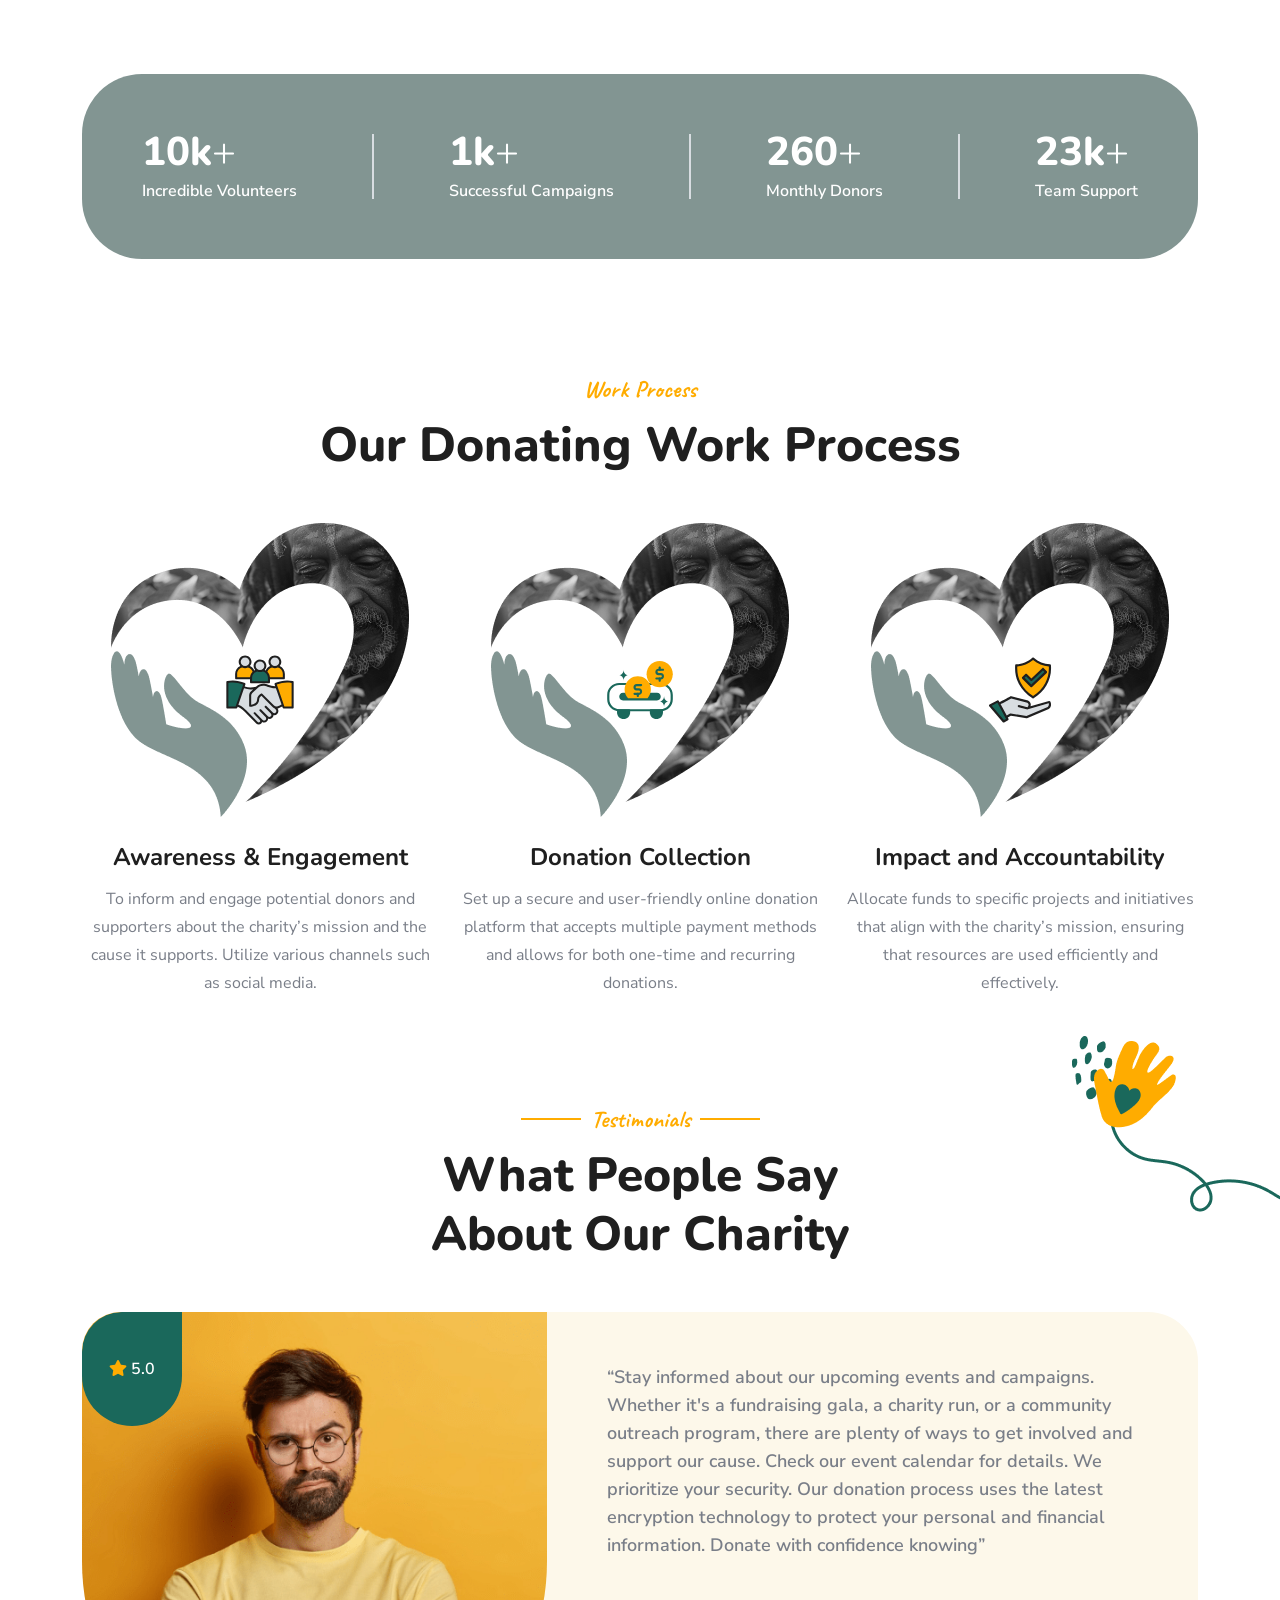
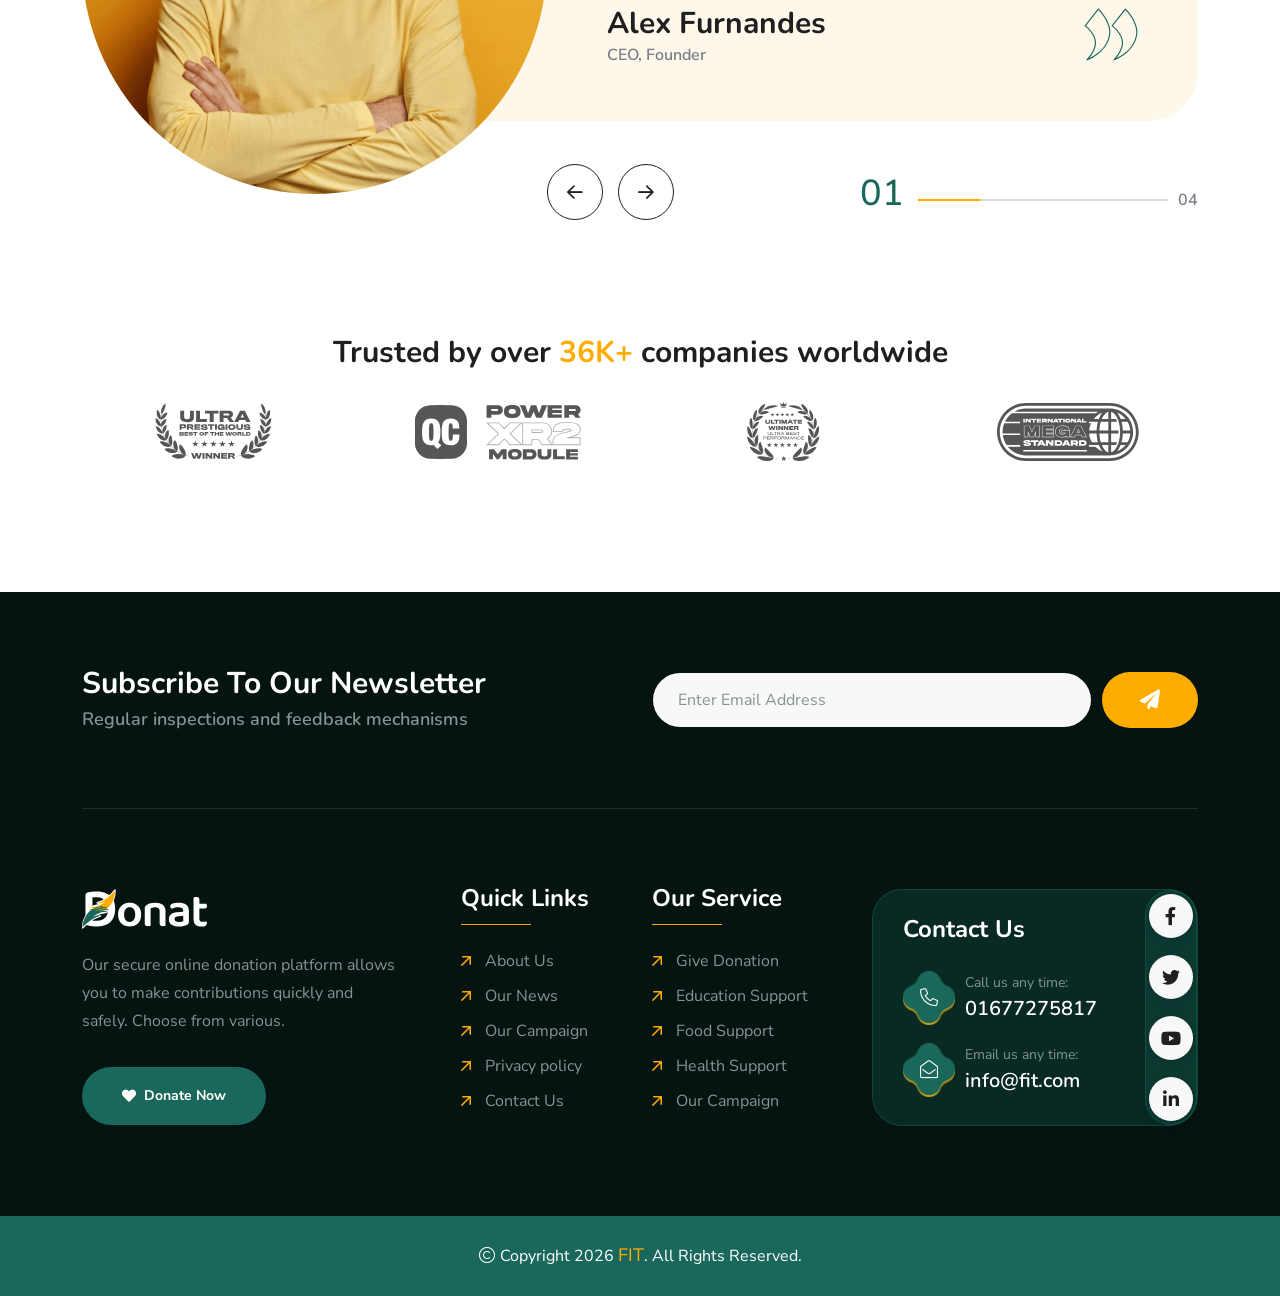
<file: about.html>
<!doctype html>
<html class="no-js" lang="zxx" dir="ltr">



<head>
    <meta charset="utf-8">
    <meta http-equiv="x-ua-compatible" content="ie=edge">
    <title>FIT - Charity & Donation </title>
    <meta name="author" content="Donat">
    <meta name="description" content="Donat - Charity & Donation HTML Template">
    <meta name="keywords" content="Donat - Charity & Donation HTML Template">
    <meta name="robots" content="INDEX,FOLLOW">

    <!-- Mobile Specific Metas -->
    <meta name="viewport" content="width=device-width, initial-scale=1, shrink-to-fit=no">

    <!-- Favicons - Place favicon.ico in the root directory -->
    <link rel="apple-touch-icon" sizes="57x57" href="assets/img/favicons/apple-icon-57x57.png">
    <link rel="apple-touch-icon" sizes="60x60" href="assets/img/favicons/apple-icon-60x60.png">
    <link rel="apple-touch-icon" sizes="72x72" href="assets/img/favicons/apple-icon-72x72.png">
    <link rel="apple-touch-icon" sizes="76x76" href="assets/img/favicons/apple-icon-76x76.png">
    <link rel="apple-touch-icon" sizes="114x114" href="assets/img/favicons/apple-icon-114x114.png">
    <link rel="apple-touch-icon" sizes="120x120" href="assets/img/favicons/apple-icon-120x120.png">
    <link rel="apple-touch-icon" sizes="144x144" href="assets/img/favicons/apple-icon-144x144.png">
    <link rel="apple-touch-icon" sizes="152x152" href="assets/img/favicons/apple-icon-152x152.png">
    <link rel="apple-touch-icon" sizes="180x180" href="assets/img/favicons/apple-icon-180x180.png">
    <link rel="icon" type="image/png" sizes="192x192" href="assets/img/favicons/android-icon-192x192.png">
    <link rel="icon" type="image/png" sizes="32x32" href="assets/img/favicons/favicon-32x32.png">
    <link rel="icon" type="image/png" sizes="96x96" href="assets/img/favicons/favicon-96x96.png">
    <link rel="icon" type="image/png" sizes="16x16" href="assets/img/favicons/favicon-16x16.png">
    <link rel="manifest" href="assets/img/favicons/manifest.json">
    <meta name="msapplication-TileColor" content="#ffffff">
    <meta name="msapplication-TileImage" content="assets/img/favicons/ms-icon-144x144.png">
    <meta name="theme-color" content="#ffffff">

    <!--==============================
	  Google Fonts
	============================== -->
    <link rel="preconnect" href="https://fonts.googleapis.com/">
    <link rel="preconnect" href="https://fonts.gstatic.com/" crossorigin>
    <link href="https://fonts.googleapis.com/css2?family=Caveat:wght@400..700&amp;family=Nunito+Sans:ital,opsz,wght@0,6..12,200..1000;1,6..12,200..1000&amp;family=Nunito:ital,wght@0,200..1000;1,200..1000&amp;display=swap" rel="stylesheet">

    <!--==============================
	    All CSS File
	============================== -->
    <!-- Bootstrap -->
    <link rel="stylesheet" href="assets/css/bootstrap.min.css">
    <!-- Fontawesome Icon -->
    <link rel="stylesheet" href="assets/css/fontawesome.min.css">
    <!-- Magnific Popup -->
    <link rel="stylesheet" href="assets/css/magnific-popup.min.css">
    <!-- Swiper Js -->
    <link rel="stylesheet" href="assets/css/swiper-bundle.min.css">
    <!-- Theme Custom CSS -->
    <link rel="stylesheet" href="assets/css/style.css">

</head>

<body>

    <!--[if lte IE 9]>
    	<p class="browserupgrade">You are using an <strong>outdated</strong> browser. Please <a href="https://browsehappy.com/">upgrade your browser</a> to improve your experience and security.</p>
  	<![endif]-->


    <!--********************************
   		Code Start From Here 
	******************************** -->

    <!--==============================
     Preloader
  ==============================-->
    <div class="preloader ">
        <button class="th-btn style2 preloaderCls">Cancel Preloader </button>
        <div class="preloader-inner">
            <span class="loader">
                FIT Donat
                <span class="loading-text">FIT Donat</span>
            </span>
        </div>
    </div><!--==============================
    Sidemenu
============================== -->
    <div class="sidemenu-wrapper sidemenu-cart ">
        <div class="sidemenu-content">
            <button class="closeButton sideMenuCls"><i class="far fa-times"></i></button>
            <div class="widget woocommerce widget_shopping_cart">
                <h3 class="widget_title">Shopping cart</h3>
                <div class="widget_shopping_cart_content">
                    <ul class="woocommerce-mini-cart cart_list product_list_widget ">
                        <li class="woocommerce-mini-cart-item mini_cart_item">
                            <a href="#" class="remove remove_from_cart_button"><i class="far fa-times"></i></a>
                            <a href="#"><img src="assets/img/product/product_thumb_1_1.png" alt="Cart Image">Books</a>
                            <span class="quantity">1 ×
                                <span class="woocommerce-Price-amount amount">
                                    <span class="woocommerce-Price-currencySymbol">$</span>940.00</span>
                            </span>
                        </li>
                        <li class="woocommerce-mini-cart-item mini_cart_item">
                            <a href="#" class="remove remove_from_cart_button"><i class="far fa-times"></i></a>
                            <a href="#"><img src="assets/img/product/product_thumb_1_2.png" alt="Cart Image">Medicine</a>
                            <span class="quantity">1 ×
                                <span class="woocommerce-Price-amount amount">
                                    <span class="woocommerce-Price-currencySymbol">$</span>899.00</span>
                            </span>
                        </li>
                        <li class="woocommerce-mini-cart-item mini_cart_item">
                            <a href="#" class="remove remove_from_cart_button"><i class="far fa-times"></i></a>
                            <a href="#"><img src="assets/img/product/product_thumb_1_3.png" alt="Cart Image">Dress</a>
                            <span class="quantity">1 ×
                                <span class="woocommerce-Price-amount amount">
                                    <span class="woocommerce-Price-currencySymbol">$</span>756.00</span>
                            </span>
                        </li>
                        <li class="woocommerce-mini-cart-item mini_cart_item">
                            <a href="#" class="remove remove_from_cart_button"><i class="far fa-times"></i></a>
                            <a href="#"><img src="assets/img/product/product_thumb_1_4.png" alt="Cart Image">Chair</a>
                            <span class="quantity">1 ×
                                <span class="woocommerce-Price-amount amount">
                                    <span class="woocommerce-Price-currencySymbol">$</span>723.00</span>
                            </span>
                        </li>
                        <li class="woocommerce-mini-cart-item mini_cart_item">
                            <a href="#" class="remove remove_from_cart_button"><i class="far fa-times"></i></a>
                            <a href="#"><img src="assets/img/product/product_thumb_1_5.png" alt="Cart Image">Cloths</a>
                            <span class="quantity">1 ×
                                <span class="woocommerce-Price-amount amount">
                                    <span class="woocommerce-Price-currencySymbol">$</span>1080.00</span>
                            </span>
                        </li>
                    </ul>
                    <p class="woocommerce-mini-cart__total total">
                        <strong>Subtotal:</strong>
                        <span class="woocommerce-Price-amount amount">
                            <span class="woocommerce-Price-currencySymbol">$</span>4398.00</span>
                    </p>
                    <p class="woocommerce-mini-cart__buttons buttons">
                        <a href="cart.html" class="th-btn wc-forward">View cart</a>
                        <a href="checkout.html" class="th-btn checkout wc-forward">Checkout</a>
                    </p>
                </div>
            </div>
        </div>
    </div>
    <div class="popup-search-box d-none d-lg-block">
        <button class="searchClose"><i class="far fa-times"></i></button>
        <form action="#">
            <input type="text" placeholder="What are you looking for?">
            <button type="submit"><i class="fal fa-search"></i></button>
        </form>
    </div><!--==============================
    Mobile Menu
  ============================== -->
    <div class="th-menu-wrapper">
        <div class="th-menu-area text-center">
            <button class="th-menu-toggle"><i class="fal fa-times"></i></button>
            <div class="mobile-logo">
                <a href="index.html"><img src="assets/img/logo.svg" alt="Donat"></a>
            </div>
            <div class="th-mobile-menu">
                <ul>
                    <li class="">
                        <a href="index.html">Home</a>
                    </li>
                
                    <li>
                        <a href="about.html">About Us</a>
                    </li>
                   <li>
                        <a href="donation.html">Donation.html</a>
                    </li>
                    
                    <li>
                        <a href="team.html">Team</a>
                    </li>
                    <li>
                        <a href="contact.html">Contact Us</a>
                    </li>

                </ul>
            </div>
        </div>
    </div>
    <div class="color-scheme-wrap active">
        <button class="switchIcon"><i class="fa-solid fa-palette"></i></button>
        <h3 class="color-scheme-wrap-title text-center">Color Switcher</h3>
        <h4 class="color-scheme-wrap-subtitle text-center">Theme Color</h4>
        <div class="color-switch-btns">
            <button data-color="#1A685B"><i class="fa-solid fa-droplet"></i></button>
            <button data-color="#f34e3a"><i class="fa-solid fa-droplet"></i></button>
            <button data-color="#FF4857"><i class="fa-solid fa-droplet"></i></button>
            <button data-color="#3843C1"><i class="fa-solid fa-droplet"></i></button>
            <button data-color="#FF7E02"><i class="fa-solid fa-droplet"></i></button>
        </div>
        <h4 class="color-scheme-wrap-subtitle mt-20 text-center">Secondary Color</h4>
        <div class="secondary-color-switch-btns">
            <button data-secondary-color="#FFAC00"><i class="fa-solid fa-droplet"></i></button>
            <button data-secondary-color="#F41E1E"><i class="fa-solid fa-droplet"></i></button>
            <button data-secondary-color="#f34e3a"><i class="fa-solid fa-droplet"></i></button>
            <button data-secondary-color="#FF4857"><i class="fa-solid fa-droplet"></i></button>
            <button data-secondary-color="#3843C1"><i class="fa-solid fa-droplet"></i></button>
        </div>
    </div>
<!--==============================
	Header Area
==============================-->

 <header class="th-header header-layout1 onepage-nav">
        <div class="sticky-wrapper">
            <!-- Main Menu Area -->
            <div class="container">
                <div class="menu-area">
                    <div class="header-logo">
                        <a href="index.html"><img src="assets/img/logo.svg" alt="FIT Donat"></a>
                    </div>
                    <div class="menu-area-wrap">
                        <nav class="main-menu d-none d-lg-block">
                            <ul>
                                <li class="">
                                    <a href="index.html">Home</a>                       
                                </li>
                                <li>
                                    <a href="about.html">About Us</a>
                                </li>
                               <li>
                                    <a href="donation.html">Donation</a>
                                </li>
                                
                                <li>
                                    <a href="team.html">Team</a>
                                </li>

                                <li>
                                    <a href="contact.html">Contact Us</a>
                                </li>

                            </ul>
                        </nav>
                        <p class="header-notice"><img class="me-1" src="assets/img/icon/heart-icon.svg" alt="img">Are you ready to help them? Let’s become a volunteers...</p>
                    </div>
                    <div class="header-button">
                        <button type="button" class="icon-btn style2 searchBoxToggler d-lg-block d-none"><i class="far fa-search"></i></button>
                        <button type="button" class="icon-btn sideMenuToggler">
                            <span class="badge">5</span>
                            <i class="fa-regular fa-cart-shopping"></i>
                        </button>
                        <a href="contact.html" class="th-btn style3 d-xl-block d-none"><i class="fas fa-heart me-2"></i> Donate Now</a>
                        <button type="button" class="icon-btn th-menu-toggle d-lg-none"><i class="far fa-bars"></i></button>
                    </div>
                </div>
            </div>
        </div>
    </header>


    <!--==============================
    Breadcumb
============================== -->
    <div class="breadcumb-wrapper " data-bg-src="assets/img/bg/breadcumb-bg.jpg" data-overlay="theme">
        <div class="container">
            <div class="breadcumb-content">
                <h1 class="breadcumb-title">About Us</h1>
                <ul class="breadcumb-menu">
                    <li><a href="index.html">Home</a></li>
                    <li>About Us</li>
                </ul>
            </div>
        </div>
    </div><!--==============================
Feature Area  
==============================-->
    <section class="space-top">
        <div class="container">
            <div class="row gy-4 justify-content-center">
                <div class="col-lg-3 col-md-6">
                    <div class="feature-card">
                        <div class="feature-card-bg-shape">
                            <img src="assets/img/shape/feature-card-bg-shape1-1.png" alt="img">
                        </div>
                        <div class="box-icon">
                            <img src="assets/img/icon/feature-icon1-2.svg" alt="icon">
                        </div>
                        <h3 class="box-title">Donor Friendly</h3>
                        <p class="box-text">Stay updated with the latest news, events, and impact stories from our organization. Subscribe to our newsletter.</p>
                        <a class="link-btn style2" href="about.html">View Details <i class="fa-solid fa-arrow-up-right ms-2"></i></a>
                    </div>
                </div>
                <div class="col-lg-3 col-md-6">
                    <div class="feature-card">
                        <div class="feature-card-bg-shape">
                            <img src="assets/img/shape/feature-card-bg-shape1-1.png" alt="img">
                        </div>
                        <div class="box-icon">
                            <img src="assets/img/icon/feature-icon1-1.svg" alt="icon">
                        </div>
                        <h3 class="box-title">Fundraising Trust</h3>
                        <p class="box-text">Stay updated with the latest news, events, and impact stories from our organization. Subscribe to our newsletter.</p>
                        <a class="link-btn style2" href="about.html">View Details <i class="fa-solid fa-arrow-up-right ms-2"></i></a>
                    </div>
                </div>
                <div class="col-lg-3 col-md-6">
                    <div class="feature-card">
                        <div class="feature-card-bg-shape">
                            <img src="assets/img/shape/feature-card-bg-shape1-1.png" alt="img">
                        </div>
                        <div class="box-icon">
                            <img src="assets/img/icon/feature-icon1-2.svg" alt="icon">
                        </div>
                        <h3 class="box-title">Charity Donate</h3>
                        <p class="box-text">Stay updated with the latest news, events, and impact stories from our organization. Subscribe to our newsletter.</p>
                        <a class="link-btn style2" href="about.html">View Details <i class="fa-solid fa-arrow-up-right ms-2"></i></a>
                    </div>
                </div>
                <div class="col-lg-3 col-md-6">
                    <div class="feature-card">
                        <div class="feature-card-bg-shape">
                            <img src="assets/img/shape/feature-card-bg-shape1-1.png" alt="img">
                        </div>
                        <div class="box-icon">
                            <img src="assets/img/icon/feature-icon1-1.svg" alt="icon">
                        </div>
                        <h3 class="box-title">Treatment Help</h3>
                        <p class="box-text">Stay updated with the latest news, events, and impact stories from our organization. Subscribe to our newsletter.</p>
                        <a class="link-btn style2" href="about.html">View Details <i class="fa-solid fa-arrow-up-right ms-2"></i></a>
                    </div>
                </div>
            </div>
        </div>
    </section> <!--==============================
About Area  
==============================-->
    <div class="overflow-hidden space" id="about-sec">
        <div class="shape-mockup about-bg-shape1-1 jump-reverse" data-top="10%" data-right="5%">
            <img src="assets/img/shape/heart-shape1.png" alt="shape">
        </div>
        <div class="container">
            <div class="row gy-4 align-items-center">
                <div class="col-xl-7">
                    <div class="img-box1">
                        <div class="img1" data-mask-src="assets/img/normal/about_1_1-mask.png">
                            <img src="assets/img/normal/about_1_1.png" alt="About">
                        </div>
                        <div class="about-shape1-1 jump">
                            <img src="assets/img/shape/about_shape1_1.png" alt="img">
                        </div>
                    </div>
                </div>
                <div class="col-xl-5">
                    <div class="about-wrap1">
                        <div class="title-area mb-30">
                            <span class="sub-title before-none">About Us Donat</span>
                            <h2 class="sec-title">We Believe that We can Save More Life's with you</h2>
                            <p class="">Donet is the largest global crowdfunding community connecting nonprofits, donors, and companies in nearly every country. We help nonprofits from Afghanistan to Zimbabwe (and hundreds of places in between) access the tools, training, and support they need to be more effective and make our world a better place.</p>
                        </div>
                        <div class="checklist style2 list-two-column">
                            <ul>
                                <li>Charity For Foods</li>
                                <li data-theme-color="var(--theme-color2)">Charity For Water</li>
                                <li data-theme-color="#FF5528">Charity For Education</li>
                                <li data-theme-color="#122F2A">Charity For Medical</li>
                            </ul>
                        </div>
                        <div class="btn-wrap mt-40">
                            <a href="about.html" class="th-btn">About More<i class="fas fa-arrow-up-right ms-2"></i></a>
                        </div>
                    </div>
                </div>

            </div>
        </div>
    </div><!--==============================
Team Area  
==============================-->
    <section class="space" id="team-sec" data-bg-src="assets/img/bg/gray-bg2.png">
        <div class="shape-mockup team-bg-shape3-1 d-xxl-block d-none" data-top="0%" data-left="0%" data-bottom="0"><img src="assets/img/shape/team_bg_shape3_1.png" alt="img"></div>
        <div class="shape-mockup team-bg-shape3-2 d-xxl-block d-none" data-top="0%" data-right="0%" data-bottom="0"><img src="assets/img/shape/team_bg_shape3_2.png" alt="img"></div>
        <div class="shape-mockup team-bg-shape3-3 spin d-xxl-block d-none" data-top="15%" data-left="20%">
            <div class="color-masking2">
                <div class="masking-src" data-mask-src="assets/img/shape/team_bg_shape3_3.png"></div>
                <img src="assets/img/shape/team_bg_shape3_3.png" alt="img">
            </div>
        </div>
        <div class="shape-mockup team-bg-shape3-4 jump d-xxl-block d-none" data-top="18%" data-right="10%">
            <img src="assets/img/shape/team_bg_shape3_4.png" alt="img">
        </div>
        <div class="shape-mockup team-bg-shape3-5 spin d-xxl-block d-none" data-bottom="18%" data-left="10%">
            <img src="assets/img/shape/team_bg_shape3_5.png" alt="img">
        </div>
        <div class="shape-mockup team-bg-shape3-6 spin d-xxl-block d-none" data-bottom="10%" data-right="10%">
            <div class="color-masking">
                <div class="masking-src" data-mask-src="assets/img/shape/team_bg_shape3_6.png"></div>
                <img src="assets/img/shape/team_bg_shape3_6.png" alt="img">
            </div>
        </div>
        <div class="container">
            <div class="title-area text-center">
                <span class="sub-title after-none before-none"><i class="far fa-heart text-theme"></i> Our Volunteer</span>
                <h2 class="sec-title">Meet The Optimistic Volunteer</h2>
            </div>
            <div class="slider-area">
                <div class="swiper th-slider has-shadow" id="teamSlider3" data-slider-options='{"breakpoints":{"0":{"slidesPerView":1},"576":{"slidesPerView":"2"},"768":{"slidesPerView":"2"},"992":{"slidesPerView":"3"},"1200":{"slidesPerView":"4"}}}'>
                    <div class="swiper-wrapper">
                        <!-- Single Item -->
                        <div class="swiper-slide">
                            <div class="th-team team-card3">
                                <div class="team-img">
                                    <img src="assets/img/team/team_3_1.png" alt="Team">
                                </div>
                                <div class="team-card-content">
                                    <h3 class="box-title"><a href="team-details.html">Michel Connor</a></h3>
                                    <span class="team-desig">Volunteer</span>
                                    <div class="th-social style2">
                                        <a target="_blank" href="https://facebook.com/"><i class="fab fa-facebook-f"></i></a>
                                        <a target="_blank" href="https://twitter.com/"><i class="fab fa-twitter"></i></a>
                                        <a target="_blank" href="https://instagram.com/"><i class="fab fa-instagram"></i></a>
                                        <a target="_blank" href="https://behance.com/"><i class="fab fa-behance"></i></a>
                                    </div>
                                </div>
                            </div>
                        </div>

                        <!-- Single Item -->
                        <div class="swiper-slide">
                            <div class="th-team team-card3">
                                <div class="team-img">
                                    <img src="assets/img/team/team_3_2.png" alt="Team">
                                </div>
                                <div class="team-card-content">
                                    <h3 class="box-title"><a href="team-details.html">Jessica Lauren</a></h3>
                                    <span class="team-desig">Volunteer</span>
                                    <div class="th-social style2">
                                        <a target="_blank" href="https://facebook.com/"><i class="fab fa-facebook-f"></i></a>
                                        <a target="_blank" href="https://twitter.com/"><i class="fab fa-twitter"></i></a>
                                        <a target="_blank" href="https://instagram.com/"><i class="fab fa-instagram"></i></a>
                                        <a target="_blank" href="https://behance.com/"><i class="fab fa-behance"></i></a>
                                    </div>
                                </div>
                            </div>
                        </div>

                        <!-- Single Item -->
                        <div class="swiper-slide">
                            <div class="th-team team-card3">
                                <div class="team-img">
                                    <img src="assets/img/team/team_3_3.png" alt="Team">
                                </div>
                                <div class="team-card-content">
                                    <h3 class="box-title"><a href="team-details.html">Daniel Thomas</a></h3>
                                    <span class="team-desig">Volunteer</span>
                                    <div class="th-social style2">
                                        <a target="_blank" href="https://facebook.com/"><i class="fab fa-facebook-f"></i></a>
                                        <a target="_blank" href="https://twitter.com/"><i class="fab fa-twitter"></i></a>
                                        <a target="_blank" href="https://instagram.com/"><i class="fab fa-instagram"></i></a>
                                        <a target="_blank" href="https://behance.com/"><i class="fab fa-behance"></i></a>
                                    </div>
                                </div>
                            </div>
                        </div>

                        <!-- Single Item -->
                        <div class="swiper-slide">
                            <div class="th-team team-card3">
                                <div class="team-img">
                                    <img src="assets/img/team/team_3_4.png" alt="Team">
                                </div>
                                <div class="team-card-content">
                                    <h3 class="box-title"><a href="team-details.html">Michel Vetory</a></h3>
                                    <span class="team-desig">Volunteer</span>
                                    <div class="th-social style2">
                                        <a target="_blank" href="https://facebook.com/"><i class="fab fa-facebook-f"></i></a>
                                        <a target="_blank" href="https://twitter.com/"><i class="fab fa-twitter"></i></a>
                                        <a target="_blank" href="https://instagram.com/"><i class="fab fa-instagram"></i></a>
                                        <a target="_blank" href="https://behance.com/"><i class="fab fa-behance"></i></a>
                                    </div>
                                </div>
                            </div>
                        </div>

                        <!-- Single Item -->
                        <div class="swiper-slide">
                            <div class="th-team team-card3">
                                <div class="team-img">
                                    <img src="assets/img/team/team_3_5.png" alt="Team">
                                </div>
                                <div class="team-card-content">
                                    <h3 class="box-title"><a href="team-details.html">Emma Mary</a></h3>
                                    <span class="team-desig">Volunteer</span>
                                    <div class="th-social style2">
                                        <a target="_blank" href="https://facebook.com/"><i class="fab fa-facebook-f"></i></a>
                                        <a target="_blank" href="https://twitter.com/"><i class="fab fa-twitter"></i></a>
                                        <a target="_blank" href="https://instagram.com/"><i class="fab fa-instagram"></i></a>
                                        <a target="_blank" href="https://behance.com/"><i class="fab fa-behance"></i></a>
                                    </div>
                                </div>
                            </div>
                        </div>

                        <!-- Single Item -->
                        <div class="swiper-slide">
                            <div class="th-team team-card3">
                                <div class="team-img">
                                    <img src="assets/img/team/team_3_6.png" alt="Team">
                                </div>
                                <div class="team-card-content">
                                    <h3 class="box-title"><a href="team-details.html">Alexander Joseph</a></h3>
                                    <span class="team-desig">Volunteer</span>
                                    <div class="th-social style2">
                                        <a target="_blank" href="https://facebook.com/"><i class="fab fa-facebook-f"></i></a>
                                        <a target="_blank" href="https://twitter.com/"><i class="fab fa-twitter"></i></a>
                                        <a target="_blank" href="https://instagram.com/"><i class="fab fa-instagram"></i></a>
                                        <a target="_blank" href="https://behance.com/"><i class="fab fa-behance"></i></a>
                                    </div>
                                </div>
                            </div>
                        </div>

                        <!-- Single Item -->
                        <div class="swiper-slide">
                            <div class="th-team team-card3">
                                <div class="team-img">
                                    <img src="assets/img/team/team_3_7.png" alt="Team">
                                </div>
                                <div class="team-card-content">
                                    <h3 class="box-title"><a href="team-details.html">Olivia Patricia</a></h3>
                                    <span class="team-desig">Volunteer</span>
                                    <div class="th-social style2">
                                        <a target="_blank" href="https://facebook.com/"><i class="fab fa-facebook-f"></i></a>
                                        <a target="_blank" href="https://twitter.com/"><i class="fab fa-twitter"></i></a>
                                        <a target="_blank" href="https://instagram.com/"><i class="fab fa-instagram"></i></a>
                                        <a target="_blank" href="https://behance.com/"><i class="fab fa-behance"></i></a>
                                    </div>
                                </div>
                            </div>
                        </div>

                        <!-- Single Item -->
                        <div class="swiper-slide">
                            <div class="th-team team-card3">
                                <div class="team-img">
                                    <img src="assets/img/team/team_3_8.png" alt="Team">
                                </div>
                                <div class="team-card-content">
                                    <h3 class="box-title"><a href="team-details.html">Ethan David</a></h3>
                                    <span class="team-desig">Volunteer</span>
                                    <div class="th-social style2">
                                        <a target="_blank" href="https://facebook.com/"><i class="fab fa-facebook-f"></i></a>
                                        <a target="_blank" href="https://twitter.com/"><i class="fab fa-twitter"></i></a>
                                        <a target="_blank" href="https://instagram.com/"><i class="fab fa-instagram"></i></a>
                                        <a target="_blank" href="https://behance.com/"><i class="fab fa-behance"></i></a>
                                    </div>
                                </div>
                            </div>
                        </div>

                    </div>
                </div>
            </div>
        </div>
    </section>

    <!--==============================
Video Area  
==============================-->
    <div class="video-area-3">
        <div class="shape-mockup video-bg-shape3-1" data-top="0" data-left="0" data-bottom="0">
            <img src="assets/img/shape/video_bg_shape3_1.png" alt="img">
        </div>
        <div class="shape-mockup video-bg-shape3-2" data-top="0" data-right="0" data-bottom="0">
            <img src="assets/img/shape/video_bg_shape3_2.png" alt="img">
        </div>
        <div class="video-thumb3-1 video-box-center">
            <img src="assets/img/normal/video-thumb3-1.png" alt="img">
            <a href="https://www.youtube.com/watch?v=_sI_Ps7JSEk" class="play-btn style7 popup-video"><i class="fa-sharp fa-solid fa-play"></i></a>
        </div>
    </div>
    <!--==============================
Counter Area  
==============================-->
    <div class="">
        <div class="container">
            <div class="counter-wrap style2 bg-light">
                <div class="counter-card">
                    <div class="media-body">
                        <h2 class="box-number text-white"><span class="counter-number">15</span>k<span class="fw-light">+</span></h2>
                        <p class="box-text text-white">Incredible Volunteers</p>
                    </div>
                </div>
                <div class="divider"></div>
                <div class="counter-card">
                    <div class="media-body">
                        <h2 class="box-number text-white"><span class="counter-number">1</span>k<span class="fw-light">+</span></h2>
                        <p class="box-text text-white">Successful Campaigns</p>
                    </div>
                </div>
                <div class="divider"></div>
                <div class="counter-card">
                    <div class="media-body">
                        <h2 class="box-number text-white"><span class="counter-number">400</span><span class="fw-light">+</span></h2>
                        <p class="box-text text-white">Monthly Donors</p>
                    </div>
                </div>
                <div class="divider"></div>
                <div class="counter-card">
                    <div class="media-body">
                        <h2 class="box-number text-white"><span class="counter-number">35</span>k<span class="fw-light">+</span></h2>
                        <p class="box-text text-white">Team Support</p>
                    </div>
                </div>
                <div class="divider"></div>
            </div>
        </div>
    </div><!--==============================
Process Area  
==============================-->
    <section class="space-top">
        <div class="shape-mockup process-shape1-1 jump-reverse d-xxl-block d-none" data-top="20%" data-left="0"><img src="assets/img/shape/hand-bg-shape2-1.png" alt="img"></div>
        <div class="container">
            <div class="title-area text-center">
                <span class="sub-title after-none before-none">Work Process</span>
                <h2 class="sec-title">Our Donating Work Process</h2>
            </div>
            <div class="row gy-40 justify-content-center">
                <div class="col-lg-4 col-md-6 process-card-wrap">
                    <div class="process-card">
                        <div class="process-card-thumb-wrap">
                            <div class="process-card-thumb" data-mask-src="assets/img/process/process-card-shape.png">
                                <img src="assets/img/process/process-card-1-1.png" alt="img">
                            </div>
                            <div class="process-card-icon">
                                <img src="assets/img/icon/process-icon1-1.svg" alt="img">
                            </div>
                            <div class="process-card-shape">
                                <img src="assets/img/process/process-card-shape2.png" alt="img">
                            </div>
                        </div>
                        <div class="box-content">
                            <h3 class="box-title">Awareness & Engagement</h3>
                            <p class="box-text">To inform and engage potential donors and supporters about the charity’s mission and the cause it supports. Utilize various channels such as social media.</p>
                        </div>
                    </div>
                </div>
                <div class="col-lg-4 col-md-6 process-card-wrap">
                    <div class="process-card">
                        <div class="process-card-thumb-wrap">
                            <div class="process-card-thumb" data-mask-src="assets/img/process/process-card-shape.png">
                                <img src="assets/img/process/process-card-1-1.png" alt="img">
                            </div>
                            <div class="process-card-icon">
                                <img src="assets/img/icon/process-icon1-2.svg" alt="img">
                            </div>
                            <div class="process-card-shape">
                                <img src="assets/img/process/process-card-shape2.png" alt="img">
                            </div>
                        </div>
                        <div class="box-content">
                            <h3 class="box-title">Donation Collection</h3>
                            <p class="box-text">Set up a secure and user-friendly online donation platform that accepts multiple payment methods and allows for both one-time and recurring donations.</p>
                        </div>
                    </div>
                </div>
                <div class="col-lg-4 col-md-6 process-card-wrap">
                    <div class="process-card">
                        <div class="process-card-thumb-wrap">
                            <div class="process-card-thumb" data-mask-src="assets/img/process/process-card-shape.png">
                                <img src="assets/img/process/process-card-1-1.png" alt="img">
                            </div>
                            <div class="process-card-icon">
                                <img src="assets/img/icon/process-icon1-3.svg" alt="img">
                            </div>
                            <div class="process-card-shape">
                                <img src="assets/img/process/process-card-shape2.png" alt="img">
                            </div>
                        </div>
                        <div class="box-content">
                            <h3 class="box-title">Impact and Accountability</h3>
                            <p class="box-text">Allocate funds to specific projects and initiatives that align with the charity’s mission, ensuring that resources are used efficiently and effectively.</p>
                        </div>
                    </div>
                </div>
            </div>
        </div>
    </section>
    <!--==============================
Testimonial Area  
==============================-->
    <section class="testi-area-1 space" id="testi-sec">
        <div class="shape-mockup testi-bg-shape1-1 jump-reverse d-xl-block d-none" data-top="5%" data-right="0">
            <img src="assets/img/shape/footer-bg-shape3.png" alt="img">
        </div>
        <div class="shape-mockup testi-bg-shape1-2" data-top="28%" data-left="5%">
            <img src="assets/img/shape/testimonial_shape1_1.png" alt="img">
        </div>
        <div class="container">
            <div class="row justify-content-center">
                <div class="col-lg-6">
                    <div class="title-area text-center">
                        <span class="sub-title">Testimonials</span>
                        <h2 class="sec-title">What People Say About
                            Our Charity</h2>
                    </div>
                </div>
            </div>
            <div class="row gx-0 justify-content-end">
                <div class="col-lg-5">
                    <div class="swiper th-slider testi-thumb-slider1" data-slider-options='{"effect":"fade","loop":false}'>
                        <div class="swiper-wrapper">
                            <div class="swiper-slide">
                                <div class="testi-box-img">
                                    <img class="testi-img" src="assets/img/testimonial/testi_1_1.png" alt="img">
                                    <div class="testi-card_review">
                                        <i class="fas fa-star"></i>
                                        5.0
                                    </div>
                                </div>
                            </div>
                            <div class="swiper-slide">
                                <div class="testi-box-img">
                                    <img class="testi-img" src="assets/img/testimonial/testi_1_2.png" alt="img">
                                    <div class="testi-card_review">
                                        <i class="fas fa-star"></i>
                                        5.0
                                    </div>
                                </div>
                            </div>
                            <div class="swiper-slide">
                                <div class="testi-box-img">
                                    <img class="testi-img" src="assets/img/testimonial/testi_1_1.png" alt="img">
                                    <div class="testi-card_review">
                                        <i class="fas fa-star"></i>
                                        5.0
                                    </div>
                                </div>
                            </div>
                            <div class="swiper-slide">
                                <div class="testi-box-img">
                                    <img class="testi-img" src="assets/img/testimonial/testi_1_2.png" alt="img">
                                    <div class="testi-card_review">
                                        <i class="fas fa-star"></i>
                                        5.0
                                    </div>
                                </div>
                            </div>
                        </div>
                    </div>
                </div>
                <div class="col-lg-7">
                    <div class="testi-slider1">
                        <div class="swiper th-slider testimonial-slider1" id="testiSlide1" data-slider-options='{"loop":false,"paginationType":"progressbar","effect":"fade", "autoHeight": "true", "thumbs":{"swiper":".testi-thumb-slider1"}}'>
                            <div class="swiper-wrapper">
                                <div class="swiper-slide">
                                    <div class="testi-card">
                                        <p class="box-text">“Stay informed about our upcoming events and campaigns. Whether it's a fundraising gala, a charity run, or a community outreach program, there are plenty of ways to get involved and support our cause. Check our event calendar for details. We prioritize your security. Our donation process uses the latest encryption technology to protect your personal and financial information. Donate with confidence knowing”</p>
                                        <h3 class="box-title">Alex Furnandes</h3>
                                        <p class="box-desig">CEO, Founder</p>
                                        <div class="quote-icon" data-mask-src="assets/img/icon/quote2.svg"></div>
                                    </div>
                                </div>
                                <div class="swiper-slide">
                                    <div class="testi-card">
                                        <p class="box-text">“Our donation process uses the latest encryption technology to protect your personal and financial information. Donate with confidence knowing Stay informed about our upcoming events and campaigns. Whether it's a fundraising gala, a charity run, or a community outreach program, there are plenty of ways to get involved and support our cause. Check our event calendar for details. We prioritize your security.”</p>
                                        <h3 class="box-title">Mustafa Kamal</h3>
                                        <p class="box-desig">CEO, Founder</p>
                                        <div class="quote-icon" data-mask-src="assets/img/icon/quote2.svg"></div>
                                    </div>
                                </div>
                                <div class="swiper-slide">
                                    <div class="testi-card">
                                        <p class="box-text">“Stay informed about our upcoming events and campaigns. Whether it's a fundraising gala, a charity run, or a community outreach program, there are plenty of ways to get involved and support our cause. Check our event calendar for details. We prioritize your security. Our donation process uses the latest encryption technology to protect your personal and financial information. Donate with confidence knowing”</p>
                                        <h3 class="box-title">Alex Furnandes</h3>
                                        <p class="box-desig">CEO, Founder</p>
                                        <div class="quote-icon" data-mask-src="assets/img/icon/quote2.svg"></div>
                                    </div>
                                </div>
                                <div class="swiper-slide">
                                    <div class="testi-card">
                                        <p class="box-text">“Our donation process uses the latest encryption technology to protect your personal and financial information. Donate with confidence knowing Stay informed about our upcoming events and campaigns. Whether it's a fundraising gala, a charity run, or a community outreach program, there are plenty of ways to get involved and support our cause. Check our event calendar for details. We prioritize your security.”</p>
                                        <h3 class="box-title">Mustafa Kamal</h3>
                                        <p class="box-desig">CEO, Founder</p>
                                        <div class="quote-icon" data-mask-src="assets/img/icon/quote2.svg"></div>
                                    </div>
                                </div>
                            </div>
                            <div class="slider-pagination"></div>
                            <div class="slider-pagination2"></div>
                        </div>
                        <div class="icon-box">
                            <button data-slider-prev="#testiSlide1" class="slider-arrow default style-border slider-prev"><i class="far fa-arrow-left"></i></button>
                            <button data-slider-next="#testiSlide1" class="slider-arrow default style-border slider-next"><i class="far fa-arrow-right"></i></button>
                        </div>
                    </div>
                </div>
            </div>
        </div>
    </section>

    <!--==============================
Brand Area  
==============================-->
    <div class="space-bottom overflow-hidden brand-area-1">
        <div class="container">
            <div class="brand-wrap1 p-0 m-0 text-center">
                <h3 class="brand-wrap-title">Trusted by over <span class="text-theme2"><span class="counter-number">90</span>K+</span> companies worldwide</h3>
                <div class="swiper th-slider" id="brandSlider1" data-slider-options='{"breakpoints":{"0":{"slidesPerView":2},"576":{"slidesPerView":"2"},"768":{"slidesPerView":"2"},"992":{"slidesPerView":"3"},"1200":{"slidesPerView":"4"},"1400":{"slidesPerView":"5", "spaceBetween": "90"}}}'>
                    <div class="swiper-wrapper">
                        <div class="swiper-slide">
                            <a href="blog.html" class="brand-box">
                                <img src="assets/img/brand/brand1-1.svg" alt="Brand Logo">
                            </a>
                        </div>
                        <div class="swiper-slide">
                            <a href="blog.html" class="brand-box">
                                <img src="assets/img/brand/brand1-2.svg" alt="Brand Logo">
                            </a>
                        </div>
                        <div class="swiper-slide">
                            <a href="blog.html" class="brand-box">
                                <img src="assets/img/brand/brand1-3.svg" alt="Brand Logo">
                            </a>
                        </div>
                        <div class="swiper-slide">
                            <a href="blog.html" class="brand-box">
                                <img src="assets/img/brand/brand1-4.svg" alt="Brand Logo">
                            </a>
                        </div>
                        <div class="swiper-slide">
                            <a href="blog.html" class="brand-box">
                                <img src="assets/img/brand/brand1-5.svg" alt="Brand Logo">
                            </a>
                        </div>
                        <div class="swiper-slide">
                            <a href="blog.html" class="brand-box">
                                <img src="assets/img/brand/brand1-1.svg" alt="Brand Logo">
                            </a>
                        </div>
                        <div class="swiper-slide">
                            <a href="blog.html" class="brand-box">
                                <img src="assets/img/brand/brand1-2.svg" alt="Brand Logo">
                            </a>
                        </div>
                        <div class="swiper-slide">
                            <a href="blog.html" class="brand-box">
                                <img src="assets/img/brand/brand1-3.svg" alt="Brand Logo">
                            </a>
                        </div>
                        <div class="swiper-slide">
                            <a href="blog.html" class="brand-box">
                                <img src="assets/img/brand/brand1-4.svg" alt="Brand Logo">
                            </a>
                        </div>
                        <div class="swiper-slide">
                            <a href="blog.html" class="brand-box">
                                <img src="assets/img/brand/brand1-5.svg" alt="Brand Logo">
                            </a>
                        </div>
                    </div>

                </div>
            </div>
        </div>
    </div>
    <!--==============================
	Footer Area
==============================-->
    <footer class="footer-wrapper footer-default" data-bg-src="assets/img/bg/footer-default-bg-mask.png">
        <div class="footer-bg-shape2 shape-mockup jump" data-top="20%" data-right="0">
            <img src="assets/img/shape/footer-bg-shape3.png" alt="img">
        </div>
        <div class="footer-bg-shape3 shape-mockup d-none" data-bottom="0" data-right="0">
            <img src="assets/img/shape/footer-bg-shape2.png" alt="img">
        </div>
        <div class="footer-top">
            <div class="container">
                <div class="subscribe-box">
                    <div class="row gy-40 align-items-center justify-content-center">
                        <div class="col-xl-6">
                            <h4 class="subscribe-box_title">Subscribe to Our Newsletter</h4>
                            <p class="subscribe-box_text">Regular inspections and feedback mechanisms</p>
                        </div>
                        <div class="col-xl-6 col-lg-8">
                            <form class="newsletter-form">
                                <div class="form-group">
                                    <input class="form-control" type="email" placeholder="Enter Email Address" required="">
                                </div>
                                <button type="submit" class="th-btn style3"><i class="fas fa-paper-plane"></i></button>
                            </form>
                        </div>
                    </div>
                </div>
            </div>
        </div>
        <div class="widget-area">
            <div class="container">
                <div class="row justify-content-between">
                    <div class="col-md-6 col-xl-auto">
                        <div class="widget footer-widget">
                            <div class="th-widget-about">
                                <div class="about-logo">
                                    <a href="index.html"><img src="assets/img/logo-white.svg" alt="Donat"></a>
                                </div>
                                <p class="about-text"> Our secure online donation platform allows you to make contributions quickly and safely. Choose from various.</p>
                                <a href="contact.html" class="th-btn"><i class="fas fa-heart me-2"></i> Donate Now</a>
                            </div>
                        </div>
                    </div>
                    <div class="col-sm-6 col-xl-auto">
                        <div class="widget widget_nav_menu footer-widget">
                            <h3 class="widget_title">Quick Links</h3>
                            <div class="menu-all-pages-container">
                                <ul class="menu">
                                    <li><a href="about.html">About Us</a></li>
                                    <li><a href="blog.html">Our News</a></li>
                                    <li><a href="about.html">Our Campaign</a></li>
                                    <li><a href="contact.html">Privacy policy</a></li>
                                    <li><a href="contact.html">Contact Us</a></li>
                                </ul>
                            </div>
                        </div>
                    </div>
                    <div class="col-sm-6 col-xl-auto">
                        <div class="widget widget_nav_menu footer-widget">
                            <h3 class="widget_title">Our Service</h3>
                            <div class="menu-all-pages-container">
                                <ul class="menu">
                                    <li><a href="donate-now.html">Give Donation</a></li>
                                    <li><a href="faq.html">Education Support</a></li>
                                    <li><a href="faq.html">Food Support</a></li>
                                    <li><a href="faq.html">Health Support</a></li>
                                    <li><a href="gallery.html">Our Campaign </a></li>
                                </ul>
                            </div>
                        </div>
                    </div>
                    <div class="col-md-6 col-xl-auto">
                        <div class="widget footer-widget">
                            <div class="th-widget-contact">
                                <h3 class="widget_title">Contact Us</h3>
                                <div class="info-card">
                                    <div class="box-icon">
                                        <i class="fal fa-phone"></i>
                                        <div class="bg-shape1" data-mask-src="assets/img/shape/info_card_icon_bg_shape_1_1.png"></div>
                                        <div class="bg-shape2" data-mask-src="assets/img/shape/info_card_icon_bg_shape_1_1.png"></div>
                                    </div>
                                    <div class="box-content">
                                        <p class="box-text">Call us any time:</p>
                                        <h4 class="box-title"><a href="tel:16336547896">01677275817</a></h4>
                                    </div>
                                </div>
                                <div class="info-card">
                                    <div class="box-icon">
                                        <i class="fal fa-envelope-open"></i>
                                        <div class="bg-shape1" data-mask-src="assets/img/shape/info_card_icon_bg_shape_1_1.png"></div>
                                        <div class="bg-shape2" data-mask-src="assets/img/shape/info_card_icon_bg_shape_1_1.png"></div>
                                    </div>
                                    <div class="box-content">
                                        <p class="box-text">Email us any time:</p>
                                        <h4 class="box-title"><a href="mailto:info@fit.com">info@fit.com</a></h4>
                                    </div>
                                </div>
                                <div class="th-social style2">
                                    <a href="https://www.facebook.com/"><i class="fab fa-facebook-f"></i></a>
                                    <a href="https://www.twitter.com/"><i class="fab fa-twitter"></i></a>
                                    <a href="https://www.youtube.com/"><i class="fab fa-youtube"></i></a>
                                    <a href="https://www.linkedin.com/"><i class="fab fa-linkedin-in"></i></a>
                                </div>
                            </div>
                        </div>
                    </div>
                </div>
            </div>
        </div>
        <div class="copyright-wrap">
            <div class="container">
                <div class="row justify-content-center gy-3 align-items-center">
                    <div class="col-lg-12">
                        <p class="copyright-text text-center">
                            <i class="fal fa-copyright"></i> Copyright 2026 <a href="index.html">FIT</a>. All Rights Reserved.
                        </p>
                    </div>
                </div>
            </div>
        </div>
    </footer>

    <!--********************************
			Code End  Here 
	******************************** -->

    <!-- Scroll To Top -->
    <div class="scroll-top">
        <svg class="progress-circle svg-content" width="100%" height="100%" viewBox="-1 -1 102 102">
            <path d="M50,1 a49,49 0 0,1 0,98 a49,49 0 0,1 0,-98" style="transition: stroke-dashoffset 10ms linear 0s; stroke-dasharray: 307.919, 307.919; stroke-dashoffset: 307.919;"></path>
        </svg>
    </div>

    <!--==============================
    All Js File
============================== -->
    <!-- Jquery -->
    <script src="assets/js/vendor/jquery-3.7.1.min.js"></script>
    <!-- Swiper Js -->
    <script src="assets/js/swiper-bundle.min.js"></script>
    <!-- Bootstrap -->
    <script src="assets/js/bootstrap.min.js"></script>
    <!-- Magnific Popup -->
    <script src="assets/js/jquery.magnific-popup.min.js"></script>
    <!-- Counter Up -->
    <script src="assets/js/jquery.counterup.min.js"></script>
    <!-- Range Slider -->
    <script src="assets/js/jquery-ui.min.js"></script>
    <!-- Isotope Filter -->
    <script src="assets/js/imagesloaded.pkgd.min.js"></script>
    <script src="assets/js/isotope.pkgd.min.js"></script>

    <!-- Main Js File -->
    <script src="assets/js/main.js"></script>
</body>



</html>
</file>
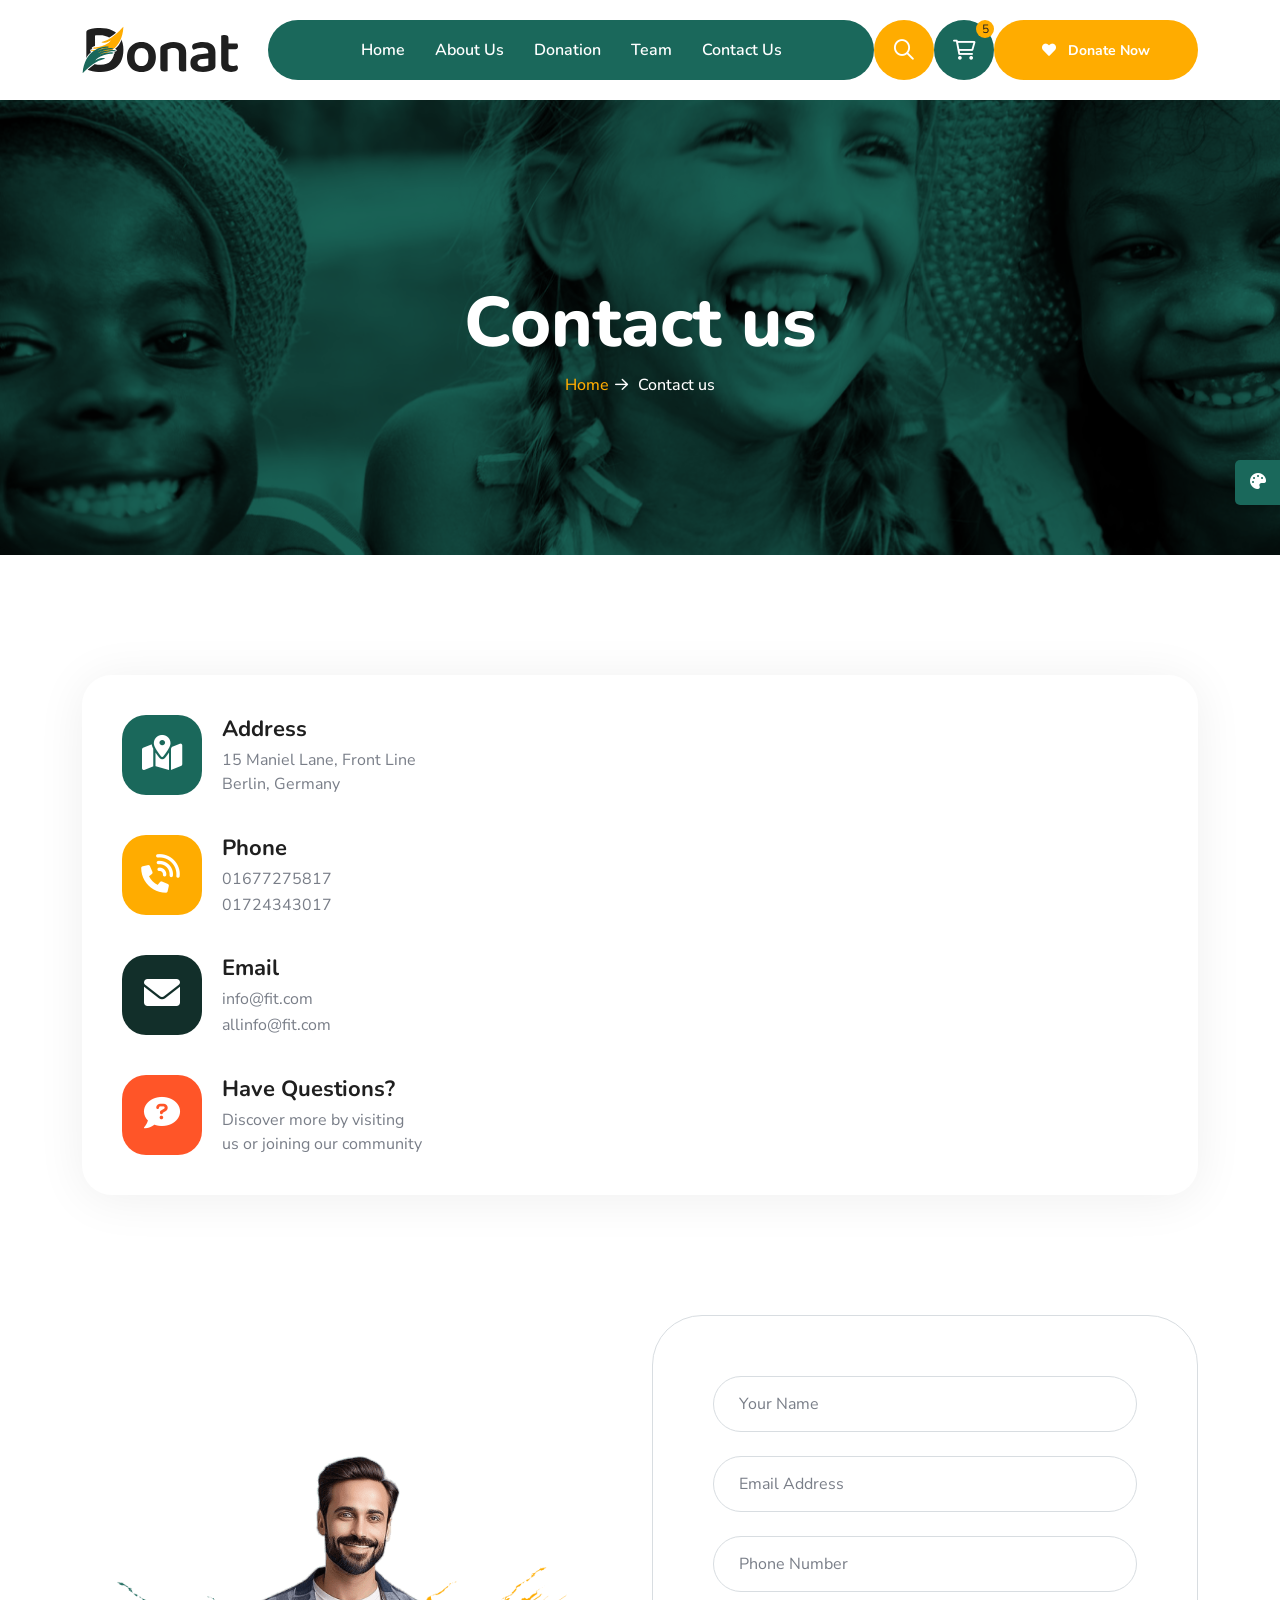
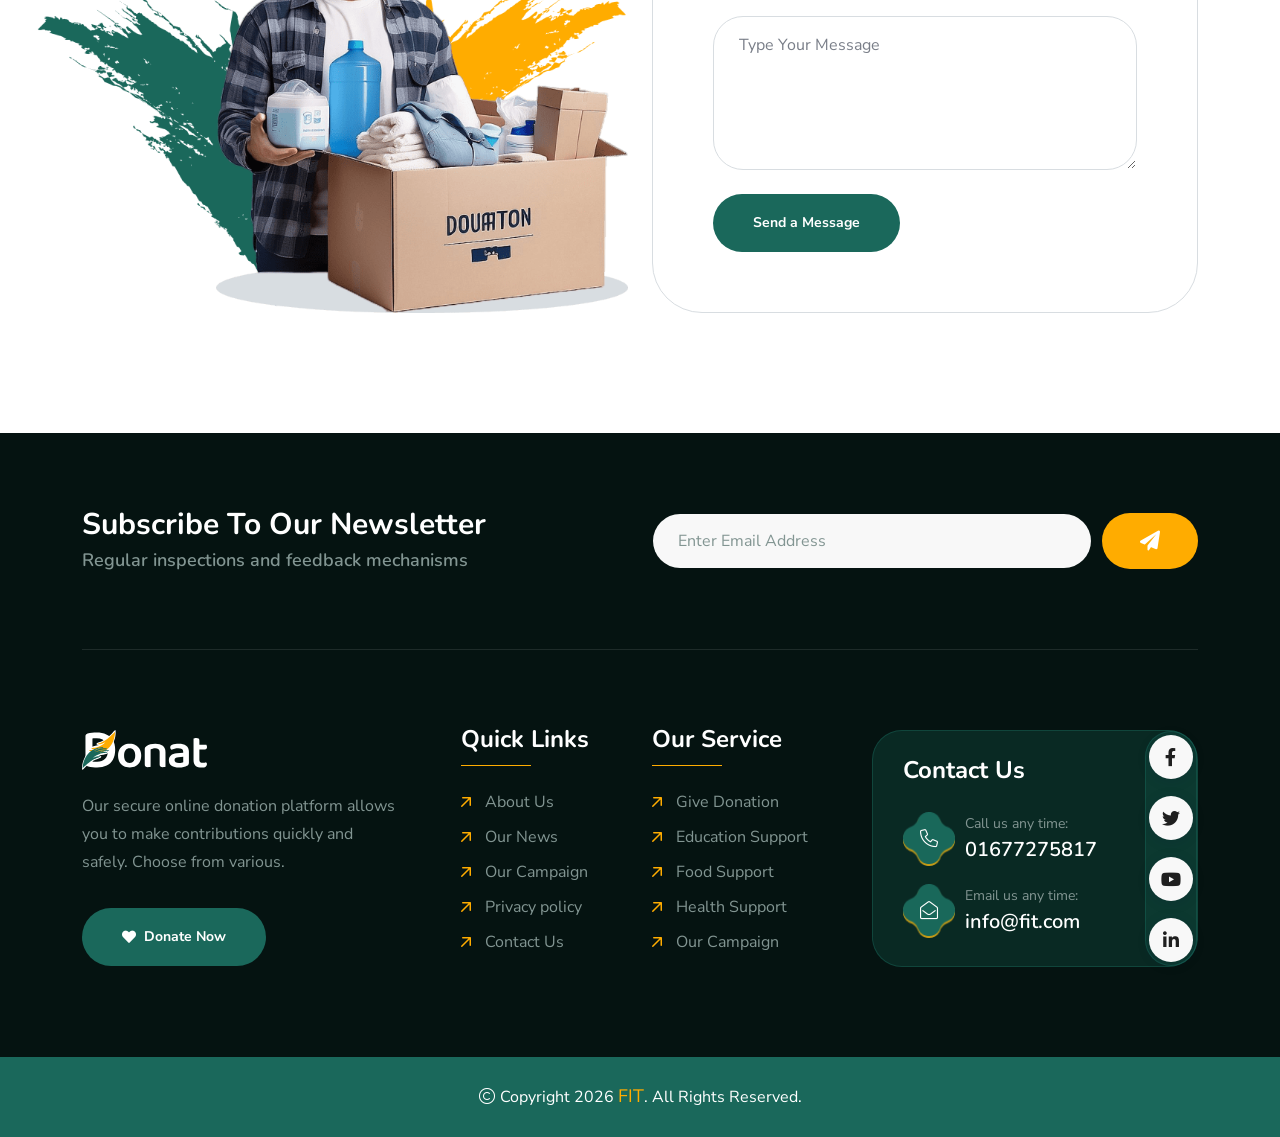
<file: contact.html>
<!doctype html>
<html class="no-js" lang="zxx" dir="ltr">



<head>
    <meta charset="utf-8">
    <meta http-equiv="x-ua-compatible" content="ie=edge">
    <title>FIT Donat - Charity & Donation</title>
    <meta name="author" content="Donat">
    <meta name="description" content="Donat - Charity & Donation HTML Template">
    <meta name="keywords" content="Donat - Charity & Donation HTML Template">
    <meta name="robots" content="INDEX,FOLLOW">

    <!-- Mobile Specific Metas -->
    <meta name="viewport" content="width=device-width, initial-scale=1, shrink-to-fit=no">

    <!-- Favicons - Place favicon.ico in the root directory -->
    <link rel="apple-touch-icon" sizes="57x57" href="assets/img/favicons/apple-icon-57x57.png">
    <link rel="apple-touch-icon" sizes="60x60" href="assets/img/favicons/apple-icon-60x60.png">
    <link rel="apple-touch-icon" sizes="72x72" href="assets/img/favicons/apple-icon-72x72.png">
    <link rel="apple-touch-icon" sizes="76x76" href="assets/img/favicons/apple-icon-76x76.png">
    <link rel="apple-touch-icon" sizes="114x114" href="assets/img/favicons/apple-icon-114x114.png">
    <link rel="apple-touch-icon" sizes="120x120" href="assets/img/favicons/apple-icon-120x120.png">
    <link rel="apple-touch-icon" sizes="144x144" href="assets/img/favicons/apple-icon-144x144.png">
    <link rel="apple-touch-icon" sizes="152x152" href="assets/img/favicons/apple-icon-152x152.png">
    <link rel="apple-touch-icon" sizes="180x180" href="assets/img/favicons/apple-icon-180x180.png">
    <link rel="icon" type="image/png" sizes="192x192" href="assets/img/favicons/android-icon-192x192.png">
    <link rel="icon" type="image/png" sizes="32x32" href="assets/img/favicons/favicon-32x32.png">
    <link rel="icon" type="image/png" sizes="96x96" href="assets/img/favicons/favicon-96x96.png">
    <link rel="icon" type="image/png" sizes="16x16" href="assets/img/favicons/favicon-16x16.png">
    <link rel="manifest" href="assets/img/favicons/manifest.json">
    <meta name="msapplication-TileColor" content="#ffffff">
    <meta name="msapplication-TileImage" content="assets/img/favicons/ms-icon-144x144.png">
    <meta name="theme-color" content="#ffffff">

    <!--==============================
	  Google Fonts
	============================== -->
    <link rel="preconnect" href="https://fonts.googleapis.com/">
    <link rel="preconnect" href="https://fonts.gstatic.com/" crossorigin>
    <link href="https://fonts.googleapis.com/css2?family=Caveat:wght@400..700&amp;family=Nunito+Sans:ital,opsz,wght@0,6..12,200..1000;1,6..12,200..1000&amp;family=Nunito:ital,wght@0,200..1000;1,200..1000&amp;display=swap" rel="stylesheet">

    <!--==============================
	    All CSS File
	============================== -->
    <!-- Bootstrap -->
    <link rel="stylesheet" href="assets/css/bootstrap.min.css">
    <!-- Fontawesome Icon -->
    <link rel="stylesheet" href="assets/css/fontawesome.min.css">
    <!-- Magnific Popup -->
    <link rel="stylesheet" href="assets/css/magnific-popup.min.css">
    <!-- Swiper Js -->
    <link rel="stylesheet" href="assets/css/swiper-bundle.min.css">
    <!-- Theme Custom CSS -->
    <link rel="stylesheet" href="assets/css/style.css">

</head>

<body>

    <!--[if lte IE 9]>
    	<p class="browserupgrade">You are using an <strong>outdated</strong> browser. Please <a href="https://browsehappy.com/">upgrade your browser</a> to improve your experience and security.</p>
  	<![endif]-->


    <!--********************************
   		Code Start From Here 
	******************************** -->

    <!--==============================
     Preloader
  ==============================-->
    <div class="preloader ">
        <button class="th-btn style2 preloaderCls">Cancel Preloader </button>
        <div class="preloader-inner">
            <span class="loader">
                FIT Donat
                <span class="loading-text">FIT Donat</span>
            </span>
        </div>
    </div><!--==============================
    Sidemenu
============================== -->
    <div class="sidemenu-wrapper sidemenu-cart ">
        <div class="sidemenu-content">
            <button class="closeButton sideMenuCls"><i class="far fa-times"></i></button>
            <div class="widget woocommerce widget_shopping_cart">
                <h3 class="widget_title">Shopping cart</h3>
                <div class="widget_shopping_cart_content">
                    <ul class="woocommerce-mini-cart cart_list product_list_widget ">
                        <li class="woocommerce-mini-cart-item mini_cart_item">
                            <a href="#" class="remove remove_from_cart_button"><i class="far fa-times"></i></a>
                            <a href="#"><img src="assets/img/product/product_thumb_1_1.png" alt="Cart Image">Books</a>
                            <span class="quantity">1 ×
                                <span class="woocommerce-Price-amount amount">
                                    <span class="woocommerce-Price-currencySymbol">$</span>940.00</span>
                            </span>
                        </li>
                        <li class="woocommerce-mini-cart-item mini_cart_item">
                            <a href="#" class="remove remove_from_cart_button"><i class="far fa-times"></i></a>
                            <a href="#"><img src="assets/img/product/product_thumb_1_2.png" alt="Cart Image">Medicine</a>
                            <span class="quantity">1 ×
                                <span class="woocommerce-Price-amount amount">
                                    <span class="woocommerce-Price-currencySymbol">$</span>899.00</span>
                            </span>
                        </li>
                        <li class="woocommerce-mini-cart-item mini_cart_item">
                            <a href="#" class="remove remove_from_cart_button"><i class="far fa-times"></i></a>
                            <a href="#"><img src="assets/img/product/product_thumb_1_3.png" alt="Cart Image">Dress</a>
                            <span class="quantity">1 ×
                                <span class="woocommerce-Price-amount amount">
                                    <span class="woocommerce-Price-currencySymbol">$</span>756.00</span>
                            </span>
                        </li>
                        <li class="woocommerce-mini-cart-item mini_cart_item">
                            <a href="#" class="remove remove_from_cart_button"><i class="far fa-times"></i></a>
                            <a href="#"><img src="assets/img/product/product_thumb_1_4.png" alt="Cart Image">Chair</a>
                            <span class="quantity">1 ×
                                <span class="woocommerce-Price-amount amount">
                                    <span class="woocommerce-Price-currencySymbol">$</span>723.00</span>
                            </span>
                        </li>
                        <li class="woocommerce-mini-cart-item mini_cart_item">
                            <a href="#" class="remove remove_from_cart_button"><i class="far fa-times"></i></a>
                            <a href="#"><img src="assets/img/product/product_thumb_1_5.png" alt="Cart Image">Cloths</a>
                            <span class="quantity">1 ×
                                <span class="woocommerce-Price-amount amount">
                                    <span class="woocommerce-Price-currencySymbol">$</span>1080.00</span>
                            </span>
                        </li>
                    </ul>
                    <p class="woocommerce-mini-cart__total total">
                        <strong>Subtotal:</strong>
                        <span class="woocommerce-Price-amount amount">
                            <span class="woocommerce-Price-currencySymbol">$</span>4398.00</span>
                    </p>
                    <p class="woocommerce-mini-cart__buttons buttons">
                        <a href="cart.html" class="th-btn wc-forward">View cart</a>
                        <a href="checkout.html" class="th-btn checkout wc-forward">Checkout</a>
                    </p>
                </div>
            </div>
        </div>
    </div>
    <div class="popup-search-box d-none d-lg-block">
        <button class="searchClose"><i class="far fa-times"></i></button>
        <form action="#">
            <input type="text" placeholder="What are you looking for?">
            <button type="submit"><i class="fal fa-search"></i></button>
        </form>
    </div><!--==============================
    Mobile Menu
  ============================== -->
    <div class="th-menu-wrapper">
        <div class="th-menu-area text-center">
            <button class="th-menu-toggle"><i class="fal fa-times"></i></button>
            <div class="mobile-logo">
                <a href="index.html"><img src="assets/img/logo.svg" alt="Donat"></a>
            </div>
            <div class="th-mobile-menu">
                <ul>
                    <li class="menu-item-has-children">
                        <a href="index.html">Home</a>
                        <!--
                        <ul class="sub-menu">
                            
                            <li class="menu-item-has-children">
                                <a href="#">Multipage</a>
                                <ul class="sub-menu">
                                    <li><a href="index.html">Home One</a></li>
                                    <li><a href="home-2.html">Home Two</a></li>
                                    <li><a href="home-3.html">Home Three</a></li>
                                    <li><a href="home-4.html">Home Four</a></li>
                                    <li><a href="home-5.html">Home Five</a></li>
                                </ul>
                            </li>
                            <li class="menu-item-has-children">
                                <a href="#">Onepage</a>
                                <ul class="sub-menu">
                                    <li><a href="home-1-op.html">Home One</a></li>
                                    <li><a href="home-2-op.html">Home Two</a></li>
                                    <li><a href="home-3-op.html">Home Three</a></li>
                                    <li><a href="home-4-op.html">Home Four</a></li>
                                    <li><a href="home-5-op.html">Home Five</a></li>
                                </ul>
                            </li>
                            <li class="menu-item-has-children">
                                <a href="#">RTL</a>
                                <ul class="sub-menu">
                                    <li><a href="home-1-rtl.html">Home One</a></li>
                                    <li><a href="home-2-rtl.html">Home Two</a></li>
                                    <li><a href="home-3-rtl.html">Home Three</a></li>
                                    <li><a href="home-4-rtl.html">Home Four</a></li>
                                    <li><a href="home-5-rtl.html">Home Five</a></li>
                                </ul>
                            </li>

                           
                        </ul>
                         -->
                    </li>
                    <li><a href="about.html">About Us</a></li>
                    <li class="menu-item-has-children">
                        <a href="#">Donations</a>
                        <ul class="sub-menu">
                            <li><a href="donation.html">Donations</a></li>
                            <li><a href="donation-details.html">Donation Details</a></li>
                            <li><a href="donate-now.html">Donate Now</a></li>
                        </ul>
                    </li>
                    <li class="menu-item-has-children">
                        <a href="#">Pages</a>
                        <ul class="sub-menu">
                            <li class="menu-item-has-children">
                                <a href="#">Shop</a>
                                <ul class="sub-menu">
                                    <li><a href="shop.html">Shop</a></li>
                                    <li><a href="shop-details.html">Shop Details</a></li>
                                    <li><a href="cart.html">Cart Page</a></li>
                                    <li><a href="checkout.html">Checkout</a></li>
                                    <li><a href="wishlist.html">Wishlist</a></li>
                                </ul>
                            </li>
                            <li><a href="team.html">Volunteers</a></li>
                            <li><a href="team-details.html">Volunteer Details</a></li>
                            <li><a href="add-team.html">Become A Volunteer</a></li>
                            <li><a href="gallery.html">Gallery</a></li>
                            <li><a href="pricing.html">Pricing</a></li>
                            <li><a href="faq.html">FAQS</a></li>
                            <li><a href="testimonial.html">Testimonials</a></li>
                            <li><a href="error.html">Error Page</a></li>
                        </ul>
                    </li>
                    <li class="menu-item-has-children">
                        <a href="#">Blog</a>
                        <ul class="sub-menu">
                            <li><a href="blog.html">Blog</a></li>
                            <li><a href="blog-details.html">Blog Details</a></li>
                        </ul>
                    </li>
                    <li>
                        <a href="contact.html">Contact Us</a>
                    </li>
                </ul>
            </div>
        </div>
    </div>
    <div class="color-scheme-wrap active">
        <button class="switchIcon"><i class="fa-solid fa-palette"></i></button>
        <h3 class="color-scheme-wrap-title text-center">Color Switcher</h3>
        <h4 class="color-scheme-wrap-subtitle text-center">Theme Color</h4>
        <div class="color-switch-btns">
            <button data-color="#1A685B"><i class="fa-solid fa-droplet"></i></button>
            <button data-color="#f34e3a"><i class="fa-solid fa-droplet"></i></button>
            <button data-color="#FF4857"><i class="fa-solid fa-droplet"></i></button>
            <button data-color="#3843C1"><i class="fa-solid fa-droplet"></i></button>
            <button data-color="#FF7E02"><i class="fa-solid fa-droplet"></i></button>
        </div>
        <h4 class="color-scheme-wrap-subtitle mt-20 text-center">Secondary Color</h4>
        <div class="secondary-color-switch-btns">
            <button data-secondary-color="#FFAC00"><i class="fa-solid fa-droplet"></i></button>
            <button data-secondary-color="#F41E1E"><i class="fa-solid fa-droplet"></i></button>
            <button data-secondary-color="#f34e3a"><i class="fa-solid fa-droplet"></i></button>
            <button data-secondary-color="#FF4857"><i class="fa-solid fa-droplet"></i></button>
            <button data-secondary-color="#3843C1"><i class="fa-solid fa-droplet"></i></button>
        </div>
    </div><!--==============================
	Header Area
==============================-->
    <header class="th-header header-layout1 onepage-nav">
        <div class="sticky-wrapper">
            <!-- Main Menu Area -->
            <div class="container">
                <div class="menu-area">
                    <div class="header-logo">
                        <a href="index.html"><img src="assets/img/logo.svg" alt="Donat"></a>
                    </div>
                    <div class="menu-area-wrap">
                        <nav class="main-menu d-none d-lg-block">
                            <ul>
                                <li class="">
                                    <a href="index.html">Home</a>                       
                                </li>
                                <li>
                                    <a href="about.html">About Us</a>
                                </li>
                               <li>
                                    <a href="donation.html">Donation</a>
                                </li>
                                
                                <li>
                                    <a href="team.html">Team</a>
                                </li>

                                <li>
                                    <a href="contact.html">Contact Us</a>
                                </li>

                            </ul>
                        </nav>
                        <p class="header-notice"><img class="me-1" src="assets/img/icon/heart-icon.svg" alt="img">Are you ready to help them? Let’s become a volunteers...</p>
                    </div>
                    <div class="header-button">
                        <button type="button" class="icon-btn style2 searchBoxToggler d-lg-block d-none"><i class="far fa-search"></i></button>
                        <button type="button" class="icon-btn sideMenuToggler">
                            <span class="badge">5</span>
                            <i class="fa-regular fa-cart-shopping"></i>
                        </button>
                        <a href="contact.html" class="th-btn style3 d-xl-block d-none"><i class="fas fa-heart me-2"></i> Donate Now</a>
                        <button type="button" class="icon-btn th-menu-toggle d-lg-none"><i class="far fa-bars"></i></button>
                    </div>
                </div>
            </div>
        </div>
    </header>

    <!--==============================
    Breadcumb
============================== -->
    <div class="breadcumb-wrapper " data-bg-src="assets/img/bg/breadcumb-bg.jpg" data-overlay="theme">
        <div class="container">
            <div class="breadcumb-content">
                <h1 class="breadcumb-title">Contact us</h1>
                <ul class="breadcumb-menu">
                    <li><a href="index.html">Home</a></li>
                    <li>Contact us</li>
                </ul>
            </div>
        </div>
    </div><!--==============================
Contact Area   
==============================-->
    <div class="space overflow-hidden contact-area-1 position-relative z-index-common" id="contact-sec">
        <div class="container">
            <div class="contact-wrap1">
                <div class="row gx-60 gy-40">
                    <div class="col-xl-4 col-lg-5">
                        <div class="contact-feature">
                            <div class="box-icon">
                                <i class="fas fa-map-location-dot"></i>
                            </div>
                            <div class="media-body">
                                <h3 class="box-title">Address</h3>
                                <p class="box-text">
                                    15 Maniel Lane, Front Line Berlin, Germany
                                </p>
                            </div>
                        </div>
                        <div class="contact-feature">
                            <div class="box-icon" data-theme-color="#FFAC00">
                                <i class="fas fa-phone-volume"></i>
                            </div>
                            <div class="media-body">
                                <h3 class="box-title">Phone</h3>
                                <p class="box-text"><a href="tel:16363599852">01677275817</a></p>
                                <p class="box-text"><a href="tel:16363599852">01724343017</a></p>
                            </div>
                        </div>
                        <div class="contact-feature">
                            <div class="box-icon" data-theme-color="#122F2A">
                                <i class="fas fa-envelope"></i>
                            </div>
                            <div class="media-body">
                                <h3 class="box-title">Email</h3>
                                <p class="box-text"><a href="mailto:info@donet.com">info@fit.com</a></p>
                                <p class="box-text"><a href="mailto:allinfo@donet.com">allinfo@fit.com</a></p>
                            </div>
                        </div>
                        <div class="contact-feature" data-theme-color="#FF5528">
                            <div class="box-icon">
                                <i class="fas fa-comment-question"></i>
                            </div>
                            <div class="media-body">
                                <h3 class="box-title">Have Questions?</h3>
                                <p class="box-text">Discover more by visiting us or joining our community</p>
                            </div>
                        </div>
                    </div>
                    <div class="col-xl-8 col-lg-7">
                        <div class="contact-map">
                            <iframe src="https://www.google.com/maps/embed?pb=!1m18!1m12!1m3!1d3644.7310056272386!2d89.2286059153658!3d24.00527418490799!2m3!1f0!2f0!3f0!3m2!1i1024!2i768!4f13.1!3m3!1m2!1s0x39fe9b97badc6151%3A0x30b048c9fb2129bc!2sAngfuztheme!5e0!3m2!1sen!2sbd!4v1651028958211!5m2!1sen!2sbd" allowfullscreen="" loading="lazy"></iframe>
                        </div>
                    </div>
                </div>
            </div>
            <div class="contact-page-form-wrap space-top">
                <div class="row gy-40">
                    <div class="col-xl-6 align-self-end">
                        <div class="contact-thumb1-1">
                            <img src="assets/img/normal/contact_1_1.png" alt="img">
                        </div>
                    </div>
                    <div class="col-xl-6">
                        <!--==============================
                        Contact Area  
                        ==============================-->
                        <div class="contact-form-v1 contact-page-form">
                            <form action="https://html.themehour.net/donat/demo/mail.php" method="POST" class="contact-form style-border ajax-contact">
                                <div class="row">
                                    <div class="form-group style-border col-12">
                                        <input type="text" class="form-control" name="name" id="name" placeholder="Your Name">
                                    </div>
                                    <div class="form-group style-border col-12">
                                        <input type="email" class="form-control" name="email" id="email" placeholder="Email Address">
                                    </div>
                                    <div class="form-group style-border col-12">
                                        <input type="number" class="form-control" name="number" id="number" placeholder="Phone Number">
                                    </div>
                                    <div class="form-group style-border col-12">
                                        <textarea name="message" id="message" cols="30" rows="3" class="form-control" placeholder="Type Your Message"></textarea>
                                    </div>
                                    <div class="form-btn col-12">
                                        <button class="th-btn">Send a Message</button>
                                    </div>
                                </div>
                                <p class="form-messages mb-0 mt-3"></p>
                            </form>
                        </div>
                    </div>
                </div>
            </div>
        </div>
    </div>
    <!--==============================
	Footer Area
==============================-->
    <footer class="footer-wrapper footer-default" data-bg-src="assets/img/bg/footer-default-bg-mask.png">
        <div class="footer-bg-shape2 shape-mockup jump" data-top="20%" data-right="0">
            <img src="assets/img/shape/footer-bg-shape3.png" alt="img">
        </div>
        <div class="footer-bg-shape3 shape-mockup d-none" data-bottom="0" data-right="0">
            <img src="assets/img/shape/footer-bg-shape2.png" alt="img">
        </div>
        <div class="footer-top">
            <div class="container">
                <div class="subscribe-box">
                    <div class="row gy-40 align-items-center justify-content-center">
                        <div class="col-xl-6">
                            <h4 class="subscribe-box_title">Subscribe to Our Newsletter</h4>
                            <p class="subscribe-box_text">Regular inspections and feedback mechanisms</p>
                        </div>
                        <div class="col-xl-6 col-lg-8">
                            <form class="newsletter-form">
                                <div class="form-group">
                                    <input class="form-control" type="email" placeholder="Enter Email Address" required="">
                                </div>
                                <button type="submit" class="th-btn style3"><i class="fas fa-paper-plane"></i></button>
                            </form>
                        </div>
                    </div>
                </div>
            </div>
        </div>
        <div class="widget-area">
            <div class="container">
                <div class="row justify-content-between">
                    <div class="col-md-6 col-xl-auto">
                        <div class="widget footer-widget">
                            <div class="th-widget-about">
                                <div class="about-logo">
                                    <a href="index.html"><img src="assets/img/logo-white.svg" alt="Donat"></a>
                                </div>
                                <p class="about-text"> Our secure online donation platform allows you to make contributions quickly and safely. Choose from various.</p>
                                <a href="contact.html" class="th-btn"><i class="fas fa-heart me-2"></i> Donate Now</a>
                            </div>
                        </div>
                    </div>
                    <div class="col-sm-6 col-xl-auto">
                        <div class="widget widget_nav_menu footer-widget">
                            <h3 class="widget_title">Quick Links</h3>
                            <div class="menu-all-pages-container">
                                <ul class="menu">
                                    <li><a href="about.html">About Us</a></li>
                                    <li><a href="blog.html">Our News</a></li>
                                    <li><a href="about.html">Our Campaign</a></li>
                                    <li><a href="contact.html">Privacy policy</a></li>
                                    <li><a href="contact.html">Contact Us</a></li>
                                </ul>
                            </div>
                        </div>
                    </div>
                    <div class="col-sm-6 col-xl-auto">
                        <div class="widget widget_nav_menu footer-widget">
                            <h3 class="widget_title">Our Service</h3>
                            <div class="menu-all-pages-container">
                                <ul class="menu">
                                    <li><a href="donate-now.html">Give Donation</a></li>
                                    <li><a href="faq.html">Education Support</a></li>
                                    <li><a href="faq.html">Food Support</a></li>
                                    <li><a href="faq.html">Health Support</a></li>
                                    <li><a href="gallery.html">Our Campaign </a></li>
                                </ul>
                            </div>
                        </div>
                    </div>
                    <div class="col-md-6 col-xl-auto">
                        <div class="widget footer-widget">
                            <div class="th-widget-contact">
                                <h3 class="widget_title">Contact Us</h3>
                                <div class="info-card">
                                    <div class="box-icon">
                                        <i class="fal fa-phone"></i>
                                        <div class="bg-shape1" data-mask-src="assets/img/shape/info_card_icon_bg_shape_1_1.png"></div>
                                        <div class="bg-shape2" data-mask-src="assets/img/shape/info_card_icon_bg_shape_1_1.png"></div>
                                    </div>
                                    <div class="box-content">
                                        <p class="box-text">Call us any time:</p>
                                        <h4 class="box-title"><a href="tel:16336547896">01677275817</a></h4>
                                    </div>
                                </div>
                                <div class="info-card">
                                    <div class="box-icon">
                                        <i class="fal fa-envelope-open"></i>
                                        <div class="bg-shape1" data-mask-src="assets/img/shape/info_card_icon_bg_shape_1_1.png"></div>
                                        <div class="bg-shape2" data-mask-src="assets/img/shape/info_card_icon_bg_shape_1_1.png"></div>
                                    </div>
                                    <div class="box-content">
                                        <p class="box-text">Email us any time:</p>
                                        <h4 class="box-title"><a href="mailto:info@donat.com">info@fit.com</a></h4>
                                    </div>
                                </div>
                                <div class="th-social style2">
                                    <a href="https://www.facebook.com/"><i class="fab fa-facebook-f"></i></a>
                                    <a href="https://www.twitter.com/"><i class="fab fa-twitter"></i></a>
                                    <a href="https://www.youtube.com/"><i class="fab fa-youtube"></i></a>
                                    <a href="https://www.linkedin.com/"><i class="fab fa-linkedin-in"></i></a>
                                </div>
                            </div>
                        </div>
                    </div>
                </div>
            </div>
        </div>
        <div class="copyright-wrap">
            <div class="container">
                <div class="row justify-content-center gy-3 align-items-center">
                    <div class="col-lg-12">
                        <p class="copyright-text text-center">
                            <i class="fal fa-copyright"></i> Copyright 2026 <a href="index.html">FIT</a>. All Rights Reserved.
                        </p>
                    </div>
                </div>
            </div>
        </div>
    </footer>

    <!--********************************
			Code End  Here 
	******************************** -->

    <!-- Scroll To Top -->
    <div class="scroll-top">
        <svg class="progress-circle svg-content" width="100%" height="100%" viewBox="-1 -1 102 102">
            <path d="M50,1 a49,49 0 0,1 0,98 a49,49 0 0,1 0,-98" style="transition: stroke-dashoffset 10ms linear 0s; stroke-dasharray: 307.919, 307.919; stroke-dashoffset: 307.919;"></path>
        </svg>
    </div>

    <!--==============================
    All Js File
============================== -->
    <!-- Jquery -->
    <script src="assets/js/vendor/jquery-3.7.1.min.js"></script>
    <!-- Swiper Js -->
    <script src="assets/js/swiper-bundle.min.js"></script>
    <!-- Bootstrap -->
    <script src="assets/js/bootstrap.min.js"></script>
    <!-- Magnific Popup -->
    <script src="assets/js/jquery.magnific-popup.min.js"></script>
    <!-- Counter Up -->
    <script src="assets/js/jquery.counterup.min.js"></script>
    <!-- Range Slider -->
    <script src="assets/js/jquery-ui.min.js"></script>
    <!-- Isotope Filter -->
    <script src="assets/js/imagesloaded.pkgd.min.js"></script>
    <script src="assets/js/isotope.pkgd.min.js"></script>

    <!-- Main Js File -->
    <script src="assets/js/main.js"></script>
</body>



</html>
</file>
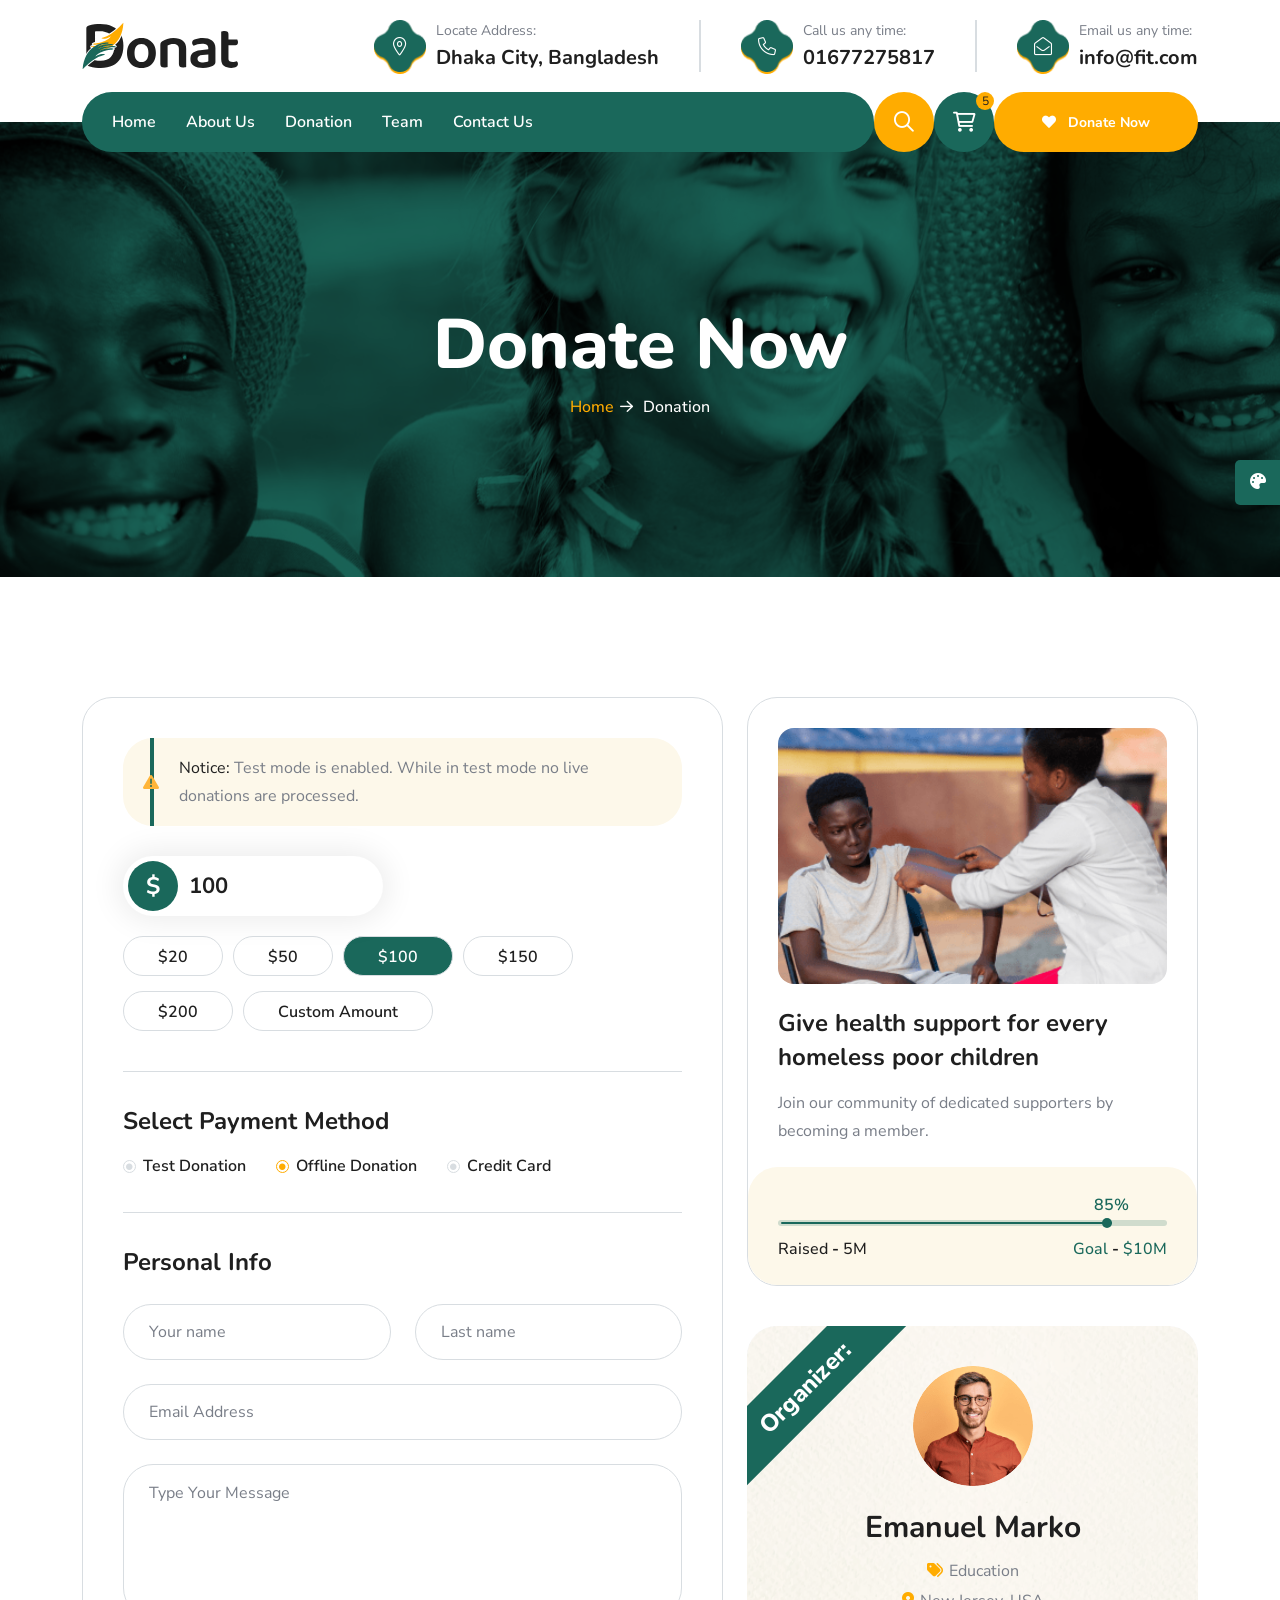
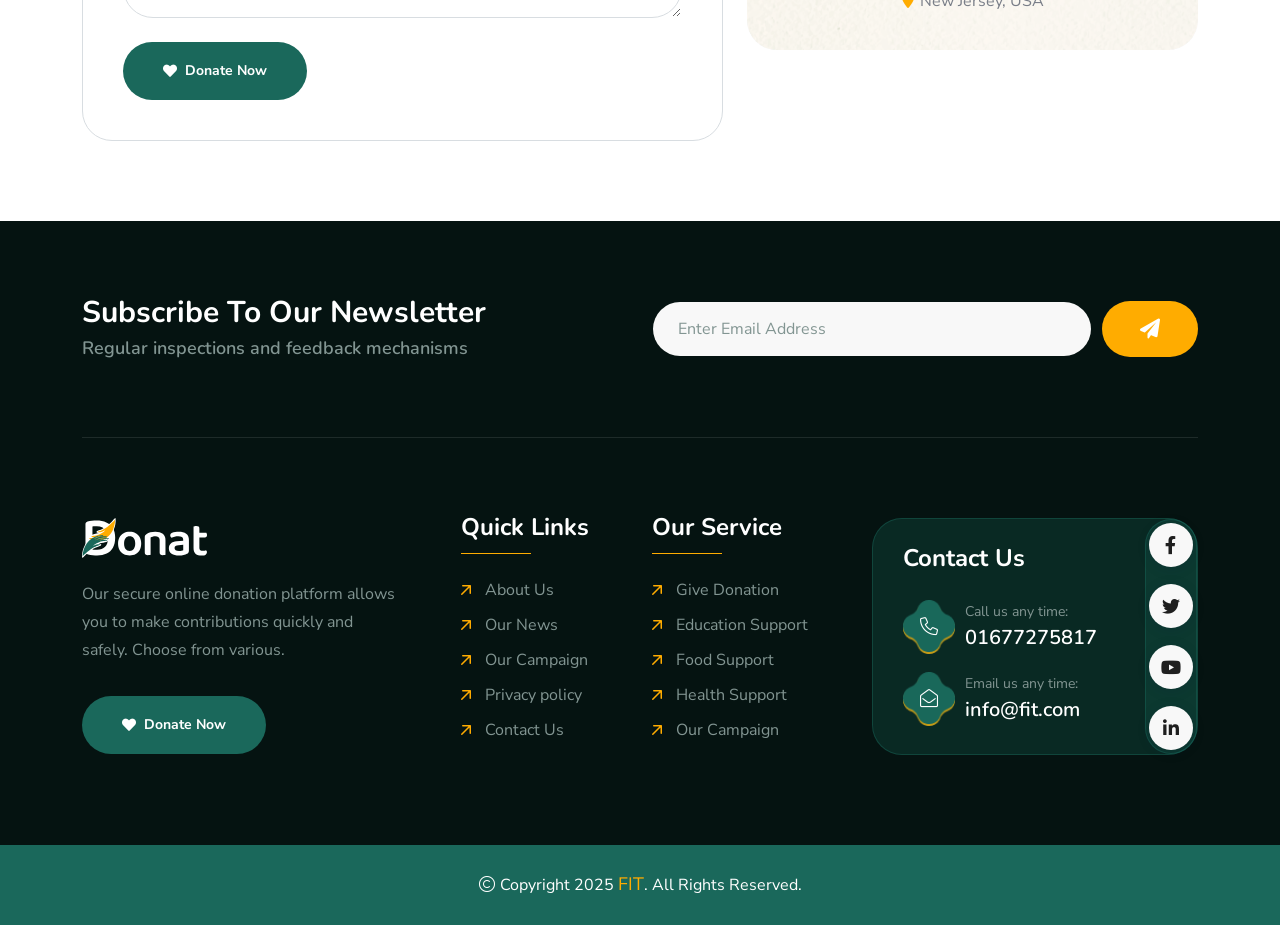
<file: donate-now.html>
<!doctype html>
<html class="no-js" lang="zxx" dir="ltr">


<head>
    <meta charset="utf-8">
    <meta http-equiv="x-ua-compatible" content="ie=edge">
    <title>FIT - Charity & Donation Donate Now</title>
    <meta name="author" content="Donat">
    <meta name="description" content="Donat - Charity & Donation HTML Template">
    <meta name="keywords" content="Donat - Charity & Donation HTML Template">
    <meta name="robots" content="INDEX,FOLLOW">

    <!-- Mobile Specific Metas -->
    <meta name="viewport" content="width=device-width, initial-scale=1, shrink-to-fit=no">

    <!-- Favicons - Place favicon.ico in the root directory -->
    <link rel="apple-touch-icon" sizes="57x57" href="assets/img/favicons/apple-icon-57x57.png">
    <link rel="apple-touch-icon" sizes="60x60" href="assets/img/favicons/apple-icon-60x60.png">
    <link rel="apple-touch-icon" sizes="72x72" href="assets/img/favicons/apple-icon-72x72.png">
    <link rel="apple-touch-icon" sizes="76x76" href="assets/img/favicons/apple-icon-76x76.png">
    <link rel="apple-touch-icon" sizes="114x114" href="assets/img/favicons/apple-icon-114x114.png">
    <link rel="apple-touch-icon" sizes="120x120" href="assets/img/favicons/apple-icon-120x120.png">
    <link rel="apple-touch-icon" sizes="144x144" href="assets/img/favicons/apple-icon-144x144.png">
    <link rel="apple-touch-icon" sizes="152x152" href="assets/img/favicons/apple-icon-152x152.png">
    <link rel="apple-touch-icon" sizes="180x180" href="assets/img/favicons/apple-icon-180x180.png">
    <link rel="icon" type="image/png" sizes="192x192" href="assets/img/favicons/android-icon-192x192.png">
    <link rel="icon" type="image/png" sizes="32x32" href="assets/img/favicons/favicon-32x32.png">
    <link rel="icon" type="image/png" sizes="96x96" href="assets/img/favicons/favicon-96x96.png">
    <link rel="icon" type="image/png" sizes="16x16" href="assets/img/favicons/favicon-16x16.png">
    <link rel="manifest" href="assets/img/favicons/manifest.json">
    <meta name="msapplication-TileColor" content="#ffffff">
    <meta name="msapplication-TileImage" content="assets/img/favicons/ms-icon-144x144.png">
    <meta name="theme-color" content="#ffffff">

    <!--==============================
	  Google Fonts
	============================== -->
    <link rel="preconnect" href="https://fonts.googleapis.com/">
    <link rel="preconnect" href="https://fonts.gstatic.com/" crossorigin>
    <link href="https://fonts.googleapis.com/css2?family=Caveat:wght@400..700&amp;family=Nunito+Sans:ital,opsz,wght@0,6..12,200..1000;1,6..12,200..1000&amp;family=Nunito:ital,wght@0,200..1000;1,200..1000&amp;display=swap" rel="stylesheet">

    <!--==============================
	    All CSS File
	============================== -->
    <!-- Bootstrap -->
    <link rel="stylesheet" href="assets/css/bootstrap.min.css">
    <!-- Fontawesome Icon -->
    <link rel="stylesheet" href="assets/css/fontawesome.min.css">
    <!-- Magnific Popup -->
    <link rel="stylesheet" href="assets/css/magnific-popup.min.css">
    <!-- Swiper Js -->
    <link rel="stylesheet" href="assets/css/swiper-bundle.min.css">
    <!-- Theme Custom CSS -->
    <link rel="stylesheet" href="assets/css/style.css">

</head>

<body>

    <!--[if lte IE 9]>
    	<p class="browserupgrade">You are using an <strong>outdated</strong> browser. Please <a href="https://browsehappy.com/">upgrade your browser</a> to improve your experience and security.</p>
  	<![endif]-->


    <!--********************************
   		Code Start From Here 
	******************************** -->

    <!--==============================
     Preloader
  ==============================-->
    <div class="preloader ">
        <button class="th-btn style2 preloaderCls">Cancel Preloader </button>
        <div class="preloader-inner">
            <span class="loader">
                Donat
                <span class="loading-text">FIT Donat</span>
            </span>
        </div>
    </div><!--==============================
    Sidemenu
============================== -->
    <div class="sidemenu-wrapper sidemenu-cart ">
        <div class="sidemenu-content">
            <button class="closeButton sideMenuCls"><i class="far fa-times"></i></button>
            <div class="widget woocommerce widget_shopping_cart">
                <h3 class="widget_title">Shopping cart</h3>
                <div class="widget_shopping_cart_content">
                    <ul class="woocommerce-mini-cart cart_list product_list_widget ">
                        <li class="woocommerce-mini-cart-item mini_cart_item">
                            <a href="#" class="remove remove_from_cart_button"><i class="far fa-times"></i></a>
                            <a href="#"><img src="assets/img/product/product_thumb_1_1.png" alt="Cart Image">Books</a>
                            <span class="quantity">1 ×
                                <span class="woocommerce-Price-amount amount">
                                    <span class="woocommerce-Price-currencySymbol">$</span>940.00</span>
                            </span>
                        </li>
                        <li class="woocommerce-mini-cart-item mini_cart_item">
                            <a href="#" class="remove remove_from_cart_button"><i class="far fa-times"></i></a>
                            <a href="#"><img src="assets/img/product/product_thumb_1_2.png" alt="Cart Image">Medicine</a>
                            <span class="quantity">1 ×
                                <span class="woocommerce-Price-amount amount">
                                    <span class="woocommerce-Price-currencySymbol">$</span>899.00</span>
                            </span>
                        </li>
                        <li class="woocommerce-mini-cart-item mini_cart_item">
                            <a href="#" class="remove remove_from_cart_button"><i class="far fa-times"></i></a>
                            <a href="#"><img src="assets/img/product/product_thumb_1_3.png" alt="Cart Image">Dress</a>
                            <span class="quantity">1 ×
                                <span class="woocommerce-Price-amount amount">
                                    <span class="woocommerce-Price-currencySymbol">$</span>756.00</span>
                            </span>
                        </li>
                        <li class="woocommerce-mini-cart-item mini_cart_item">
                            <a href="#" class="remove remove_from_cart_button"><i class="far fa-times"></i></a>
                            <a href="#"><img src="assets/img/product/product_thumb_1_4.png" alt="Cart Image">Chair</a>
                            <span class="quantity">1 ×
                                <span class="woocommerce-Price-amount amount">
                                    <span class="woocommerce-Price-currencySymbol">$</span>723.00</span>
                            </span>
                        </li>
                        <li class="woocommerce-mini-cart-item mini_cart_item">
                            <a href="#" class="remove remove_from_cart_button"><i class="far fa-times"></i></a>
                            <a href="#"><img src="assets/img/product/product_thumb_1_5.png" alt="Cart Image">Cloths</a>
                            <span class="quantity">1 ×
                                <span class="woocommerce-Price-amount amount">
                                    <span class="woocommerce-Price-currencySymbol">$</span>1080.00</span>
                            </span>
                        </li>
                    </ul>
                    <p class="woocommerce-mini-cart__total total">
                        <strong>Subtotal:</strong>
                        <span class="woocommerce-Price-amount amount">
                            <span class="woocommerce-Price-currencySymbol">$</span>4398.00</span>
                    </p>
                    <p class="woocommerce-mini-cart__buttons buttons">
                        <a href="cart.html" class="th-btn wc-forward">View cart</a>
                        <a href="checkout.html" class="th-btn checkout wc-forward">Checkout</a>
                    </p>
                </div>
            </div>
        </div>
    </div>
    <div class="popup-search-box d-none d-lg-block">
        <button class="searchClose"><i class="far fa-times"></i></button>
        <form action="#">
            <input type="text" placeholder="What are you looking for?">
            <button type="submit"><i class="fal fa-search"></i></button>
        </form>
    </div><!--==============================
    Mobile Menu
  ============================== -->
    <div class="th-menu-wrapper">
        <div class="th-menu-area text-center">
            <button class="th-menu-toggle"><i class="fal fa-times"></i></button>
            <div class="mobile-logo">
                <a href="index.html"><img src="assets/img/logo.svg" alt="Donat"></a>
            </div>
            <div class="th-mobile-menu">
                <ul>
                    <li class="menu-item-has-children">
                        <a href="index.html">Home</a>
                        <!--
                        <ul class="sub-menu">
                            
                            <li class="menu-item-has-children">
                                <a href="#">Multipage</a>
                                <ul class="sub-menu">
                                    <li><a href="index.html">Home One</a></li>
                                    <li><a href="home-2.html">Home Two</a></li>
                                    <li><a href="home-3.html">Home Three</a></li>
                                    <li><a href="home-4.html">Home Four</a></li>
                                    <li><a href="home-5.html">Home Five</a></li>
                                </ul>
                            </li>
                            <li class="menu-item-has-children">
                                <a href="#">Onepage</a>
                                <ul class="sub-menu">
                                    <li><a href="home-1-op.html">Home One</a></li>
                                    <li><a href="home-2-op.html">Home Two</a></li>
                                    <li><a href="home-3-op.html">Home Three</a></li>
                                    <li><a href="home-4-op.html">Home Four</a></li>
                                    <li><a href="home-5-op.html">Home Five</a></li>
                                </ul>
                            </li>
                            <li class="menu-item-has-children">
                                <a href="#">RTL</a>
                                <ul class="sub-menu">
                                    <li><a href="home-1-rtl.html">Home One</a></li>
                                    <li><a href="home-2-rtl.html">Home Two</a></li>
                                    <li><a href="home-3-rtl.html">Home Three</a></li>
                                    <li><a href="home-4-rtl.html">Home Four</a></li>
                                    <li><a href="home-5-rtl.html">Home Five</a></li>
                                </ul>
                            </li>

                           
                        </ul>
                         -->
                    </li>

                    <li><a href="about.html">About Us</a></li>
                    <li class="menu-item-has-children">
                        <a href="#">Donations</a>
                        <ul class="sub-menu">
                            <li><a href="donation.html">Donations</a></li>
                            <li><a href="donation-details.html">Donation Details</a></li>
                            <li><a href="donate-now.html">Donate Now</a></li>
                        </ul>
                    </li>
                    <!--
                    <li class="menu-item-has-children">
                        <a href="#">Pages</a>
                        <ul class="sub-menu">
                            <li class="menu-item-has-children">
                                <a href="#">Shop</a>
                                <ul class="sub-menu">
                                    <li><a href="shop.html">Shop</a></li>
                                    <li><a href="shop-details.html">Shop Details</a></li>
                                    <li><a href="cart.html">Cart Page</a></li>
                                    <li><a href="checkout.html">Checkout</a></li>
                                    <li><a href="wishlist.html">Wishlist</a></li>
                                </ul>
                            </li>
                            <li><a href="team.html">Volunteers</a></li>
                            <li><a href="team-details.html">Volunteer Details</a></li>
                            <li><a href="add-team.html">Become A Volunteer</a></li>
                            <li><a href="gallery.html">Gallery</a></li>
                            <li><a href="pricing.html">Pricing</a></li>
                            <li><a href="faq.html">FAQS</a></li>
                            <li><a href="testimonial.html">Testimonials</a></li>
                            <li><a href="error.html">Error Page</a></li>
                        </ul>
                    </li>
                    
                    <li class="menu-item-has-children">
                        <a href="#">Blog</a>
                        <ul class="sub-menu">
                            <li><a href="blog.html">Blog</a></li>
                            <li><a href="blog-details.html">Blog Details</a></li>
                        </ul>
                    </li>
                    -->
                    <li>
                    <a href="team.html">Team</a>
                                
                    </li>
                    <li>
                        <a href="contact.html">Contact Us</a>
                    </li>
                </ul>
            </div>
        </div>
    </div>
    <div class="color-scheme-wrap active">
        <button class="switchIcon"><i class="fa-solid fa-palette"></i></button>
        <h3 class="color-scheme-wrap-title text-center">Color Switcher</h3>
        <h4 class="color-scheme-wrap-subtitle text-center">Theme Color</h4>
        <div class="color-switch-btns">
            <button data-color="#1A685B"><i class="fa-solid fa-droplet"></i></button>
            <button data-color="#f34e3a"><i class="fa-solid fa-droplet"></i></button>
            <button data-color="#FF4857"><i class="fa-solid fa-droplet"></i></button>
            <button data-color="#3843C1"><i class="fa-solid fa-droplet"></i></button>
            <button data-color="#FF7E02"><i class="fa-solid fa-droplet"></i></button>
        </div>
        <h4 class="color-scheme-wrap-subtitle mt-20 text-center">Secondary Color</h4>
        <div class="secondary-color-switch-btns">
            <button data-secondary-color="#FFAC00"><i class="fa-solid fa-droplet"></i></button>
            <button data-secondary-color="#F41E1E"><i class="fa-solid fa-droplet"></i></button>
            <button data-secondary-color="#f34e3a"><i class="fa-solid fa-droplet"></i></button>
            <button data-secondary-color="#FF4857"><i class="fa-solid fa-droplet"></i></button>
            <button data-secondary-color="#3843C1"><i class="fa-solid fa-droplet"></i></button>
        </div>
    </div><!--==============================
	Header Area
==============================-->
    <header class="th-header header-default">
        <div class="menu-top">
            <div class="container">
                <div class="row justify-content-center justify-content-lg-between align-items-center gy-2">
                    <div class="col-auto d-none d-lg-block">
                        <div class="header-logo">
                            <a href="index.html"><img src="assets/img/logo.svg" alt="Donat"></a>
                        </div>
                    </div>
                    <div class="col-auto d-none d-md-block">
                        <div class="info-card-wrap">
                            <div class="info-card">
                                <div class="box-icon">
                                    <i class="fal fa-map-marker-alt"></i>
                                    <div class="bg-shape1" data-mask-src="assets/img/shape/info_card_icon_bg_shape_1_1.png"></div>
                                    <div class="bg-shape2" data-mask-src="assets/img/shape/info_card_icon_bg_shape_1_1.png"></div>
                                </div>
                                <div class="box-content">
                                    <p class="box-text">Locate Address:</p>
                                    <h4 class="box-title"><a href="https://www.google.com/maps">Dhaka City, Bangladesh</a></h4>
                                </div>
                            </div>
                            <div class="info-card">
                                <div class="box-icon">
                                    <i class="fal fa-phone"></i>
                                    <div class="bg-shape1" data-mask-src="assets/img/shape/info_card_icon_bg_shape_1_1.png"></div>
                                    <div class="bg-shape2" data-mask-src="assets/img/shape/info_card_icon_bg_shape_1_1.png"></div>
                                </div>
                                <div class="box-content">
                                    <p class="box-text">Call us any time:</p>
                                    <h4 class="box-title"><a href="tel:16336547896">01677275817</a></h4>
                                </div>
                            </div>
                            <div class="info-card">
                                <div class="box-icon">
                                    <i class="fal fa-envelope-open"></i>
                                    <div class="bg-shape1" data-mask-src="assets/img/shape/info_card_icon_bg_shape_1_1.png"></div>
                                    <div class="bg-shape2" data-mask-src="assets/img/shape/info_card_icon_bg_shape_1_1.png"></div>
                                </div>
                                <div class="box-content">
                                    <p class="box-text">Email us any time:</p>
                                    <h4 class="box-title"><a href="mailto:info@donat.com">info@fit.com</a></h4>
                                </div>
                            </div>
                        </div>
                    </div>
                    <div class="col-auto header-social-col">
                        <div class="th-social">
                            <a href="https://www.facebook.com/"><i class="fab fa-facebook-f"></i></a>
                            <a href="https://www.twitter.com/"><i class="fab fa-twitter"></i></a>
                            <a href="https://www.youtube.com/"><i class="fab fa-youtube"></i></a>
                            <a href="https://www.linkedin.com/"><i class="fab fa-linkedin-in"></i></a>
                        </div>
                    </div>
                </div>
            </div>
        </div>
        <div class="sticky-wrapper">
            <!-- Main Menu Area -->
            <div class="container">
                <div class="menu-area">
                    <div class="menu-area-wrap">
                        <div class="col-auto d-inline-block d-lg-none">
                            <div class="header-logo">
                                <a href="index.html"><img src="assets/img/logo-white.svg" alt="Donat"></a>
                            </div>
                        </div>
                        <nav class="main-menu d-none d-lg-block">
                            <ul>
                                <li class="">
                                    <a href="index.html">Home</a>                       
                                </li>
                                <li>
                                    <a href="about.html">About Us</a>
                                </li>
                               <li>
                                    <a href="donation.html">Donation</a>
                                </li>
                                
                                <li>
                                    <a href="team.html">Team</a>
                                </li>

                                <li>
                                    <a href="contact.html">Contact Us</a>
                                </li>                           
                                 </ul>
                        </nav>
                        <p class="header-notice"><img class="me-1" src="assets/img/icon/heart-icon.svg" alt="img">Are you ready to help them? Let’s become a volunteers...</p>
                    </div>
                    <div class="header-button">
                        <button type="button" class="icon-btn style2 searchBoxToggler d-lg-block d-none"><i class="far fa-search"></i></button>
                        <button type="button" class="icon-btn sideMenuToggler">
                            <span class="badge">5</span>
                            <i class="fa-regular fa-cart-shopping"></i>
                        </button>
                        <a href="contact.html" class="th-btn style3 d-lg-block d-none"><i class="fas fa-heart me-2"></i> Donate Now</a>
                        <button type="button" class="icon-btn th-menu-toggle d-lg-none"><i class="far fa-bars"></i></button>
                    </div>
                </div>
            </div>
        </div>
    </header>


    <!--==============================
    Breadcumb
============================== -->
    <div class="breadcumb-wrapper " data-bg-src="assets/img/bg/breadcumb-bg.jpg" data-overlay="theme">
        <div class="container">
            <div class="breadcumb-content">
                <h1 class="breadcumb-title">Donate Now</h1>
                <ul class="breadcumb-menu">
                    <li><a href="index.html">Home</a></li>
                    <li>Donation</li>
                </ul>
            </div>
        </div>
    </div><!--==============================
    Blog Area
==============================-->
    <section class="donation-details space-top space-extra2-bottom">
        <div class="container">
            <div class="row gx-40">
                <div class="col-xxl-8 col-lg-7">
                    <div class="donation-form-v1">
                        <p class="donation-form-notice"><i class="fa-solid fa-triangle-exclamation"></i><span class="text-title">Notice:</span> Test mode is enabled. While in test mode no live donations are processed.</p>
                        <form action="https://html.themehour.net/donat/demo/mail.php" method="POST" class="contact-form ajax-contact">
                            <div class="form-group donate-input">
                                <input type="text" value="100" required class="donate_amount">
                                <span class="icon">
                                    $
                                </span>
                            </div>
                            <ul class="donate-amount-button-list list-unstyled">
                                <li class="donate-amount-button" data-amount="20">
                                    $20
                                </li>

                                <li class="donate-amount-button" data-amount="50">
                                    $50
                                </li>

                                <li class="donate-amount-button active" data-amount="100">
                                    $100
                                </li>

                                <li class="donate-amount-button" data-amount="150">
                                    $150
                                </li>

                                <li class="donate-amount-button" data-amount="200">
                                    $200
                                </li>
                                <li class="donate-amount-button" data-amount="Custom Amount">
                                    Custom Amount
                                </li>
                            </ul>

                            <h5 class="title">Select Payment Method</h5>
                            <ul class="donate-payment-method list-unstyled">
                                <li>
                                    <input type="radio" id="test_donation" name="donate_method" class="donate_method">
                                    <label for="test_donation">Test Donation</label>
                                </li>
                                <li>
                                    <input type="radio" id="offline_donation" name="donate_method" class="donate_method" checked="checked">
                                    <label for="offline_donation">Offline Donation</label>
                                </li>
                                <li>
                                    <input type="radio" id="credit_card" name="donate_method" class="donate_method">
                                    <label for="credit_card">Credit Card</label>
                                </li>
                            </ul>
                            <h5 class="title mb-25">Personal Info</h5>
                            <div class="row">
                                <div class="form-group style-border col-md-6">
                                    <input type="text" class="form-control" name="name" id="name" placeholder="Your name">
                                </div>
                                <div class="form-group style-border col-md-6">
                                    <input type="text" class="form-control" name="lastname" id="lastname" placeholder="Last name">
                                </div>
                                <div class="form-group style-border col-md-12">
                                    <input type="email" class="form-control" name="email" id="email" placeholder="Email Address">
                                </div>
                                <div class="form-group style-border col-12">
                                    <textarea name="message" id="message" cols="30" rows="3" class="form-control" placeholder="Type Your Message"></textarea>
                                </div>
                                <div class="form-btn col-12">
                                    <button class="th-btn"><i class="fas fa-heart me-2"></i> Donate Now</button>
                                </div>
                            </div>
                            <p class="form-messages mb-0 mt-3"></p>
                        </form>
                    </div>
                </div>
                <div class="col-xxl-4 col-lg-5">
                    <aside class="sidebar-area donation-sidebar">
                        <div class="widget  ">
                            <div class="widget-donation-card">
                                <div class="box-content">
                                    <div class="box-thumb">
                                        <a href="blog-details.html"><img src="assets/img/widget/widget-donation_card1_1.jpg" alt="Blog Image"></a>
                                    </div>
                                    <h4 class="box-title"><a class="text-inherit" href="blog-details.html">Give health support for every
                                            homeless poor children</a></h4>
                                    <p class="box-text">Join our community of dedicated supporters by
                                        becoming a member.</p>
                                </div>
                                <div class="donation-progress-wrap">
                                    <div class="media-left">
                                        <div class="progress">
                                            <div class="progress-bar" style="width: 85%;">
                                                <div class="progress-value">85%</div>
                                            </div>
                                        </div>
                                        <div class="donation-progress-content">
                                            <span class="donation-card_raise text-title">Raised<span class="ms-1 me-1">-</span>5M</span>
                                            <span class="donation-card_goal text-theme">Goal<span class="ms-1 me-1">-</span>$10M</span>
                                        </div>
                                    </div>
                                </div>
                            </div>
                        </div>
                        <div class="widget  " data-bg-src="assets/img/bg/gray-bg2.png" data-overlay="gray" data-opacity="5">
                            <div class="author-widget-wrap">
                                <div class="author-tag">Organizer:</div>
                                <div class="avater">
                                    <img src="assets/img/blog/blog-author.jpg" alt="avater">
                                </div>
                                <div class="author-info">
                                    <h4 class="name"><a class="text-inherit" href="blog.html">Emanuel Marko</a></h4>
                                    <span class="meta">
                                        <a href="blog.html"><i class="fas fa-tags"></i>Education</a>
                                    </span>
                                    <span class="meta">
                                        <a href="blog.html"><i class="fas fa-map-marker-alt"></i>New Jersey, USA</a>
                                    </span>
                                </div>
                            </div>
                        </div>
                    </aside>
                </div>
            </div>
        </div>
    </section>
    <!--==============================
	Footer Area
==============================-->
    <footer class="footer-wrapper footer-default" data-bg-src="assets/img/bg/footer-default-bg-mask.png">
        <div class="footer-bg-shape2 shape-mockup jump" data-top="20%" data-right="0">
            <img src="assets/img/shape/footer-bg-shape3.png" alt="img">
        </div>
        <div class="footer-bg-shape3 shape-mockup d-none" data-bottom="0" data-right="0">
            <img src="assets/img/shape/footer-bg-shape2.png" alt="img">
        </div>
        <div class="footer-top">
            <div class="container">
                <div class="subscribe-box">
                    <div class="row gy-40 align-items-center justify-content-center">
                        <div class="col-xl-6">
                            <h4 class="subscribe-box_title">Subscribe to Our Newsletter</h4>
                            <p class="subscribe-box_text">Regular inspections and feedback mechanisms</p>
                        </div>
                        <div class="col-xl-6 col-lg-8">
                            <form class="newsletter-form">
                                <div class="form-group">
                                    <input class="form-control" type="email" placeholder="Enter Email Address" required="">
                                </div>
                                <button type="submit" class="th-btn style3"><i class="fas fa-paper-plane"></i></button>
                            </form>
                        </div>
                    </div>
                </div>
            </div>
        </div>
        <div class="widget-area">
            <div class="container">
                <div class="row justify-content-between">
                    <div class="col-md-6 col-xl-auto">
                        <div class="widget footer-widget">
                            <div class="th-widget-about">
                                <div class="about-logo">
                                    <a href="index.html"><img src="assets/img/logo-white.svg" alt="Donat"></a>
                                </div>
                                <p class="about-text"> Our secure online donation platform allows you to make contributions quickly and safely. Choose from various.</p>
                                <a href="contact.html" class="th-btn"><i class="fas fa-heart me-2"></i> Donate Now</a>
                            </div>
                        </div>
                    </div>
                    <div class="col-sm-6 col-xl-auto">
                        <div class="widget widget_nav_menu footer-widget">
                            <h3 class="widget_title">Quick Links</h3>
                            <div class="menu-all-pages-container">
                                <ul class="menu">
                                    <li><a href="about.html">About Us</a></li>
                                    <li><a href="blog.html">Our News</a></li>
                                    <li><a href="about.html">Our Campaign</a></li>
                                    <li><a href="contact.html">Privacy policy</a></li>
                                    <li><a href="contact.html">Contact Us</a></li>
                                </ul>
                            </div>
                        </div>
                    </div>
                    <div class="col-sm-6 col-xl-auto">
                        <div class="widget widget_nav_menu footer-widget">
                            <h3 class="widget_title">Our Service</h3>
                            <div class="menu-all-pages-container">
                                <ul class="menu">
                                    <li><a href="donate-now.html">Give Donation</a></li>
                                    <li><a href="faq.html">Education Support</a></li>
                                    <li><a href="faq.html">Food Support</a></li>
                                    <li><a href="faq.html">Health Support</a></li>
                                    <li><a href="gallery.html">Our Campaign </a></li>
                                </ul>
                            </div>
                        </div>
                    </div>
                    <div class="col-md-6 col-xl-auto">
                        <div class="widget footer-widget">
                            <div class="th-widget-contact">
                                <h3 class="widget_title">Contact Us</h3>
                                <div class="info-card">
                                    <div class="box-icon">
                                        <i class="fal fa-phone"></i>
                                        <div class="bg-shape1" data-mask-src="assets/img/shape/info_card_icon_bg_shape_1_1.png"></div>
                                        <div class="bg-shape2" data-mask-src="assets/img/shape/info_card_icon_bg_shape_1_1.png"></div>
                                    </div>
                                    <div class="box-content">
                                        <p class="box-text">Call us any time:</p>
                                        <h4 class="box-title"><a href="tel:16336547896">01677275817</a></h4>
                                    </div>
                                </div>
                                <div class="info-card">
                                    <div class="box-icon">
                                        <i class="fal fa-envelope-open"></i>
                                        <div class="bg-shape1" data-mask-src="assets/img/shape/info_card_icon_bg_shape_1_1.png"></div>
                                        <div class="bg-shape2" data-mask-src="assets/img/shape/info_card_icon_bg_shape_1_1.png"></div>
                                    </div>
                                    <div class="box-content">
                                        <p class="box-text">Email us any time:</p>
                                        <h4 class="box-title"><a href="mailto:info@donat.com">info@fit.com</a></h4>
                                    </div>
                                </div>
                                <div class="th-social style2">
                                    <a href="https://www.facebook.com/"><i class="fab fa-facebook-f"></i></a>
                                    <a href="https://www.twitter.com/"><i class="fab fa-twitter"></i></a>
                                    <a href="https://www.youtube.com/"><i class="fab fa-youtube"></i></a>
                                    <a href="https://www.linkedin.com/"><i class="fab fa-linkedin-in"></i></a>
                                </div>
                            </div>
                        </div>
                    </div>
                </div>
            </div>
        </div>
        <div class="copyright-wrap">
            <div class="container">
                <div class="row justify-content-center gy-3 align-items-center">
                    <div class="col-lg-12">
                        <p class="copyright-text text-center">
                            <i class="fal fa-copyright"></i> Copyright 2025 <a href="index.html">FIT</a>. All Rights Reserved.
                        </p>
                    </div>
                </div>
            </div>
        </div>
    </footer>

    <!--********************************
			Code End  Here 
	******************************** -->

    <!-- Scroll To Top -->
    <div class="scroll-top">
        <svg class="progress-circle svg-content" width="100%" height="100%" viewBox="-1 -1 102 102">
            <path d="M50,1 a49,49 0 0,1 0,98 a49,49 0 0,1 0,-98" style="transition: stroke-dashoffset 10ms linear 0s; stroke-dasharray: 307.919, 307.919; stroke-dashoffset: 307.919;"></path>
        </svg>
    </div>

    <!--==============================
    All Js File
============================== -->
    <!-- Jquery -->
    <script src="assets/js/vendor/jquery-3.7.1.min.js"></script>
    <!-- Swiper Js -->
    <script src="assets/js/swiper-bundle.min.js"></script>
    <!-- Bootstrap -->
    <script src="assets/js/bootstrap.min.js"></script>
    <!-- Magnific Popup -->
    <script src="assets/js/jquery.magnific-popup.min.js"></script>
    <!-- Counter Up -->
    <script src="assets/js/jquery.counterup.min.js"></script>
    <!-- Range Slider -->
    <script src="assets/js/jquery-ui.min.js"></script>
    <!-- Isotope Filter -->
    <script src="assets/js/imagesloaded.pkgd.min.js"></script>
    <script src="assets/js/isotope.pkgd.min.js"></script>

    <!-- Main Js File -->
    <script src="assets/js/main.js"></script>
</body>



</html>
</file>
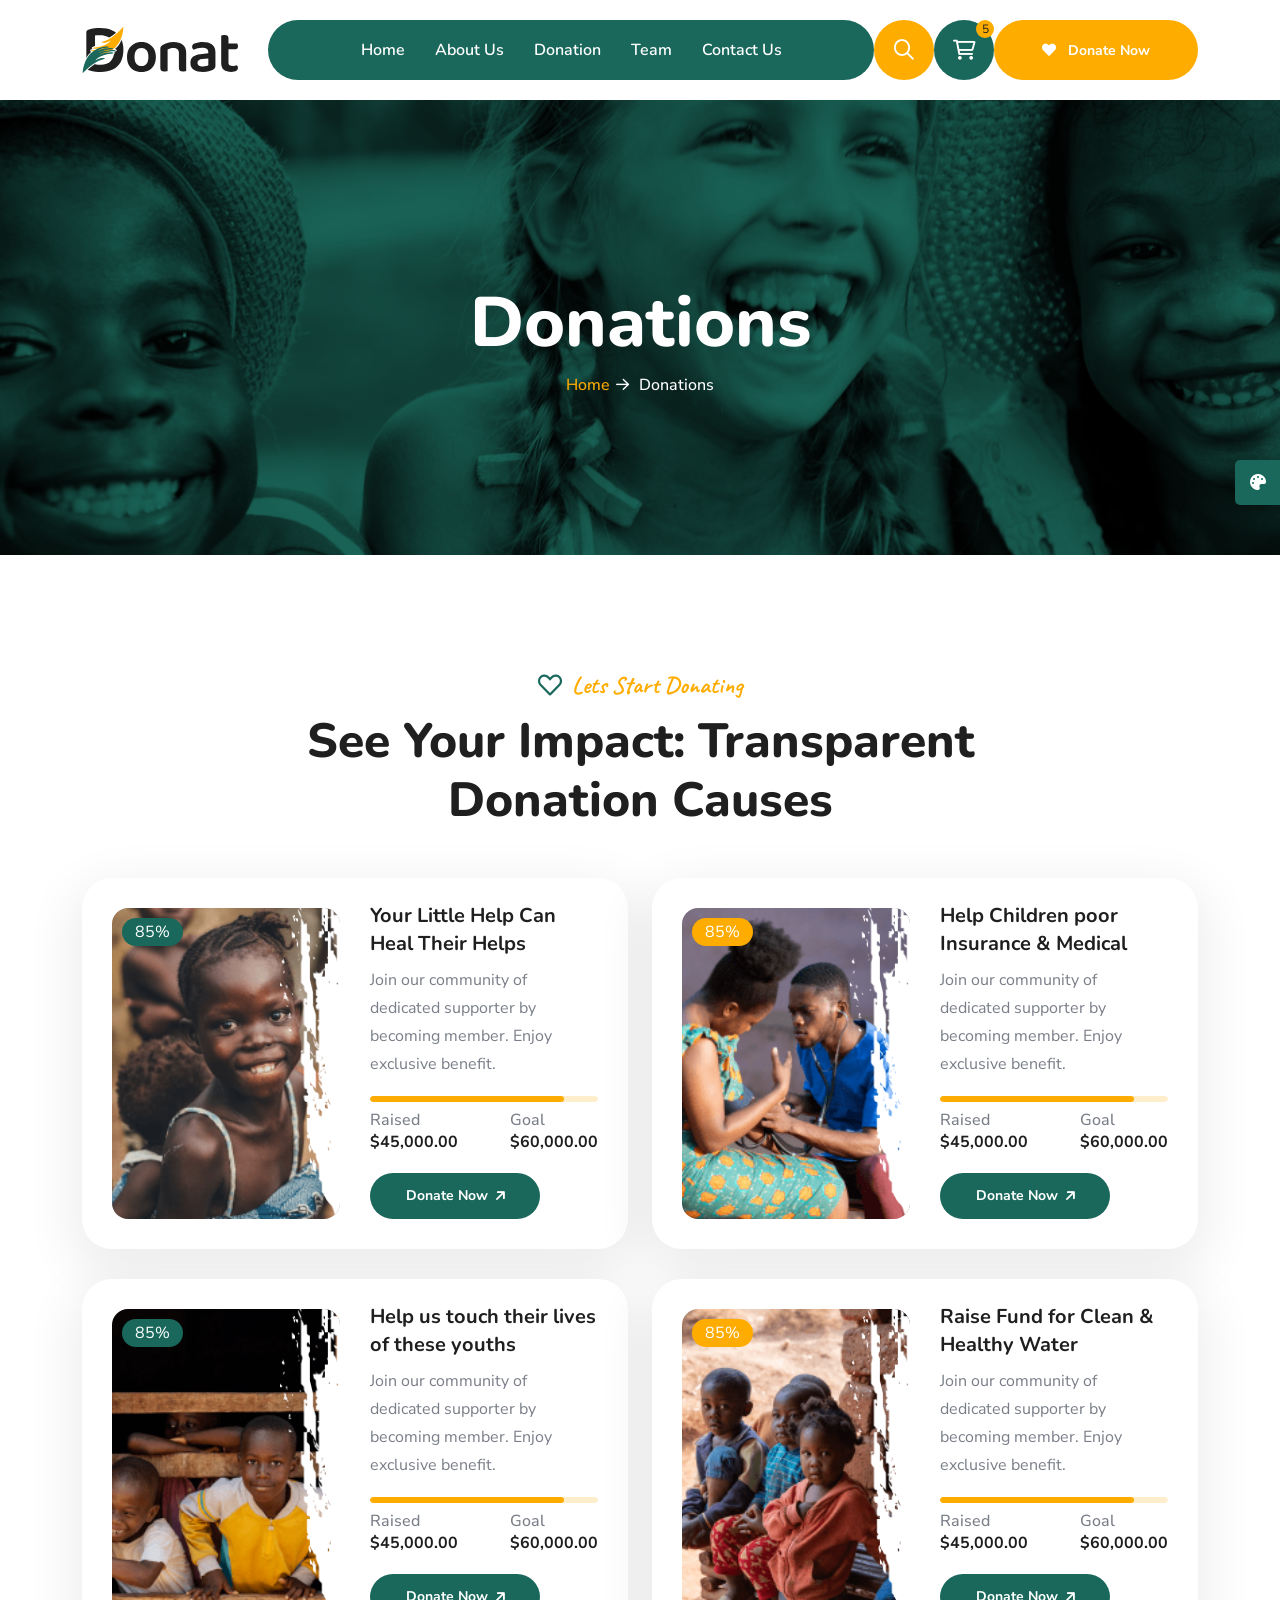
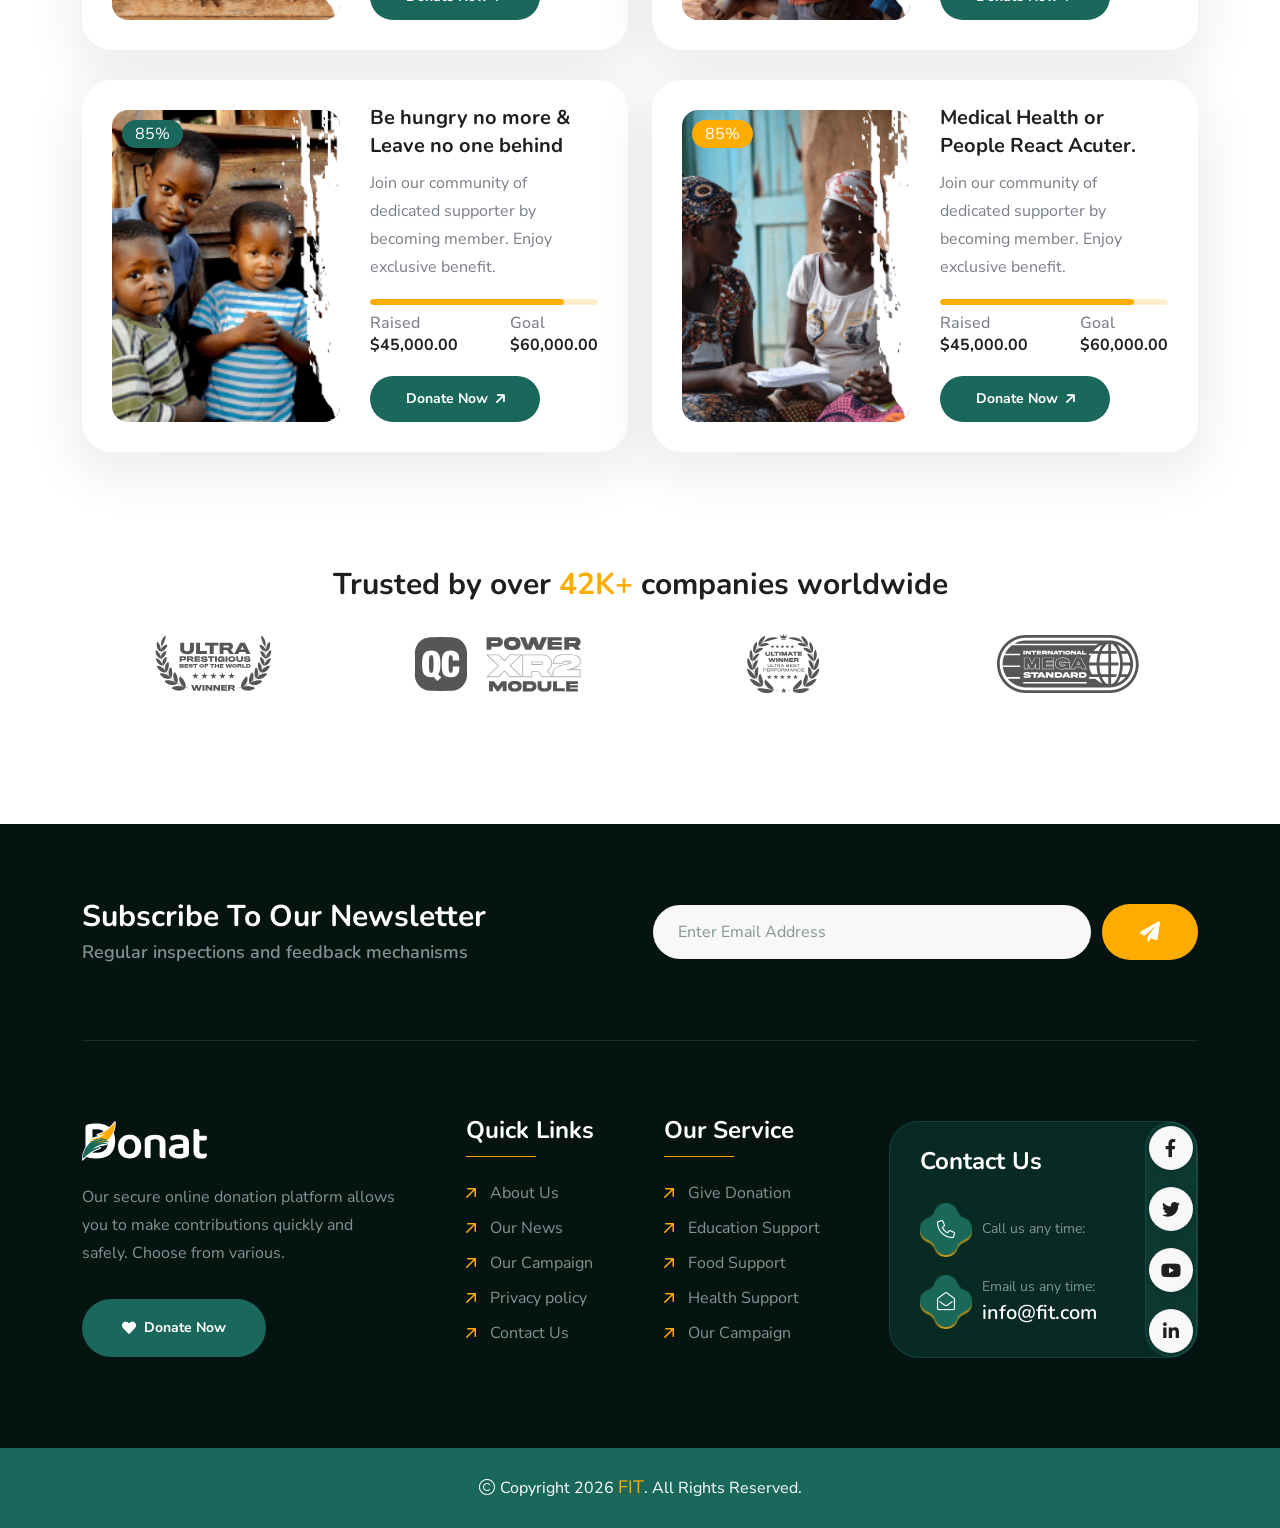
<file: donation.html>
<!doctype html>
<html class="no-js" lang="zxx" dir="ltr">


<head>
    <meta charset="utf-8">
    <meta http-equiv="x-ua-compatible" content="ie=edge">
    <title>FIT Donat - Charity & Donation</title>
    <meta name="author" content="Donat">
    <meta name="description" content="Donat - Charity & Donation HTML Template">
    <meta name="keywords" content="Donat - Charity & Donation HTML Template">
    <meta name="robots" content="INDEX,FOLLOW">

    <!-- Mobile Specific Metas -->
    <meta name="viewport" content="width=device-width, initial-scale=1, shrink-to-fit=no">

    <!-- Favicons - Place favicon.ico in the root directory -->
    <link rel="apple-touch-icon" sizes="57x57" href="assets/img/favicons/apple-icon-57x57.png">
    <link rel="apple-touch-icon" sizes="60x60" href="assets/img/favicons/apple-icon-60x60.png">
    <link rel="apple-touch-icon" sizes="72x72" href="assets/img/favicons/apple-icon-72x72.png">
    <link rel="apple-touch-icon" sizes="76x76" href="assets/img/favicons/apple-icon-76x76.png">
    <link rel="apple-touch-icon" sizes="114x114" href="assets/img/favicons/apple-icon-114x114.png">
    <link rel="apple-touch-icon" sizes="120x120" href="assets/img/favicons/apple-icon-120x120.png">
    <link rel="apple-touch-icon" sizes="144x144" href="assets/img/favicons/apple-icon-144x144.png">
    <link rel="apple-touch-icon" sizes="152x152" href="assets/img/favicons/apple-icon-152x152.png">
    <link rel="apple-touch-icon" sizes="180x180" href="assets/img/favicons/apple-icon-180x180.png">
    <link rel="icon" type="image/png" sizes="192x192" href="assets/img/favicons/android-icon-192x192.png">
    <link rel="icon" type="image/png" sizes="32x32" href="assets/img/favicons/favicon-32x32.png">
    <link rel="icon" type="image/png" sizes="96x96" href="assets/img/favicons/favicon-96x96.png">
    <link rel="icon" type="image/png" sizes="16x16" href="assets/img/favicons/favicon-16x16.png">
    <link rel="manifest" href="assets/img/favicons/manifest.json">
    <meta name="msapplication-TileColor" content="#ffffff">
    <meta name="msapplication-TileImage" content="assets/img/favicons/ms-icon-144x144.png">
    <meta name="theme-color" content="#ffffff">

    <!--==============================
	  Google Fonts
	============================== -->
    <link rel="preconnect" href="https://fonts.googleapis.com/">
    <link rel="preconnect" href="https://fonts.gstatic.com/" crossorigin>
    <link href="https://fonts.googleapis.com/css2?family=Caveat:wght@400..700&amp;family=Nunito+Sans:ital,opsz,wght@0,6..12,200..1000;1,6..12,200..1000&amp;family=Nunito:ital,wght@0,200..1000;1,200..1000&amp;display=swap" rel="stylesheet">

    <!--==============================
	    All CSS File
	============================== -->
    <!-- Bootstrap -->
    <link rel="stylesheet" href="assets/css/bootstrap.min.css">
    <!-- Fontawesome Icon -->
    <link rel="stylesheet" href="assets/css/fontawesome.min.css">
    <!-- Magnific Popup -->
    <link rel="stylesheet" href="assets/css/magnific-popup.min.css">
    <!-- Swiper Js -->
    <link rel="stylesheet" href="assets/css/swiper-bundle.min.css">
    <!-- Theme Custom CSS -->
    <link rel="stylesheet" href="assets/css/style.css">

</head>

<body>

    <!--[if lte IE 9]>
    	<p class="browserupgrade">You are using an <strong>outdated</strong> browser. Please <a href="https://browsehappy.com/">upgrade your browser</a> to improve your experience and security.</p>
  	<![endif]-->


    <!--********************************
   		Code Start From Here 
	******************************** -->

    <!--==============================
     Preloader
  ==============================-->
    <div class="preloader ">
        <button class="th-btn style2 preloaderCls">Cancel Preloader </button>
        <div class="preloader-inner">
            <span class="loader">
                FIT Donat
                <span class="loading-text">Donat</span>
            </span>
        </div>
    </div><!--==============================
    Sidemenu
============================== -->
    <div class="sidemenu-wrapper sidemenu-cart ">
        <div class="sidemenu-content">
            <button class="closeButton sideMenuCls"><i class="far fa-times"></i></button>
            <div class="widget woocommerce widget_shopping_cart">
                <h3 class="widget_title">Shopping cart</h3>
                <div class="widget_shopping_cart_content">
                    <ul class="woocommerce-mini-cart cart_list product_list_widget ">
                        <li class="woocommerce-mini-cart-item mini_cart_item">
                            <a href="#" class="remove remove_from_cart_button"><i class="far fa-times"></i></a>
                            <a href="#"><img src="assets/img/product/product_thumb_1_1.png" alt="Cart Image">Books</a>
                            <span class="quantity">1 ×
                                <span class="woocommerce-Price-amount amount">
                                    <span class="woocommerce-Price-currencySymbol">$</span>940.00</span>
                            </span>
                        </li>
                        <li class="woocommerce-mini-cart-item mini_cart_item">
                            <a href="#" class="remove remove_from_cart_button"><i class="far fa-times"></i></a>
                            <a href="#"><img src="assets/img/product/product_thumb_1_2.png" alt="Cart Image">Medicine</a>
                            <span class="quantity">1 ×
                                <span class="woocommerce-Price-amount amount">
                                    <span class="woocommerce-Price-currencySymbol">$</span>899.00</span>
                            </span>
                        </li>
                        <li class="woocommerce-mini-cart-item mini_cart_item">
                            <a href="#" class="remove remove_from_cart_button"><i class="far fa-times"></i></a>
                            <a href="#"><img src="assets/img/product/product_thumb_1_3.png" alt="Cart Image">Dress</a>
                            <span class="quantity">1 ×
                                <span class="woocommerce-Price-amount amount">
                                    <span class="woocommerce-Price-currencySymbol">$</span>756.00</span>
                            </span>
                        </li>
                        <li class="woocommerce-mini-cart-item mini_cart_item">
                            <a href="#" class="remove remove_from_cart_button"><i class="far fa-times"></i></a>
                            <a href="#"><img src="assets/img/product/product_thumb_1_4.png" alt="Cart Image">Chair</a>
                            <span class="quantity">1 ×
                                <span class="woocommerce-Price-amount amount">
                                    <span class="woocommerce-Price-currencySymbol">$</span>723.00</span>
                            </span>
                        </li>
                        <li class="woocommerce-mini-cart-item mini_cart_item">
                            <a href="#" class="remove remove_from_cart_button"><i class="far fa-times"></i></a>
                            <a href="#"><img src="assets/img/product/product_thumb_1_5.png" alt="Cart Image">Cloths</a>
                            <span class="quantity">1 ×
                                <span class="woocommerce-Price-amount amount">
                                    <span class="woocommerce-Price-currencySymbol">$</span>1080.00</span>
                            </span>
                        </li>
                    </ul>
                    <p class="woocommerce-mini-cart__total total">
                        <strong>Subtotal:</strong>
                        <span class="woocommerce-Price-amount amount">
                            <span class="woocommerce-Price-currencySymbol">$</span>4398.00</span>
                    </p>
                    <p class="woocommerce-mini-cart__buttons buttons">
                        <a href="cart.html" class="th-btn wc-forward">View cart</a>
                        <a href="checkout.html" class="th-btn checkout wc-forward">Checkout</a>
                    </p>
                </div>
            </div>
        </div>
    </div>
    <div class="popup-search-box d-none d-lg-block">
        <button class="searchClose"><i class="far fa-times"></i></button>
        <form action="#">
            <input type="text" placeholder="What are you looking for?">
            <button type="submit"><i class="fal fa-search"></i></button>
        </form>
    </div><!--==============================
    Mobile Menu
  ============================== -->
    <div class="th-menu-wrapper">
        <div class="th-menu-area text-center">
            <button class="th-menu-toggle"><i class="fal fa-times"></i></button>
            <div class="mobile-logo">
                <a href="index.html"><img src="assets/img/logo.svg" alt="FIT Donat"></a>
            </div>
            <div class="th-mobile-menu">
                <ul>
                    <li class="">
                        <a href="index.html">Home</a>
                    </li>
                
                    <li>
                        <a href="about.html">About Us</a>
                    </li>
                   <li>
                        <a href="donation.html">Donation.html</a>
                    </li>
                    
                    <li>
                        <a href="team.html">Team</a>
                    </li>
                    <li>
                        <a href="contact.html">Contact Us</a>
                    </li>
                </ul>
            </div>
        </div>
    </div>
    <div class="color-scheme-wrap active">
        <button class="switchIcon"><i class="fa-solid fa-palette"></i></button>
        <h3 class="color-scheme-wrap-title text-center">Color Switcher</h3>
        <h4 class="color-scheme-wrap-subtitle text-center">Theme Color</h4>
        <div class="color-switch-btns">
            <button data-color="#1A685B"><i class="fa-solid fa-droplet"></i></button>
            <button data-color="#f34e3a"><i class="fa-solid fa-droplet"></i></button>
            <button data-color="#FF4857"><i class="fa-solid fa-droplet"></i></button>
            <button data-color="#3843C1"><i class="fa-solid fa-droplet"></i></button>
            <button data-color="#FF7E02"><i class="fa-solid fa-droplet"></i></button>
        </div>
        <h4 class="color-scheme-wrap-subtitle mt-20 text-center">Secondary Color</h4>
        <div class="secondary-color-switch-btns">
            <button data-secondary-color="#FFAC00"><i class="fa-solid fa-droplet"></i></button>
            <button data-secondary-color="#F41E1E"><i class="fa-solid fa-droplet"></i></button>
            <button data-secondary-color="#f34e3a"><i class="fa-solid fa-droplet"></i></button>
            <button data-secondary-color="#FF4857"><i class="fa-solid fa-droplet"></i></button>
            <button data-secondary-color="#3843C1"><i class="fa-solid fa-droplet"></i></button>
        </div>
    </div><!--==============================
	Header Area
==============================-->
    <header class="th-header header-layout1 onepage-nav">
        <div class="sticky-wrapper">
            <!-- Main Menu Area -->
            <div class="container">
                <div class="menu-area">
                    <div class="header-logo">
                        <a href="index.html"><img src="assets/img/logo.svg" alt="Donat"></a>
                    </div>
                    <div class="menu-area-wrap">
                        <nav class="main-menu d-none d-lg-block">
                            <ul>
                                <li class="">
                                    <a href="index.html">Home</a>                       
                                </li>
                                <li>
                                    <a href="about.html">About Us</a>
                                </li>
                               <li>
                                    <a href="donation.html">Donation</a>
                                </li>
                                
                                <li>
                                    <a href="team.html">Team</a>
                                </li>

                                <li>
                                    <a href="contact.html">Contact Us</a>
                                </li>

                            </ul>
                        </nav>
                        <p class="header-notice"><img class="me-1" src="assets/img/icon/heart-icon.svg" alt="img">Are you ready to help them? Let’s become a volunteers...</p>
                    </div>
                    <div class="header-button">
                        <button type="button" class="icon-btn style2 searchBoxToggler d-lg-block d-none"><i class="far fa-search"></i></button>
                        <button type="button" class="icon-btn sideMenuToggler">
                            <span class="badge">5</span>
                            <i class="fa-regular fa-cart-shopping"></i>
                        </button>
                        <a href="contact.html" class="th-btn style3 d-xl-block d-none"><i class="fas fa-heart me-2"></i> Donate Now</a>
                        <button type="button" class="icon-btn th-menu-toggle d-lg-none"><i class="far fa-bars"></i></button>
                    </div>
                </div>
            </div>
        </div>
    </header>


    <!--==============================
    Breadcumb
============================== -->
    <div class="breadcumb-wrapper " data-bg-src="assets/img/bg/breadcumb-bg.jpg" data-overlay="theme">
        <div class="container">
            <div class="breadcumb-content">
                <h1 class="breadcumb-title">Donations</h1>
                <ul class="breadcumb-menu">
                    <li><a href="index.html">Home</a></li>
                    <li>Donations</li>
                </ul>
            </div>
        </div>
    </div><!--==============================
Donation Area  
==============================-->
    <section class="space" id="donation-sec">
        <div class="container">
            <div class="row justify-content-center">
                <div class="col-lg-8">
                    <div class="title-area text-center">
                        <span class="sub-title before-none after-none"><i class="far fa-heart text-theme"></i> Lets Start Donating</span>
                        <h2 class="sec-title">See Your Impact: Transparent
                            Donation Causes</h2>
                    </div>
                </div>
            </div>
            <div class="row gy-30">
                <div class="col-xl-6">
                    <div class="donation-card style3">
                        <div class="box-thumb">
                            <img src="assets/img/donation/donation2-1.png" alt="FIT Donat">
                            <div class="donation-card-tag">85%</div>
                            <div class="donation-card-shape" data-mask-src="assets/img/donation/donation-card-shape2-1.png"></div>
                        </div>
                        <div class="box-content">
                            <h3 class="box-title"><a href="blog-details.html">Your Little Help Can Heal Their Helps</a></h3>
                            <p>Join our community of dedicated supporter by becoming member. Enjoy exclusive benefit.</p>
                            <div class="donation-card_progress-wrap">

                                <div class="progress">
                                    <div class="progress-bar" style="width: 85%;">
                                    </div>
                                </div>
                                <div class="donation-card_progress-content">
                                    <span class="donation-card_raise">Raised <span class="donation-card_raise-number">$45,000.00</span></span>
                                    <span class="donation-card_goal">Goal <span class="donation-card_goal-number">$60,000.00</span></span>
                                </div>
                            </div>
                            <a href="blog-details.html" class="th-btn style6">Donate Now <i class="fas fa-arrow-up-right ms-2"></i></a>
                        </div>
                    </div>
                </div>

                <div class="col-xl-6">
                    <div class="donation-card style3">
                        <div class="box-thumb">
                            <img src="assets/img/donation/donation2-2.png" alt="image">
                            <div class="donation-card-tag bg-theme2">85%</div>
                            <div class="donation-card-shape" data-mask-src="assets/img/donation/donation-card-shape2-1.png"></div>
                        </div>
                        <div class="box-content">
                            <h3 class="box-title"><a href="blog-details.html">Help Children poor Insurance & Medical</a></h3>
                            <p>Join our community of dedicated supporter by becoming member. Enjoy exclusive benefit.</p>
                            <div class="donation-card_progress-wrap">

                                <div class="progress">
                                    <div class="progress-bar" style="width: 85%;">
                                    </div>
                                </div>
                                <div class="donation-card_progress-content">
                                    <span class="donation-card_raise">Raised <span class="donation-card_raise-number">$45,000.00</span></span>
                                    <span class="donation-card_goal">Goal <span class="donation-card_goal-number">$60,000.00</span></span>
                                </div>
                            </div>
                            <a href="blog-details.html" class="th-btn style6">Donate Now <i class="fas fa-arrow-up-right ms-2"></i></a>
                        </div>
                    </div>
                </div>

                <div class="col-xl-6">
                    <div class="donation-card style3">
                        <div class="box-thumb">
                            <img src="assets/img/donation/donation2-3.png" alt="image">
                            <div class="donation-card-tag">85%</div>
                            <div class="donation-card-shape" data-mask-src="assets/img/donation/donation-card-shape2-1.png"></div>
                        </div>
                        <div class="box-content">
                            <h3 class="box-title"><a href="blog-details.html">Help us touch their lives of these youths</a></h3>
                            <p>Join our community of dedicated supporter by becoming member. Enjoy exclusive benefit.</p>
                            <div class="donation-card_progress-wrap">

                                <div class="progress">
                                    <div class="progress-bar" style="width: 85%;">
                                    </div>
                                </div>
                                <div class="donation-card_progress-content">
                                    <span class="donation-card_raise">Raised <span class="donation-card_raise-number">$45,000.00</span></span>
                                    <span class="donation-card_goal">Goal <span class="donation-card_goal-number">$60,000.00</span></span>
                                </div>
                            </div>
                            <a href="blog-details.html" class="th-btn style6">Donate Now <i class="fas fa-arrow-up-right ms-2"></i></a>
                        </div>
                    </div>
                </div>

                <div class="col-xl-6">
                    <div class="donation-card style3">
                        <div class="box-thumb">
                            <img src="assets/img/donation/donation2-4.png" alt="image">
                            <div class="donation-card-tag bg-theme2">85%</div>
                            <div class="donation-card-shape" data-mask-src="assets/img/donation/donation-card-shape2-1.png"></div>
                        </div>
                        <div class="box-content">
                            <h3 class="box-title"><a href="blog-details.html">Raise Fund for Clean & Healthy Water</a></h3>
                            <p>Join our community of dedicated supporter by becoming member. Enjoy exclusive benefit.</p>
                            <div class="donation-card_progress-wrap">

                                <div class="progress">
                                    <div class="progress-bar" style="width: 85%;">
                                    </div>
                                </div>
                                <div class="donation-card_progress-content">
                                    <span class="donation-card_raise">Raised <span class="donation-card_raise-number">$45,000.00</span></span>
                                    <span class="donation-card_goal">Goal <span class="donation-card_goal-number">$60,000.00</span></span>
                                </div>
                            </div>
                            <a href="blog-details.html" class="th-btn style6">Donate Now <i class="fas fa-arrow-up-right ms-2"></i></a>
                        </div>
                    </div>
                </div>

                <div class="col-xl-6">
                    <div class="donation-card style3">
                        <div class="box-thumb">
                            <img src="assets/img/donation/donation2-5.png" alt="image">
                            <div class="donation-card-tag">85%</div>
                            <div class="donation-card-shape" data-mask-src="assets/img/donation/donation-card-shape2-1.png"></div>
                        </div>
                        <div class="box-content">
                            <h3 class="box-title"><a href="blog-details.html">Be hungry no more & Leave no one behind</a></h3>
                            <p>Join our community of dedicated supporter by becoming member. Enjoy exclusive benefit.</p>
                            <div class="donation-card_progress-wrap">

                                <div class="progress">
                                    <div class="progress-bar" style="width: 85%;">
                                    </div>
                                </div>
                                <div class="donation-card_progress-content">
                                    <span class="donation-card_raise">Raised <span class="donation-card_raise-number">$45,000.00</span></span>
                                    <span class="donation-card_goal">Goal <span class="donation-card_goal-number">$60,000.00</span></span>
                                </div>
                            </div>
                            <a href="blog-details.html" class="th-btn style6">Donate Now <i class="fas fa-arrow-up-right ms-2"></i></a>
                        </div>
                    </div>
                </div>

                <div class="col-xl-6">
                    <div class="donation-card style3">
                        <div class="box-thumb">
                            <img src="assets/img/donation/donation2-6.png" alt="image">
                            <div class="donation-card-tag bg-theme2">85%</div>
                            <div class="donation-card-shape" data-mask-src="assets/img/donation/donation-card-shape2-1.png"></div>
                        </div>
                        <div class="box-content">
                            <h3 class="box-title"><a href="blog-details.html">Medical Health or People React Acuter.</a></h3>
                            <p>Join our community of dedicated supporter by becoming member. Enjoy exclusive benefit.</p>
                            <div class="donation-card_progress-wrap">

                                <div class="progress">
                                    <div class="progress-bar" style="width: 85%;">
                                    </div>
                                </div>
                                <div class="donation-card_progress-content">
                                    <span class="donation-card_raise">Raised <span class="donation-card_raise-number">$45,000.00</span></span>
                                    <span class="donation-card_goal">Goal <span class="donation-card_goal-number">$60,000.00</span></span>
                                </div>
                            </div>
                            <a href="blog-details.html" class="th-btn style6">Donate Now <i class="fas fa-arrow-up-right ms-2"></i></a>
                        </div>
                    </div>
                </div>

            </div>
        </div>
    </section>
    <!--==============================
Brand Area  
==============================-->
    <div class="space-bottom overflow-hidden brand-area-1">
        <div class="container">
            <div class="brand-wrap1 p-0 m-0 text-center">
                <h3 class="brand-wrap-title">Trusted by over <span class="text-theme2"><span class="counter-number">90</span>K+</span> companies worldwide</h3>
                <div class="swiper th-slider" id="brandSlider1" data-slider-options='{"breakpoints":{"0":{"slidesPerView":2},"576":{"slidesPerView":"2"},"768":{"slidesPerView":"2"},"992":{"slidesPerView":"3"},"1200":{"slidesPerView":"4"},"1400":{"slidesPerView":"5", "spaceBetween": "90"}}}'>
                    <div class="swiper-wrapper">
                        <div class="swiper-slide">
                            <a href="blog.html" class="brand-box">
                                <img src="assets/img/brand/brand1-1.svg" alt="Brand Logo">
                            </a>
                        </div>
                        <div class="swiper-slide">
                            <a href="blog.html" class="brand-box">
                                <img src="assets/img/brand/brand1-2.svg" alt="Brand Logo">
                            </a>
                        </div>
                        <div class="swiper-slide">
                            <a href="blog.html" class="brand-box">
                                <img src="assets/img/brand/brand1-3.svg" alt="Brand Logo">
                            </a>
                        </div>
                        <div class="swiper-slide">
                            <a href="blog.html" class="brand-box">
                                <img src="assets/img/brand/brand1-4.svg" alt="Brand Logo">
                            </a>
                        </div>
                        <div class="swiper-slide">
                            <a href="blog.html" class="brand-box">
                                <img src="assets/img/brand/brand1-5.svg" alt="Brand Logo">
                            </a>
                        </div>
                        <div class="swiper-slide">
                            <a href="blog.html" class="brand-box">
                                <img src="assets/img/brand/brand1-1.svg" alt="Brand Logo">
                            </a>
                        </div>
                        <div class="swiper-slide">
                            <a href="blog.html" class="brand-box">
                                <img src="assets/img/brand/brand1-2.svg" alt="Brand Logo">
                            </a>
                        </div>
                        <div class="swiper-slide">
                            <a href="blog.html" class="brand-box">
                                <img src="assets/img/brand/brand1-3.svg" alt="Brand Logo">
                            </a>
                        </div>
                        <div class="swiper-slide">
                            <a href="blog.html" class="brand-box">
                                <img src="assets/img/brand/brand1-4.svg" alt="Brand Logo">
                            </a>
                        </div>
                        <div class="swiper-slide">
                            <a href="blog.html" class="brand-box">
                                <img src="assets/img/brand/brand1-5.svg" alt="Brand Logo">
                            </a>
                        </div>
                    </div>

                </div>
            </div>
        </div>
    </div>
    <!--==============================
	Footer Area
==============================-->
    <footer class="footer-wrapper footer-default" data-bg-src="assets/img/bg/footer-default-bg-mask.png">
        <div class="footer-bg-shape2 shape-mockup jump" data-top="20%" data-right="0">
            <img src="assets/img/shape/footer-bg-shape3.png" alt="img">
        </div>
        <div class="footer-bg-shape3 shape-mockup d-none" data-bottom="0" data-right="0">
            <img src="assets/img/shape/footer-bg-shape2.png" alt="img">
        </div>
        <div class="footer-top">
            <div class="container">
                <div class="subscribe-box">
                    <div class="row gy-40 align-items-center justify-content-center">
                        <div class="col-xl-6">
                            <h4 class="subscribe-box_title">Subscribe to Our Newsletter</h4>
                            <p class="subscribe-box_text">Regular inspections and feedback mechanisms</p>
                        </div>
                        <div class="col-xl-6 col-lg-8">
                            <form class="newsletter-form">
                                <div class="form-group">
                                    <input class="form-control" type="email" placeholder="Enter Email Address" required="">
                                </div>
                                <button type="submit" class="th-btn style3"><i class="fas fa-paper-plane"></i></button>
                            </form>
                        </div>
                    </div>
                </div>
            </div>
        </div>
        <div class="widget-area">
            <div class="container">
                <div class="row justify-content-between">
                    <div class="col-md-6 col-xl-auto">
                        <div class="widget footer-widget">
                            <div class="th-widget-about">
                                <div class="about-logo">
                                    <a href="index.html"><img src="assets/img/logo-white.svg" alt="Donat"></a>
                                </div>
                                <p class="about-text"> Our secure online donation platform allows you to make contributions quickly and safely. Choose from various.</p>
                                <a href="contact.html" class="th-btn"><i class="fas fa-heart me-2"></i> Donate Now</a>
                            </div>
                        </div>
                    </div>
                    <div class="col-sm-6 col-xl-auto">
                        <div class="widget widget_nav_menu footer-widget">
                            <h3 class="widget_title">Quick Links</h3>
                            <div class="menu-all-pages-container">
                                <ul class="menu">
                                    <li><a href="about.html">About Us</a></li>
                                    <li><a href="blog.html">Our News</a></li>
                                    <li><a href="about.html">Our Campaign</a></li>
                                    <li><a href="contact.html">Privacy policy</a></li>
                                    <li><a href="contact.html">Contact Us</a></li>
                                </ul>
                            </div>
                        </div>
                    </div>
                    <div class="col-sm-6 col-xl-auto">
                        <div class="widget widget_nav_menu footer-widget">
                            <h3 class="widget_title">Our Service</h3>
                            <div class="menu-all-pages-container">
                                <ul class="menu">
                                    <li><a href="donate-now.html">Give Donation</a></li>
                                    <li><a href="faq.html">Education Support</a></li>
                                    <li><a href="faq.html">Food Support</a></li>
                                    <li><a href="faq.html">Health Support</a></li>
                                    <li><a href="gallery.html">Our Campaign </a></li>
                                </ul>
                            </div>
                        </div>
                    </div>
                    <div class="col-md-6 col-xl-auto">
                        <div class="widget footer-widget">
                            <div class="th-widget-contact">
                                <h3 class="widget_title">Contact Us</h3>
                                <div class="info-card">
                                    <div class="box-icon">
                                        <i class="fal fa-phone"></i>
                                        <div class="bg-shape1" data-mask-src="assets/img/shape/info_card_icon_bg_shape_1_1.png"></div>
                                        <div class="bg-shape2" data-mask-src="assets/img/shape/info_card_icon_bg_shape_1_1.png"></div>
                                    </div>
                                    <div class="box-content">
                                        <p class="box-text">Call us any time:</p>
                                        <h4 class="box-title"><a href="tel:16336547896"></a></h4>
                                    </div>
                                </div>
                                <div class="info-card">
                                    <div class="box-icon">
                                        <i class="fal fa-envelope-open"></i>
                                        <div class="bg-shape1" data-mask-src="assets/img/shape/info_card_icon_bg_shape_1_1.png"></div>
                                        <div class="bg-shape2" data-mask-src="assets/img/shape/info_card_icon_bg_shape_1_1.png"></div>
                                    </div>
                                    <div class="box-content">
                                        <p class="box-text">Email us any time:</p>
                                        <h4 class="box-title"><a href="mailto:info@donat.com">info@fit.com</a></h4>
                                    </div>
                                </div>
                                <div class="th-social style2">
                                    <a href="https://www.facebook.com/"><i class="fab fa-facebook-f"></i></a>
                                    <a href="https://www.twitter.com/"><i class="fab fa-twitter"></i></a>
                                    <a href="https://www.youtube.com/"><i class="fab fa-youtube"></i></a>
                                    <a href="https://www.linkedin.com/"><i class="fab fa-linkedin-in"></i></a>
                                </div>
                            </div>
                        </div>
                    </div>
                </div>
            </div>
        </div>
        <div class="copyright-wrap">
            <div class="container">
                <div class="row justify-content-center gy-3 align-items-center">
                    <div class="col-lg-12">
                        <p class="copyright-text text-center">
                            <i class="fal fa-copyright"></i> Copyright 2026 <a href="index.html">FIT</a>. All Rights Reserved.
                        </p>
                    </div>
                </div>
            </div>
        </div>
    </footer>

    <!--********************************
			Code End  Here 
	******************************** -->

    <!-- Scroll To Top -->
    <div class="scroll-top">
        <svg class="progress-circle svg-content" width="100%" height="100%" viewBox="-1 -1 102 102">
            <path d="M50,1 a49,49 0 0,1 0,98 a49,49 0 0,1 0,-98" style="transition: stroke-dashoffset 10ms linear 0s; stroke-dasharray: 307.919, 307.919; stroke-dashoffset: 307.919;"></path>
        </svg>
    </div>

    <!--==============================
    All Js File
============================== -->
    <!-- Jquery -->
    <script src="assets/js/vendor/jquery-3.7.1.min.js"></script>
    <!-- Swiper Js -->
    <script src="assets/js/swiper-bundle.min.js"></script>
    <!-- Bootstrap -->
    <script src="assets/js/bootstrap.min.js"></script>
    <!-- Magnific Popup -->
    <script src="assets/js/jquery.magnific-popup.min.js"></script>
    <!-- Counter Up -->
    <script src="assets/js/jquery.counterup.min.js"></script>
    <!-- Range Slider -->
    <script src="assets/js/jquery-ui.min.js"></script>
    <!-- Isotope Filter -->
    <script src="assets/js/imagesloaded.pkgd.min.js"></script>
    <script src="assets/js/isotope.pkgd.min.js"></script>

    <!-- Main Js File -->
    <script src="assets/js/main.js"></script>
</body>



</html>
</file>
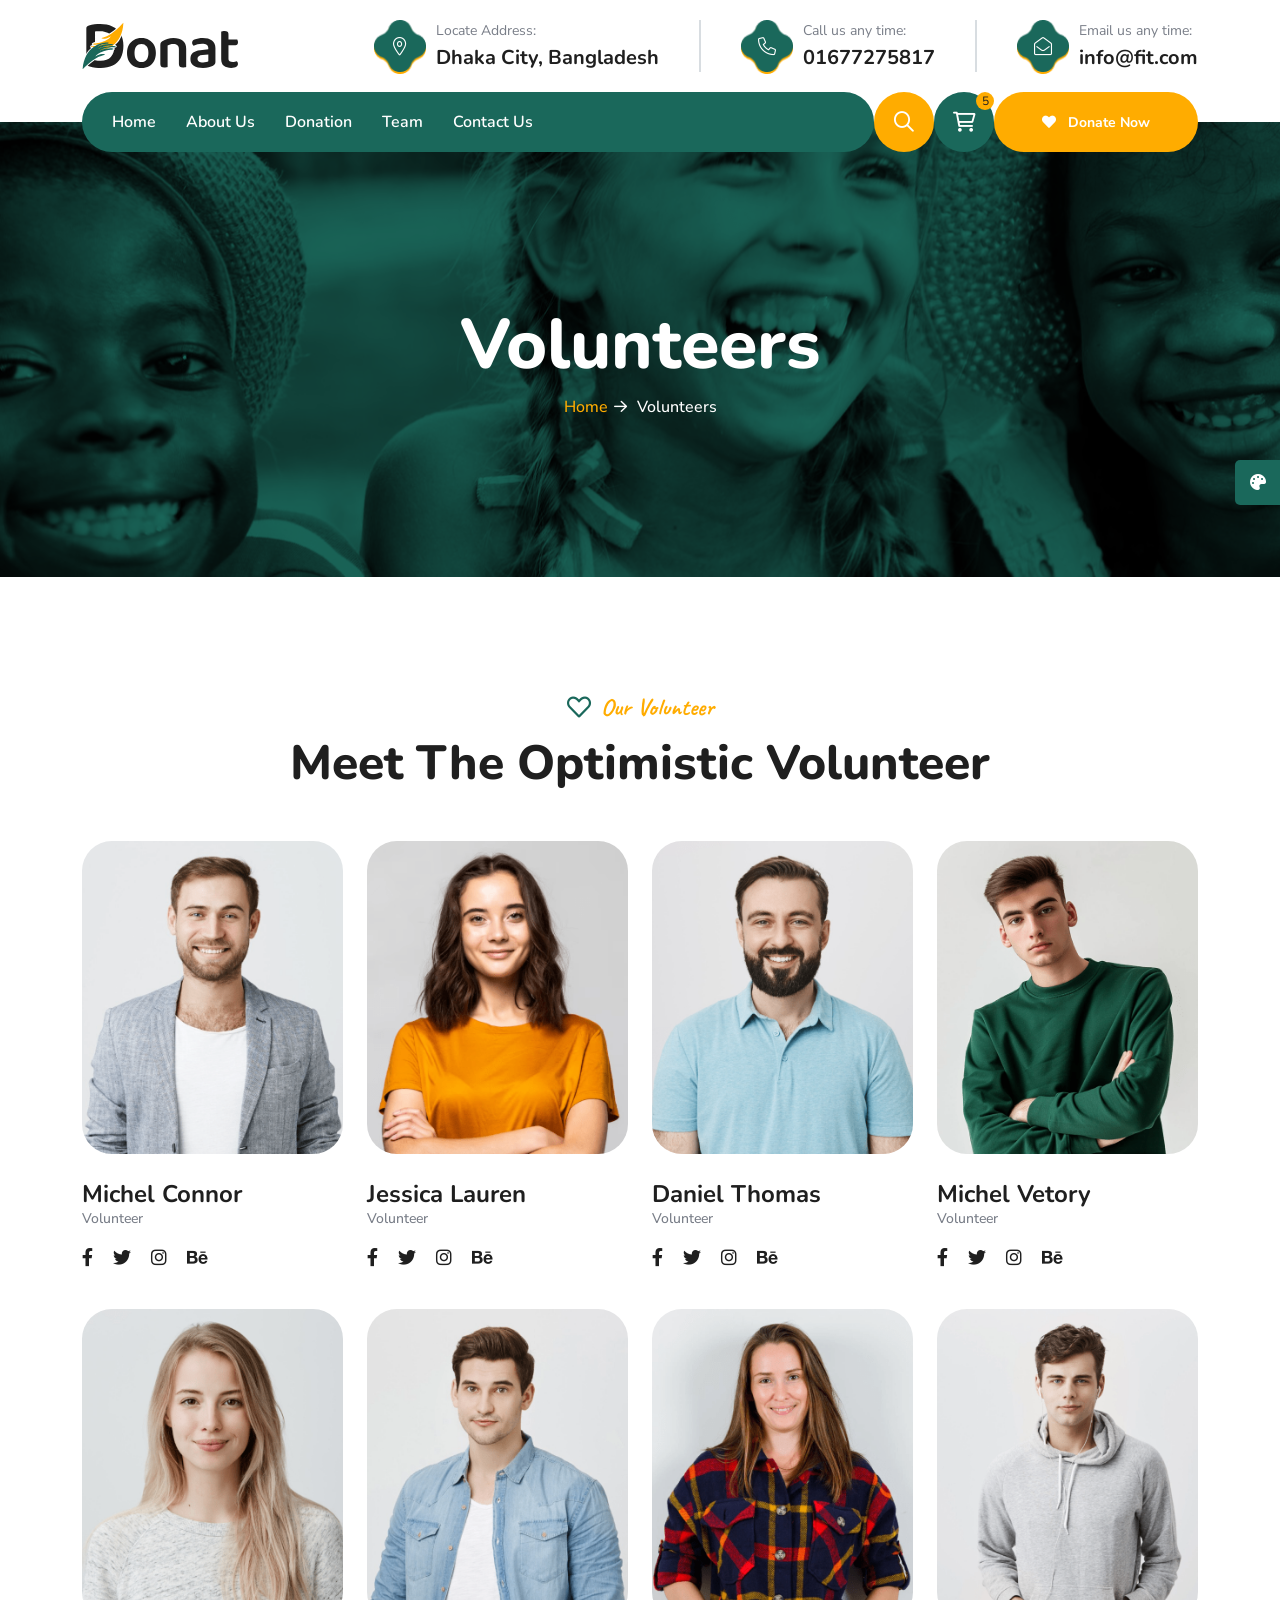
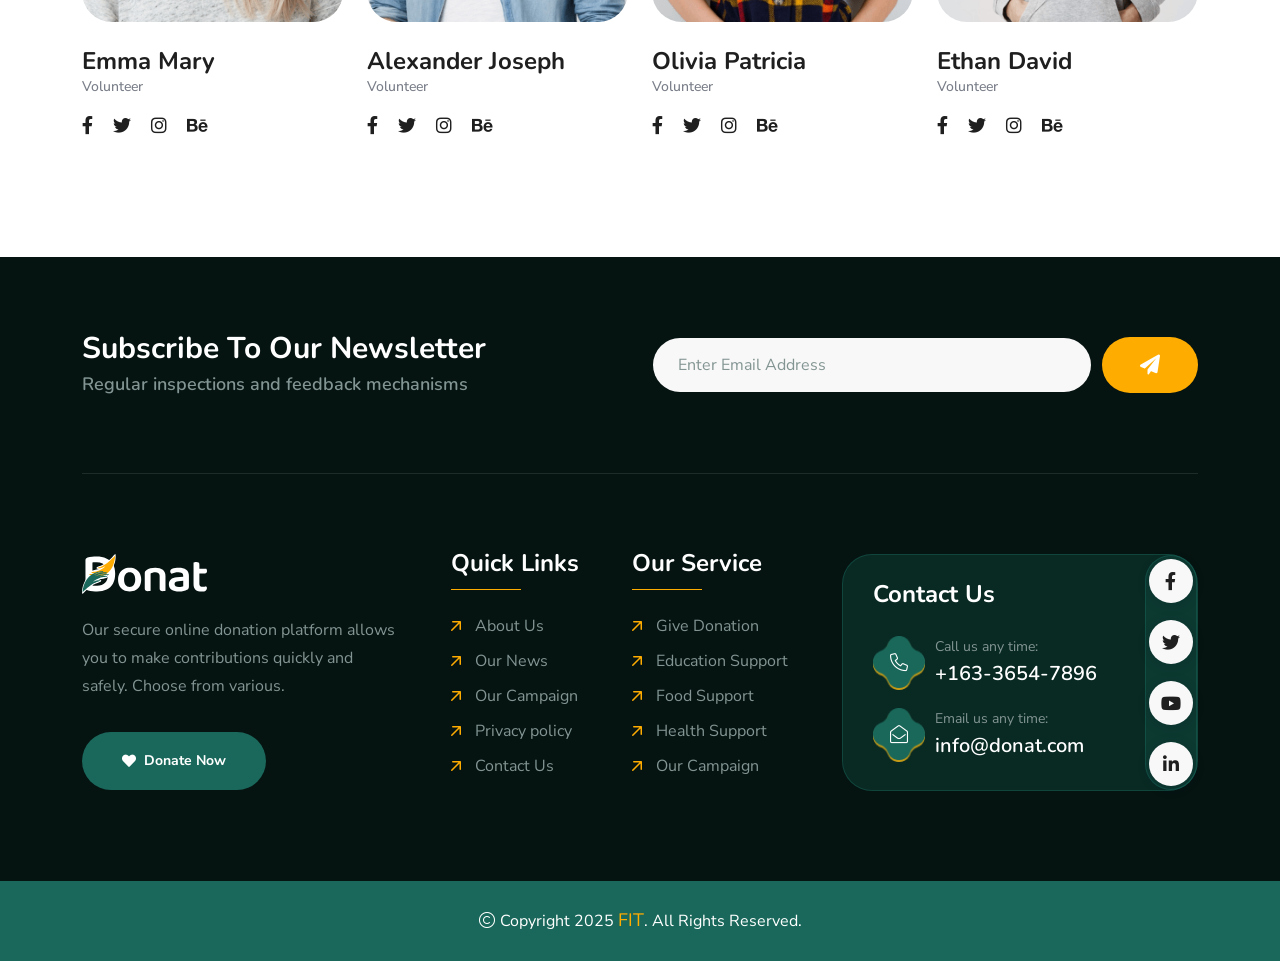
<file: team.html>
<!doctype html>
<html class="no-js" lang="zxx" dir="ltr">



<head>
    <meta charset="utf-8">
    <meta http-equiv="x-ua-compatible" content="ie=edge">
    <title>FIT - Charity & Donation </title>
    <meta name="author" content="Donat">
    <meta name="description" content="Donat - Charity & Donation HTML Template">
    <meta name="keywords" content="Donat - Charity & Donation HTML Template">
    <meta name="robots" content="INDEX,FOLLOW">

    <!-- Mobile Specific Metas -->
    <meta name="viewport" content="width=device-width, initial-scale=1, shrink-to-fit=no">

    <!-- Favicons - Place favicon.ico in the root directory -->
    <link rel="apple-touch-icon" sizes="57x57" href="assets/img/favicons/apple-icon-57x57.png">
    <link rel="apple-touch-icon" sizes="60x60" href="assets/img/favicons/apple-icon-60x60.png">
    <link rel="apple-touch-icon" sizes="72x72" href="assets/img/favicons/apple-icon-72x72.png">
    <link rel="apple-touch-icon" sizes="76x76" href="assets/img/favicons/apple-icon-76x76.png">
    <link rel="apple-touch-icon" sizes="114x114" href="assets/img/favicons/apple-icon-114x114.png">
    <link rel="apple-touch-icon" sizes="120x120" href="assets/img/favicons/apple-icon-120x120.png">
    <link rel="apple-touch-icon" sizes="144x144" href="assets/img/favicons/apple-icon-144x144.png">
    <link rel="apple-touch-icon" sizes="152x152" href="assets/img/favicons/apple-icon-152x152.png">
    <link rel="apple-touch-icon" sizes="180x180" href="assets/img/favicons/apple-icon-180x180.png">
    <link rel="icon" type="image/png" sizes="192x192" href="assets/img/favicons/android-icon-192x192.png">
    <link rel="icon" type="image/png" sizes="32x32" href="assets/img/favicons/favicon-32x32.png">
    <link rel="icon" type="image/png" sizes="96x96" href="assets/img/favicons/favicon-96x96.png">
    <link rel="icon" type="image/png" sizes="16x16" href="assets/img/favicons/favicon-16x16.png">
    <link rel="manifest" href="assets/img/favicons/manifest.json">
    <meta name="msapplication-TileColor" content="#ffffff">
    <meta name="msapplication-TileImage" content="assets/img/favicons/ms-icon-144x144.png">
    <meta name="theme-color" content="#ffffff">

    <!--==============================
	  Google Fonts
	============================== -->
    <link rel="preconnect" href="https://fonts.googleapis.com/">
    <link rel="preconnect" href="https://fonts.gstatic.com/" crossorigin>
    <link href="https://fonts.googleapis.com/css2?family=Caveat:wght@400..700&amp;family=Nunito+Sans:ital,opsz,wght@0,6..12,200..1000;1,6..12,200..1000&amp;family=Nunito:ital,wght@0,200..1000;1,200..1000&amp;display=swap" rel="stylesheet">

    <!--==============================
	    All CSS File
	============================== -->
    <!-- Bootstrap -->
    <link rel="stylesheet" href="assets/css/bootstrap.min.css">
    <!-- Fontawesome Icon -->
    <link rel="stylesheet" href="assets/css/fontawesome.min.css">
    <!-- Magnific Popup -->
    <link rel="stylesheet" href="assets/css/magnific-popup.min.css">
    <!-- Swiper Js -->
    <link rel="stylesheet" href="assets/css/swiper-bundle.min.css">
    <!-- Theme Custom CSS -->
    <link rel="stylesheet" href="assets/css/style.css">

</head>

<body>

    <!--[if lte IE 9]>
    	<p class="browserupgrade">You are using an <strong>outdated</strong> browser. Please <a href="https://browsehappy.com/">upgrade your browser</a> to improve your experience and security.</p>
  	<![endif]-->


    <!--********************************
   		Code Start From Here 
	******************************** -->

    <!--==============================
     Preloader
  ==============================-->
    <div class="preloader ">
        <button class="th-btn style2 preloaderCls">Cancel Preloader </button>
        <div class="preloader-inner">
            <span class="loader">
                Donat
                <span class="loading-text">FIT Donat</span>
            </span>
        </div>
    </div><!--==============================
    Sidemenu
============================== -->
    <div class="sidemenu-wrapper sidemenu-cart ">
        <div class="sidemenu-content">
            <button class="closeButton sideMenuCls"><i class="far fa-times"></i></button>
            <div class="widget woocommerce widget_shopping_cart">
                <h3 class="widget_title">Shopping cart</h3>
                <div class="widget_shopping_cart_content">
                    <ul class="woocommerce-mini-cart cart_list product_list_widget ">
                        <li class="woocommerce-mini-cart-item mini_cart_item">
                            <a href="#" class="remove remove_from_cart_button"><i class="far fa-times"></i></a>
                            <a href="#"><img src="assets/img/product/product_thumb_1_1.png" alt="Cart Image">Books</a>
                            <span class="quantity">1 ×
                                <span class="woocommerce-Price-amount amount">
                                    <span class="woocommerce-Price-currencySymbol">$</span>940.00</span>
                            </span>
                        </li>
                        <li class="woocommerce-mini-cart-item mini_cart_item">
                            <a href="#" class="remove remove_from_cart_button"><i class="far fa-times"></i></a>
                            <a href="#"><img src="assets/img/product/product_thumb_1_2.png" alt="Cart Image">Medicine</a>
                            <span class="quantity">1 ×
                                <span class="woocommerce-Price-amount amount">
                                    <span class="woocommerce-Price-currencySymbol">$</span>899.00</span>
                            </span>
                        </li>
                        <li class="woocommerce-mini-cart-item mini_cart_item">
                            <a href="#" class="remove remove_from_cart_button"><i class="far fa-times"></i></a>
                            <a href="#"><img src="assets/img/product/product_thumb_1_3.png" alt="Cart Image">Dress</a>
                            <span class="quantity">1 ×
                                <span class="woocommerce-Price-amount amount">
                                    <span class="woocommerce-Price-currencySymbol">$</span>756.00</span>
                            </span>
                        </li>
                        <li class="woocommerce-mini-cart-item mini_cart_item">
                            <a href="#" class="remove remove_from_cart_button"><i class="far fa-times"></i></a>
                            <a href="#"><img src="assets/img/product/product_thumb_1_4.png" alt="Cart Image">Chair</a>
                            <span class="quantity">1 ×
                                <span class="woocommerce-Price-amount amount">
                                    <span class="woocommerce-Price-currencySymbol">$</span>723.00</span>
                            </span>
                        </li>
                        <li class="woocommerce-mini-cart-item mini_cart_item">
                            <a href="#" class="remove remove_from_cart_button"><i class="far fa-times"></i></a>
                            <a href="#"><img src="assets/img/product/product_thumb_1_5.png" alt="Cart Image">Cloths</a>
                            <span class="quantity">1 ×
                                <span class="woocommerce-Price-amount amount">
                                    <span class="woocommerce-Price-currencySymbol">$</span>1080.00</span>
                            </span>
                        </li>
                    </ul>
                    <p class="woocommerce-mini-cart__total total">
                        <strong>Subtotal:</strong>
                        <span class="woocommerce-Price-amount amount">
                            <span class="woocommerce-Price-currencySymbol">$</span>4398.00</span>
                    </p>
                    <p class="woocommerce-mini-cart__buttons buttons">
                        <a href="cart.html" class="th-btn wc-forward">View cart</a>
                        <a href="checkout.html" class="th-btn checkout wc-forward">Checkout</a>
                    </p>
                </div>
            </div>
        </div>
    </div>
    <div class="popup-search-box d-none d-lg-block">
        <button class="searchClose"><i class="far fa-times"></i></button>
        <form action="#">
            <input type="text" placeholder="What are you looking for?">
            <button type="submit"><i class="fal fa-search"></i></button>
        </form>
    </div><!--==============================
    Mobile Menu
  ============================== -->
    <div class="th-menu-wrapper">
        <div class="th-menu-area text-center">
            <button class="th-menu-toggle"><i class="fal fa-times"></i></button>
            <div class="mobile-logo">
                <a href="index.html"><img src="assets/img/logo.svg" alt="Donat"></a>
            </div>
            <div class="th-mobile-menu">
                <ul>
                    <li class="menu-item-has-children">
                        <a href="index.html">Home</a>
                        <!--
                        <ul class="sub-menu">
                            <li class="menu-item-has-children">
                                <a href="#">Multipage</a>
                                <ul class="sub-menu">
                                    <li><a href="index.html">Home One</a></li>
                                    <li><a href="home-2.html">Home Two</a></li>
                                    <li><a href="home-3.html">Home Three</a></li>
                                    <li><a href="home-4.html">Home Four</a></li>
                                    <li><a href="home-5.html">Home Five</a></li>
                                </ul>
                            </li>
                            <li class="menu-item-has-children">
                                <a href="#">Onepage</a>
                                <ul class="sub-menu">
                                    <li><a href="home-1-op.html">Home One</a></li>
                                    <li><a href="home-2-op.html">Home Two</a></li>
                                    <li><a href="home-3-op.html">Home Three</a></li>
                                    <li><a href="home-4-op.html">Home Four</a></li>
                                    <li><a href="home-5-op.html">Home Five</a></li>
                                </ul>
                            </li>
                            <li class="menu-item-has-children">
                                <a href="#">RTL</a>
                                <ul class="sub-menu">
                                    <li><a href="home-1-rtl.html">Home One</a></li>
                                    <li><a href="home-2-rtl.html">Home Two</a></li>
                                    <li><a href="home-3-rtl.html">Home Three</a></li>
                                    <li><a href="home-4-rtl.html">Home Four</a></li>
                                    <li><a href="home-5-rtl.html">Home Five</a></li>
                                </ul>
                        -->
                            </li>
                        </ul>
                    </li>
                    <li><a href="about.html">About Us</a></li>
                    <li class="menu-item-has-children">
                        <a href="#">Donations</a>
                        <ul class="sub-menu">
                            <li><a href="donation.html">Donations</a></li>
                            <li><a href="donation-details.html">Donation Details</a></li>
                            <li><a href="donate-now.html">Donate Now</a></li>
                        </ul>
                    </li>
                    <!--
                    <li class="menu-item-has-children">
                        <a href="#">Pages</a>
                        <ul class="sub-menu">
                            <li class="menu-item-has-children">
                                <a href="#">Shop</a>
                                <ul class="sub-menu">
                                    <li><a href="shop.html">Shop</a></li>
                                    <li><a href="shop-details.html">Shop Details</a></li>
                                    <li><a href="cart.html">Cart Page</a></li>
                                    <li><a href="checkout.html">Checkout</a></li>
                                    <li><a href="wishlist.html">Wishlist</a></li>
                                </ul>
                            </li>
                            <li><a href="team.html">Volunteers</a></li>
                            <li><a href="team-details.html">Volunteer Details</a></li>
                            <li><a href="add-team.html">Become A Volunteer</a></li>
                            <li><a href="gallery.html">Gallery</a></li>
                            <li><a href="pricing.html">Pricing</a></li>
                            <li><a href="faq.html">FAQS</a></li>
                            <li><a href="testimonial.html">Testimonials</a></li>
                            <li><a href="error.html">Error Page</a></li>
                        </ul>
                    </li>
                   
                    <li class="menu-item-has-children">
                        <a href="#">Blog</a>
                        <ul class="sub-menu">
                            <li><a href="blog.html">Blog</a></li>
                            <li><a href="blog-details.html">Blog Details</a></li>
                        </ul>
                    </li>
                    -->
                    <li>
                    <a href="team.html">Team</a>
                                
                    </li>
                    <li>
                        <a href="contact.html">Contact Us</a>
                    </li>
                </ul>
            </div>
        </div>
    </div>
    <div class="color-scheme-wrap active">
        <button class="switchIcon"><i class="fa-solid fa-palette"></i></button>
        <h3 class="color-scheme-wrap-title text-center">Color Switcher</h3>
        <h4 class="color-scheme-wrap-subtitle text-center">Theme Color</h4>
        <div class="color-switch-btns">
            <button data-color="#1A685B"><i class="fa-solid fa-droplet"></i></button>
            <button data-color="#f34e3a"><i class="fa-solid fa-droplet"></i></button>
            <button data-color="#FF4857"><i class="fa-solid fa-droplet"></i></button>
            <button data-color="#3843C1"><i class="fa-solid fa-droplet"></i></button>
            <button data-color="#FF7E02"><i class="fa-solid fa-droplet"></i></button>
        </div>
        <h4 class="color-scheme-wrap-subtitle mt-20 text-center">Secondary Color</h4>
        <div class="secondary-color-switch-btns">
            <button data-secondary-color="#FFAC00"><i class="fa-solid fa-droplet"></i></button>
            <button data-secondary-color="#F41E1E"><i class="fa-solid fa-droplet"></i></button>
            <button data-secondary-color="#f34e3a"><i class="fa-solid fa-droplet"></i></button>
            <button data-secondary-color="#FF4857"><i class="fa-solid fa-droplet"></i></button>
            <button data-secondary-color="#3843C1"><i class="fa-solid fa-droplet"></i></button>
        </div>
    </div><!--==============================
	Header Area
==============================-->
    <header class="th-header header-default">
        <div class="menu-top">
            <div class="container">
                <div class="row justify-content-center justify-content-lg-between align-items-center gy-2">
                    <div class="col-auto d-none d-lg-block">
                        <div class="header-logo">
                            <a href="index.html"><img src="assets/img/logo.svg" alt="Donat"></a>
                        </div>
                    </div>
                    <div class="col-auto d-none d-md-block">
                        <div class="info-card-wrap">
                            <div class="info-card">
                                <div class="box-icon">
                                    <i class="fal fa-map-marker-alt"></i>
                                    <div class="bg-shape1" data-mask-src="assets/img/shape/info_card_icon_bg_shape_1_1.png"></div>
                                    <div class="bg-shape2" data-mask-src="assets/img/shape/info_card_icon_bg_shape_1_1.png"></div>
                                </div>
                                <div class="box-content">
                                    <p class="box-text">Locate Address:</p>
                                    <h4 class="box-title"><a href="https://www.google.com/maps">Dhaka City, Bangladesh</a></h4>
                                </div>
                            </div>
                            <div class="info-card">
                                <div class="box-icon">
                                    <i class="fal fa-phone"></i>
                                    <div class="bg-shape1" data-mask-src="assets/img/shape/info_card_icon_bg_shape_1_1.png"></div>
                                    <div class="bg-shape2" data-mask-src="assets/img/shape/info_card_icon_bg_shape_1_1.png"></div>
                                </div>
                                <div class="box-content">
                                    <p class="box-text">Call us any time:</p>
                                    <h4 class="box-title"><a href="tel:16336547896">01677275817</a></h4>
                                </div>
                            </div>
                            <div class="info-card">
                                <div class="box-icon">
                                    <i class="fal fa-envelope-open"></i>
                                    <div class="bg-shape1" data-mask-src="assets/img/shape/info_card_icon_bg_shape_1_1.png"></div>
                                    <div class="bg-shape2" data-mask-src="assets/img/shape/info_card_icon_bg_shape_1_1.png"></div>
                                </div>
                                <div class="box-content">
                                    <p class="box-text">Email us any time:</p>
                                    <h4 class="box-title"><a href="mailto:info@donat.com">info@fit.com</a></h4>
                                </div>
                            </div>
                        </div>
                    </div>
                    <div class="col-auto header-social-col">
                        <div class="th-social">
                            <a href="https://www.facebook.com/"><i class="fab fa-facebook-f"></i></a>
                            <a href="https://www.twitter.com/"><i class="fab fa-twitter"></i></a>
                            <a href="https://www.youtube.com/"><i class="fab fa-youtube"></i></a>
                            <a href="https://www.linkedin.com/"><i class="fab fa-linkedin-in"></i></a>
                        </div>
                    </div>
                </div>
            </div>
        </div>
        <div class="sticky-wrapper">
            <!-- Main Menu Area -->
            <div class="container">
                <div class="menu-area">
                    <div class="menu-area-wrap">
                        <div class="col-auto d-inline-block d-lg-none">
                            <div class="header-logo">
                                <a href="index.html"><img src="assets/img/logo-white.svg" alt="Donat"></a>
                            </div>
                        </div>
                        
                        <nav class="main-menu d-none d-lg-block">
                            <ul>
                                <li class="">
                                    <a href="index.html">Home</a>                       
                                </li>
                                <li>
                                    <a href="about.html">About Us</a>
                                </li>
                               <li>
                                    <a href="donation.html">Donation</a>
                                </li>
                                
                                <li>
                                    <a href="team.html">Team</a>
                                </li>

                                <li>
                                    <a href="contact.html">Contact Us</a>
                                </li>

                            </ul>
                        </nav>

                        <p class="header-notice"><img class="me-1" src="assets/img/icon/heart-icon.svg" alt="img">Are you ready to help them? Let’s become a volunteers...</p>
                    </div>
                    <div class="header-button">
                        <button type="button" class="icon-btn style2 searchBoxToggler d-lg-block d-none"><i class="far fa-search"></i></button>
                        <button type="button" class="icon-btn sideMenuToggler">
                            <span class="badge">5</span>
                            <i class="fa-regular fa-cart-shopping"></i>
                        </button>
                        <a href="contact.html" class="th-btn style3 d-lg-block d-none"><i class="fas fa-heart me-2"></i> Donate Now</a>
                        <button type="button" class="icon-btn th-menu-toggle d-lg-none"><i class="far fa-bars"></i></button>
                    </div>
                </div>
            </div>
        </div>
    </header>


    <!--==============================
    Breadcumb
============================== -->
    <div class="breadcumb-wrapper " data-bg-src="assets/img/bg/breadcumb-bg.jpg" data-overlay="theme">
        <div class="container">
            <div class="breadcumb-content">
                <h1 class="breadcumb-title">Volunteers</h1>
                <ul class="breadcumb-menu">
                    <li><a href="index.html">Home</a></li>
                    <li>Volunteers</li>
                </ul>
            </div>
        </div>
    </div><!--==============================
Team Area  
==============================-->
    <section class="space" id="team-sec">
        <div class="container">
            <div class="title-area text-center">
                <span class="sub-title after-none before-none"><i class="far fa-heart text-theme"></i> Our Volunteer</span>
                <h2 class="sec-title">Meet The Optimistic Volunteer</h2>
            </div>
            <div class="row gy-40">
                <!-- Single Item -->
                <div class="col-lg-3 col-md-6">
                    <div class="th-team team-card3">
                        <div class="team-img">
                            <img src="assets/img/team/team_3_1.png" alt="Team">
                        </div>
                        <div class="team-card-content">
                            <h3 class="box-title"><a href="team-details.html">Michel Connor</a></h3>
                            <span class="team-desig">Volunteer</span>
                            <div class="th-social style2">
                                <a target="_blank" href="https://facebook.com/"><i class="fab fa-facebook-f"></i></a>
                                <a target="_blank" href="https://twitter.com/"><i class="fab fa-twitter"></i></a>
                                <a target="_blank" href="https://instagram.com/"><i class="fab fa-instagram"></i></a>
                                <a target="_blank" href="https://behance.com/"><i class="fab fa-behance"></i></a>
                            </div>
                        </div>
                    </div>
                </div>

                <!-- Single Item -->
                <div class="col-lg-3 col-md-6">
                    <div class="th-team team-card3">
                        <div class="team-img">
                            <img src="assets/img/team/team_3_2.png" alt="Team">
                        </div>
                        <div class="team-card-content">
                            <h3 class="box-title"><a href="team-details.html">Jessica Lauren</a></h3>
                            <span class="team-desig">Volunteer</span>
                            <div class="th-social style2">
                                <a target="_blank" href="https://facebook.com/"><i class="fab fa-facebook-f"></i></a>
                                <a target="_blank" href="https://twitter.com/"><i class="fab fa-twitter"></i></a>
                                <a target="_blank" href="https://instagram.com/"><i class="fab fa-instagram"></i></a>
                                <a target="_blank" href="https://behance.com/"><i class="fab fa-behance"></i></a>
                            </div>
                        </div>
                    </div>
                </div>

                <!-- Single Item -->
                <div class="col-lg-3 col-md-6">
                    <div class="th-team team-card3">
                        <div class="team-img">
                            <img src="assets/img/team/team_3_3.png" alt="Team">
                        </div>
                        <div class="team-card-content">
                            <h3 class="box-title"><a href="team-details.html">Daniel Thomas</a></h3>
                            <span class="team-desig">Volunteer</span>
                            <div class="th-social style2">
                                <a target="_blank" href="https://facebook.com/"><i class="fab fa-facebook-f"></i></a>
                                <a target="_blank" href="https://twitter.com/"><i class="fab fa-twitter"></i></a>
                                <a target="_blank" href="https://instagram.com/"><i class="fab fa-instagram"></i></a>
                                <a target="_blank" href="https://behance.com/"><i class="fab fa-behance"></i></a>
                            </div>
                        </div>
                    </div>
                </div>

                <!-- Single Item -->
                <div class="col-lg-3 col-md-6">
                    <div class="th-team team-card3">
                        <div class="team-img">
                            <img src="assets/img/team/team_3_4.png" alt="Team">
                        </div>
                        <div class="team-card-content">
                            <h3 class="box-title"><a href="team-details.html">Michel Vetory</a></h3>
                            <span class="team-desig">Volunteer</span>
                            <div class="th-social style2">
                                <a target="_blank" href="https://facebook.com/"><i class="fab fa-facebook-f"></i></a>
                                <a target="_blank" href="https://twitter.com/"><i class="fab fa-twitter"></i></a>
                                <a target="_blank" href="https://instagram.com/"><i class="fab fa-instagram"></i></a>
                                <a target="_blank" href="https://behance.com/"><i class="fab fa-behance"></i></a>
                            </div>
                        </div>
                    </div>
                </div>

                <!-- Single Item -->
                <div class="col-lg-3 col-md-6">
                    <div class="th-team team-card3">
                        <div class="team-img">
                            <img src="assets/img/team/team_3_5.png" alt="Team">
                        </div>
                        <div class="team-card-content">
                            <h3 class="box-title"><a href="team-details.html">Emma Mary</a></h3>
                            <span class="team-desig">Volunteer</span>
                            <div class="th-social style2">
                                <a target="_blank" href="https://facebook.com/"><i class="fab fa-facebook-f"></i></a>
                                <a target="_blank" href="https://twitter.com/"><i class="fab fa-twitter"></i></a>
                                <a target="_blank" href="https://instagram.com/"><i class="fab fa-instagram"></i></a>
                                <a target="_blank" href="https://behance.com/"><i class="fab fa-behance"></i></a>
                            </div>
                        </div>
                    </div>
                </div>

                <!-- Single Item -->
                <div class="col-lg-3 col-md-6">
                    <div class="th-team team-card3">
                        <div class="team-img">
                            <img src="assets/img/team/team_3_6.png" alt="Team">
                        </div>
                        <div class="team-card-content">
                            <h3 class="box-title"><a href="team-details.html">Alexander Joseph</a></h3>
                            <span class="team-desig">Volunteer</span>
                            <div class="th-social style2">
                                <a target="_blank" href="https://facebook.com/"><i class="fab fa-facebook-f"></i></a>
                                <a target="_blank" href="https://twitter.com/"><i class="fab fa-twitter"></i></a>
                                <a target="_blank" href="https://instagram.com/"><i class="fab fa-instagram"></i></a>
                                <a target="_blank" href="https://behance.com/"><i class="fab fa-behance"></i></a>
                            </div>
                        </div>
                    </div>
                </div>

                <!-- Single Item -->
                <div class="col-lg-3 col-md-6">
                    <div class="th-team team-card3">
                        <div class="team-img">
                            <img src="assets/img/team/team_3_7.png" alt="Team">
                        </div>
                        <div class="team-card-content">
                            <h3 class="box-title"><a href="team-details.html">Olivia Patricia</a></h3>
                            <span class="team-desig">Volunteer</span>
                            <div class="th-social style2">
                                <a target="_blank" href="https://facebook.com/"><i class="fab fa-facebook-f"></i></a>
                                <a target="_blank" href="https://twitter.com/"><i class="fab fa-twitter"></i></a>
                                <a target="_blank" href="https://instagram.com/"><i class="fab fa-instagram"></i></a>
                                <a target="_blank" href="https://behance.com/"><i class="fab fa-behance"></i></a>
                            </div>
                        </div>
                    </div>
                </div>

                <!-- Single Item -->
                <div class="col-lg-3 col-md-6">
                    <div class="th-team team-card3">
                        <div class="team-img">
                            <img src="assets/img/team/team_3_8.png" alt="Team">
                        </div>
                        <div class="team-card-content">
                            <h3 class="box-title"><a href="team-details.html">Ethan David</a></h3>
                            <span class="team-desig">Volunteer</span>
                            <div class="th-social style2">
                                <a target="_blank" href="https://facebook.com/"><i class="fab fa-facebook-f"></i></a>
                                <a target="_blank" href="https://twitter.com/"><i class="fab fa-twitter"></i></a>
                                <a target="_blank" href="https://instagram.com/"><i class="fab fa-instagram"></i></a>
                                <a target="_blank" href="https://behance.com/"><i class="fab fa-behance"></i></a>
                            </div>
                        </div>
                    </div>
                </div>

            </div>
        </div>
    </section>


    <!--==============================
	Footer Area
==============================-->
    <footer class="footer-wrapper footer-default" data-bg-src="assets/img/bg/footer-default-bg-mask.png">
        <div class="footer-bg-shape2 shape-mockup jump" data-top="20%" data-right="0">
            <img src="assets/img/shape/footer-bg-shape3.png" alt="img">
        </div>
        <div class="footer-bg-shape3 shape-mockup d-none" data-bottom="0" data-right="0">
            <img src="assets/img/shape/footer-bg-shape2.png" alt="img">
        </div>
        <div class="footer-top">
            <div class="container">
                <div class="subscribe-box">
                    <div class="row gy-40 align-items-center justify-content-center">
                        <div class="col-xl-6">
                            <h4 class="subscribe-box_title">Subscribe to Our Newsletter</h4>
                            <p class="subscribe-box_text">Regular inspections and feedback mechanisms</p>
                        </div>
                        <div class="col-xl-6 col-lg-8">
                            <form class="newsletter-form">
                                <div class="form-group">
                                    <input class="form-control" type="email" placeholder="Enter Email Address" required="">
                                </div>
                                <button type="submit" class="th-btn style3"><i class="fas fa-paper-plane"></i></button>
                            </form>
                        </div>
                    </div>
                </div>
            </div>
        </div>
        <div class="widget-area">
            <div class="container">
                <div class="row justify-content-between">
                    <div class="col-md-6 col-xl-auto">
                        <div class="widget footer-widget">
                            <div class="th-widget-about">
                                <div class="about-logo">
                                    <a href="index.html"><img src="assets/img/logo-white.svg" alt="Donat"></a>
                                </div>
                                <p class="about-text"> Our secure online donation platform allows you to make contributions quickly and safely. Choose from various.</p>
                                <a href="contact.html" class="th-btn"><i class="fas fa-heart me-2"></i> Donate Now</a>
                            </div>
                        </div>
                    </div>
                    <div class="col-sm-6 col-xl-auto">
                        <div class="widget widget_nav_menu footer-widget">
                            <h3 class="widget_title">Quick Links</h3>
                            <div class="menu-all-pages-container">
                                <ul class="menu">
                                    <li><a href="about.html">About Us</a></li>
                                    <li><a href="blog.html">Our News</a></li>
                                    <li><a href="about.html">Our Campaign</a></li>
                                    <li><a href="contact.html">Privacy policy</a></li>
                                    <li><a href="contact.html">Contact Us</a></li>
                                </ul>
                            </div>
                        </div>
                    </div>
                    <div class="col-sm-6 col-xl-auto">
                        <div class="widget widget_nav_menu footer-widget">
                            <h3 class="widget_title">Our Service</h3>
                            <div class="menu-all-pages-container">
                                <ul class="menu">
                                    <li><a href="donate-now.html">Give Donation</a></li>
                                    <li><a href="faq.html">Education Support</a></li>
                                    <li><a href="faq.html">Food Support</a></li>
                                    <li><a href="faq.html">Health Support</a></li>
                                    <li><a href="gallery.html">Our Campaign </a></li>
                                </ul>
                            </div>
                        </div>
                    </div>
                    <div class="col-md-6 col-xl-auto">
                        <div class="widget footer-widget">
                            <div class="th-widget-contact">
                                <h3 class="widget_title">Contact Us</h3>
                                <div class="info-card">
                                    <div class="box-icon">
                                        <i class="fal fa-phone"></i>
                                        <div class="bg-shape1" data-mask-src="assets/img/shape/info_card_icon_bg_shape_1_1.png"></div>
                                        <div class="bg-shape2" data-mask-src="assets/img/shape/info_card_icon_bg_shape_1_1.png"></div>
                                    </div>
                                    <div class="box-content">
                                        <p class="box-text">Call us any time:</p>
                                        <h4 class="box-title"><a href="tel:16336547896">+163-3654-7896</a></h4>
                                    </div>
                                </div>
                                <div class="info-card">
                                    <div class="box-icon">
                                        <i class="fal fa-envelope-open"></i>
                                        <div class="bg-shape1" data-mask-src="assets/img/shape/info_card_icon_bg_shape_1_1.png"></div>
                                        <div class="bg-shape2" data-mask-src="assets/img/shape/info_card_icon_bg_shape_1_1.png"></div>
                                    </div>
                                    <div class="box-content">
                                        <p class="box-text">Email us any time:</p>
                                        <h4 class="box-title"><a href="mailto:info@donat.com">info@donat.com</a></h4>
                                    </div>
                                </div>
                                <div class="th-social style2">
                                    <a href="https://www.facebook.com/"><i class="fab fa-facebook-f"></i></a>
                                    <a href="https://www.twitter.com/"><i class="fab fa-twitter"></i></a>
                                    <a href="https://www.youtube.com/"><i class="fab fa-youtube"></i></a>
                                    <a href="https://www.linkedin.com/"><i class="fab fa-linkedin-in"></i></a>
                                </div>
                            </div>
                        </div>
                    </div>
                </div>
            </div>
        </div>
        <div class="copyright-wrap">
            <div class="container">
                <div class="row justify-content-center gy-3 align-items-center">
                    <div class="col-lg-12">
                        <p class="copyright-text text-center">
                            <i class="fal fa-copyright"></i> Copyright 2025 <a href="index.html">FIT</a>. All Rights Reserved.
                        </p>
                    </div>
                </div>
            </div>
        </div>
    </footer>

    <!--********************************
			Code End  Here 
	******************************** -->

    <!-- Scroll To Top -->
    <div class="scroll-top">
        <svg class="progress-circle svg-content" width="100%" height="100%" viewBox="-1 -1 102 102">
            <path d="M50,1 a49,49 0 0,1 0,98 a49,49 0 0,1 0,-98" style="transition: stroke-dashoffset 10ms linear 0s; stroke-dasharray: 307.919, 307.919; stroke-dashoffset: 307.919;"></path>
        </svg>
    </div>

    <!--==============================
    All Js File
============================== -->
    <!-- Jquery -->
    <script src="assets/js/vendor/jquery-3.7.1.min.js"></script>
    <!-- Swiper Js -->
    <script src="assets/js/swiper-bundle.min.js"></script>
    <!-- Bootstrap -->
    <script src="assets/js/bootstrap.min.js"></script>
    <!-- Magnific Popup -->
    <script src="assets/js/jquery.magnific-popup.min.js"></script>
    <!-- Counter Up -->
    <script src="assets/js/jquery.counterup.min.js"></script>
    <!-- Range Slider -->
    <script src="assets/js/jquery-ui.min.js"></script>
    <!-- Isotope Filter -->
    <script src="assets/js/imagesloaded.pkgd.min.js"></script>
    <script src="assets/js/isotope.pkgd.min.js"></script>

    <!-- Main Js File -->
    <script src="assets/js/main.js"></script>
</body>


<!-- Mirrored from https://html.themehour.net/donat/demo/team.html by HTTrack Website Copier/3.x [XR&CO], Sat, 17 Oct 2026 17:52:06 GMT -->
</html>
</file>
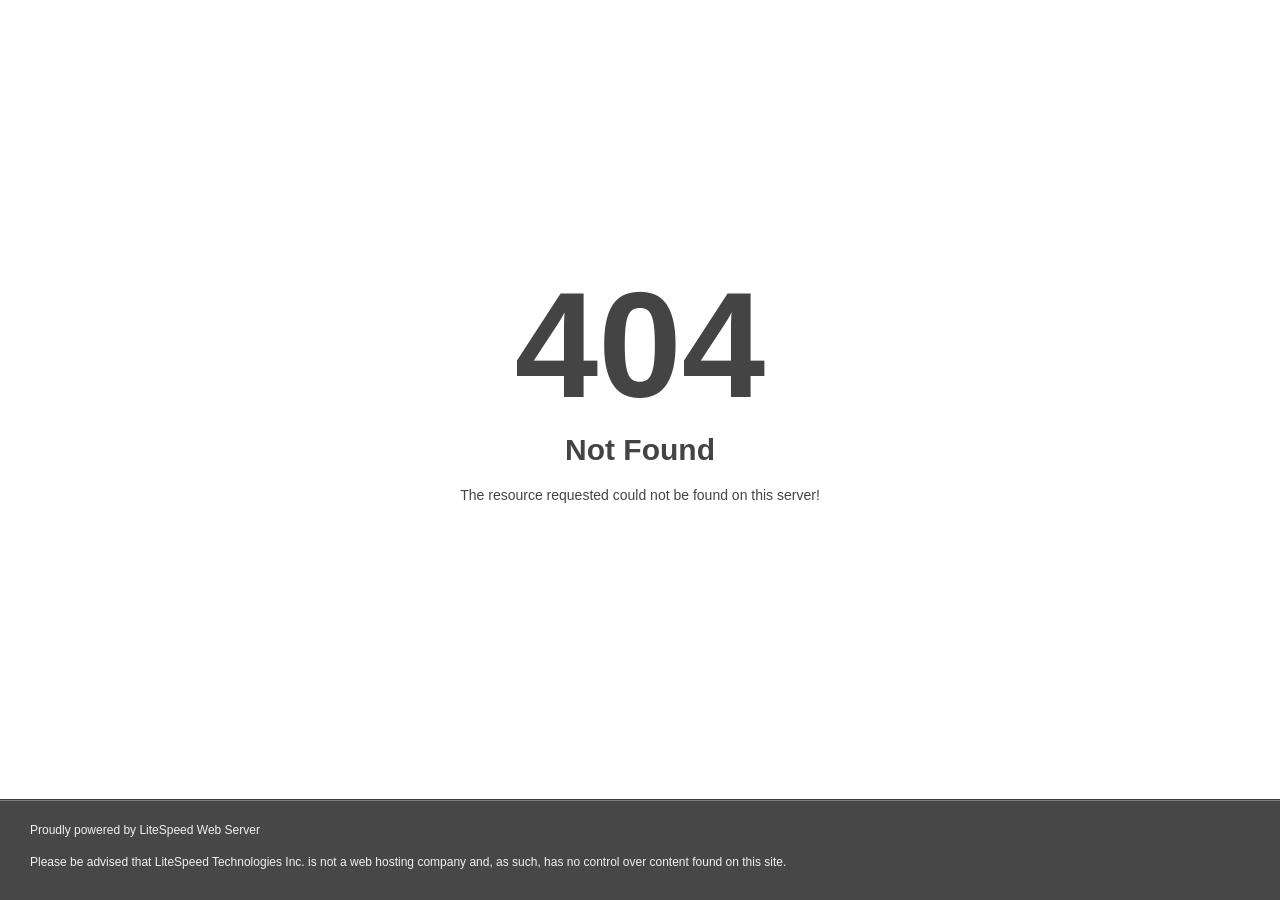
<file: assets/img/shape/star.html>
<!DOCTYPE html>
<html style="height:100%">
<head>
<meta name="viewport" content="width=device-width, initial-scale=1, shrink-to-fit=no" />
<title> 404 Not Found
</title><style>@media (prefers-color-scheme:dark){body{background-color:#000!important}}</style></head>
<body style="color: #444; margin:0;font: normal 14px/20px Arial, Helvetica, sans-serif; height:100%; background-color: #fff;">
<div style="height:auto; min-height:100%; ">     <div style="text-align: center; width:800px; margin-left: -400px; position:absolute; top: 30%; left:50%;">
        <h1 style="margin:0; font-size:150px; line-height:150px; font-weight:bold;">404</h1>
<h2 style="margin-top:20px;font-size: 30px;">Not Found
</h2>
<p>The resource requested could not be found on this server!</p>
</div></div><div style="color:#f0f0f0; font-size:12px;margin:auto;padding:0px 30px 0px 30px;position:relative;clear:both;height:100px;margin-top:-101px;background-color:#474747;border-top: 1px solid rgba(0,0,0,0.15);box-shadow: 0 1px 0 rgba(255, 255, 255, 0.3) inset;">
<br>Proudly powered by LiteSpeed Web Server<p>Please be advised that LiteSpeed Technologies Inc. is not a web hosting company and, as such, has no control over content found on this site.</p></div></body></html>
</file>
